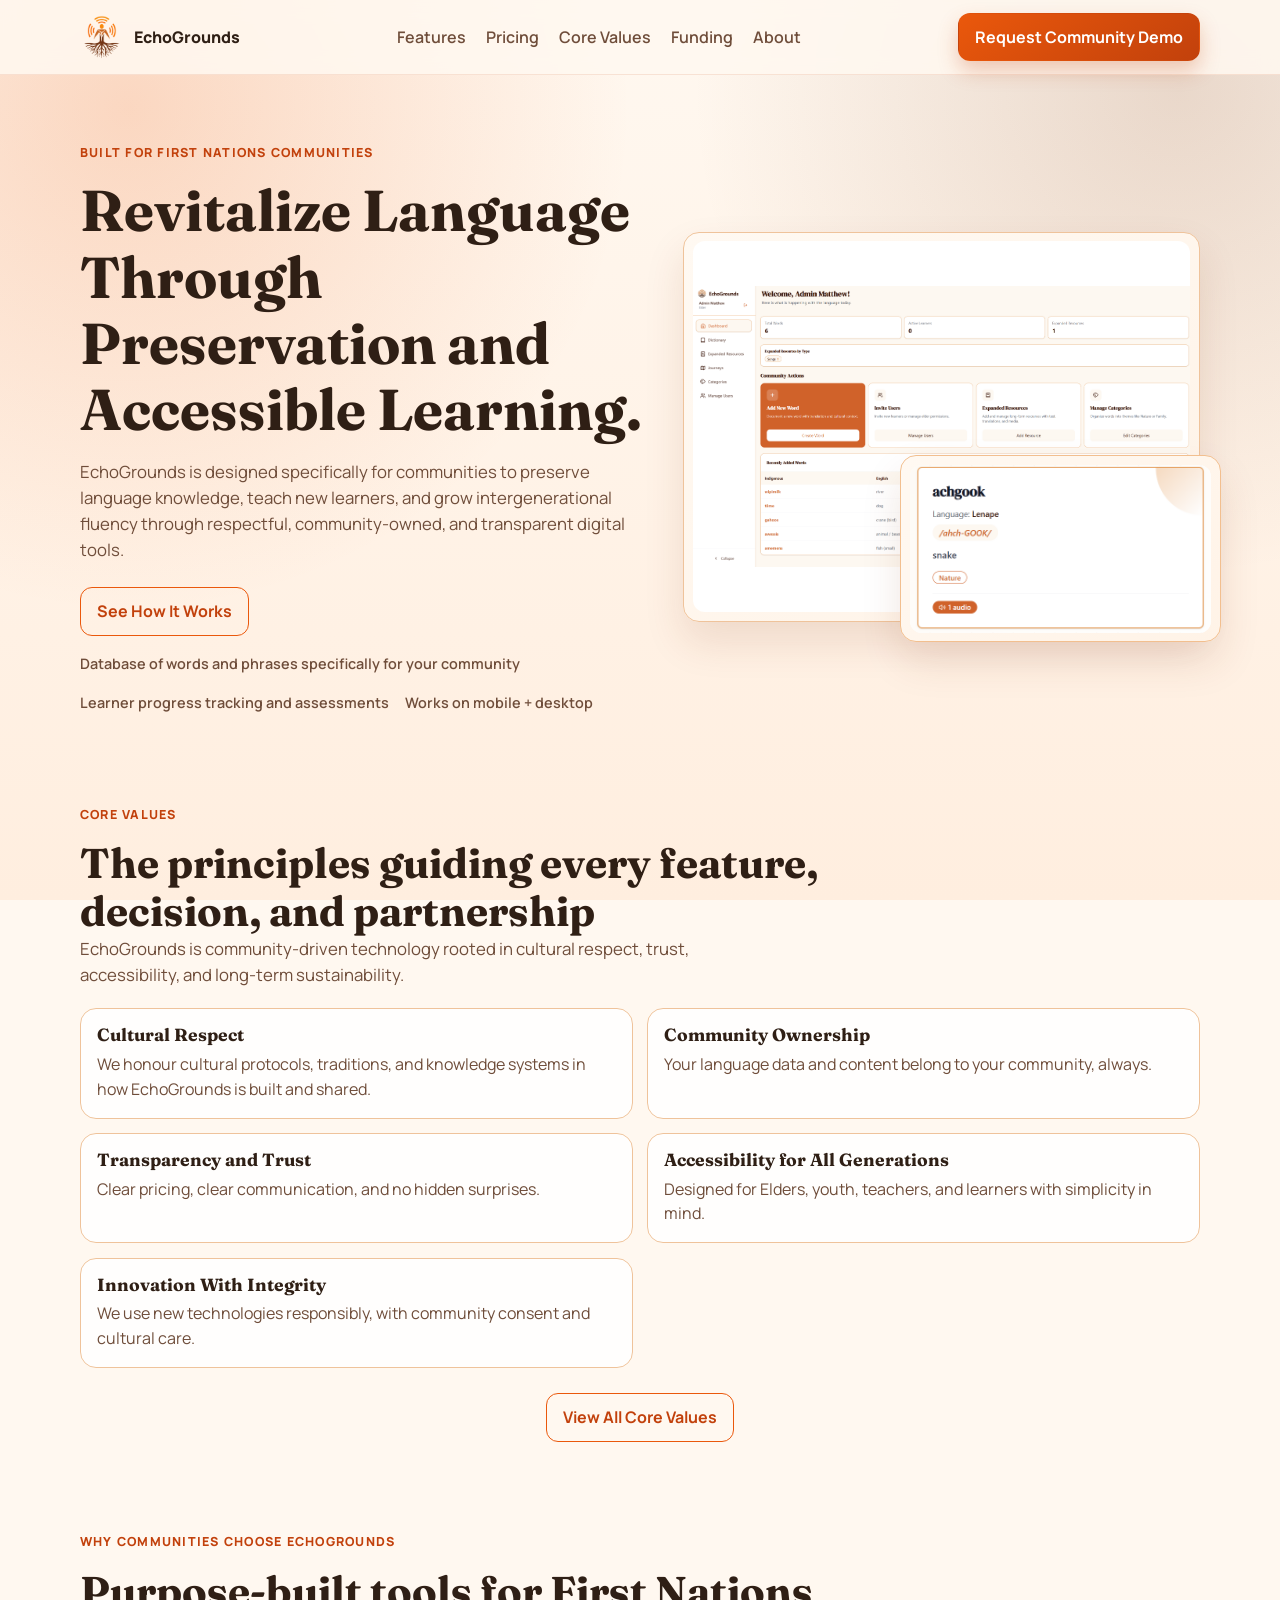
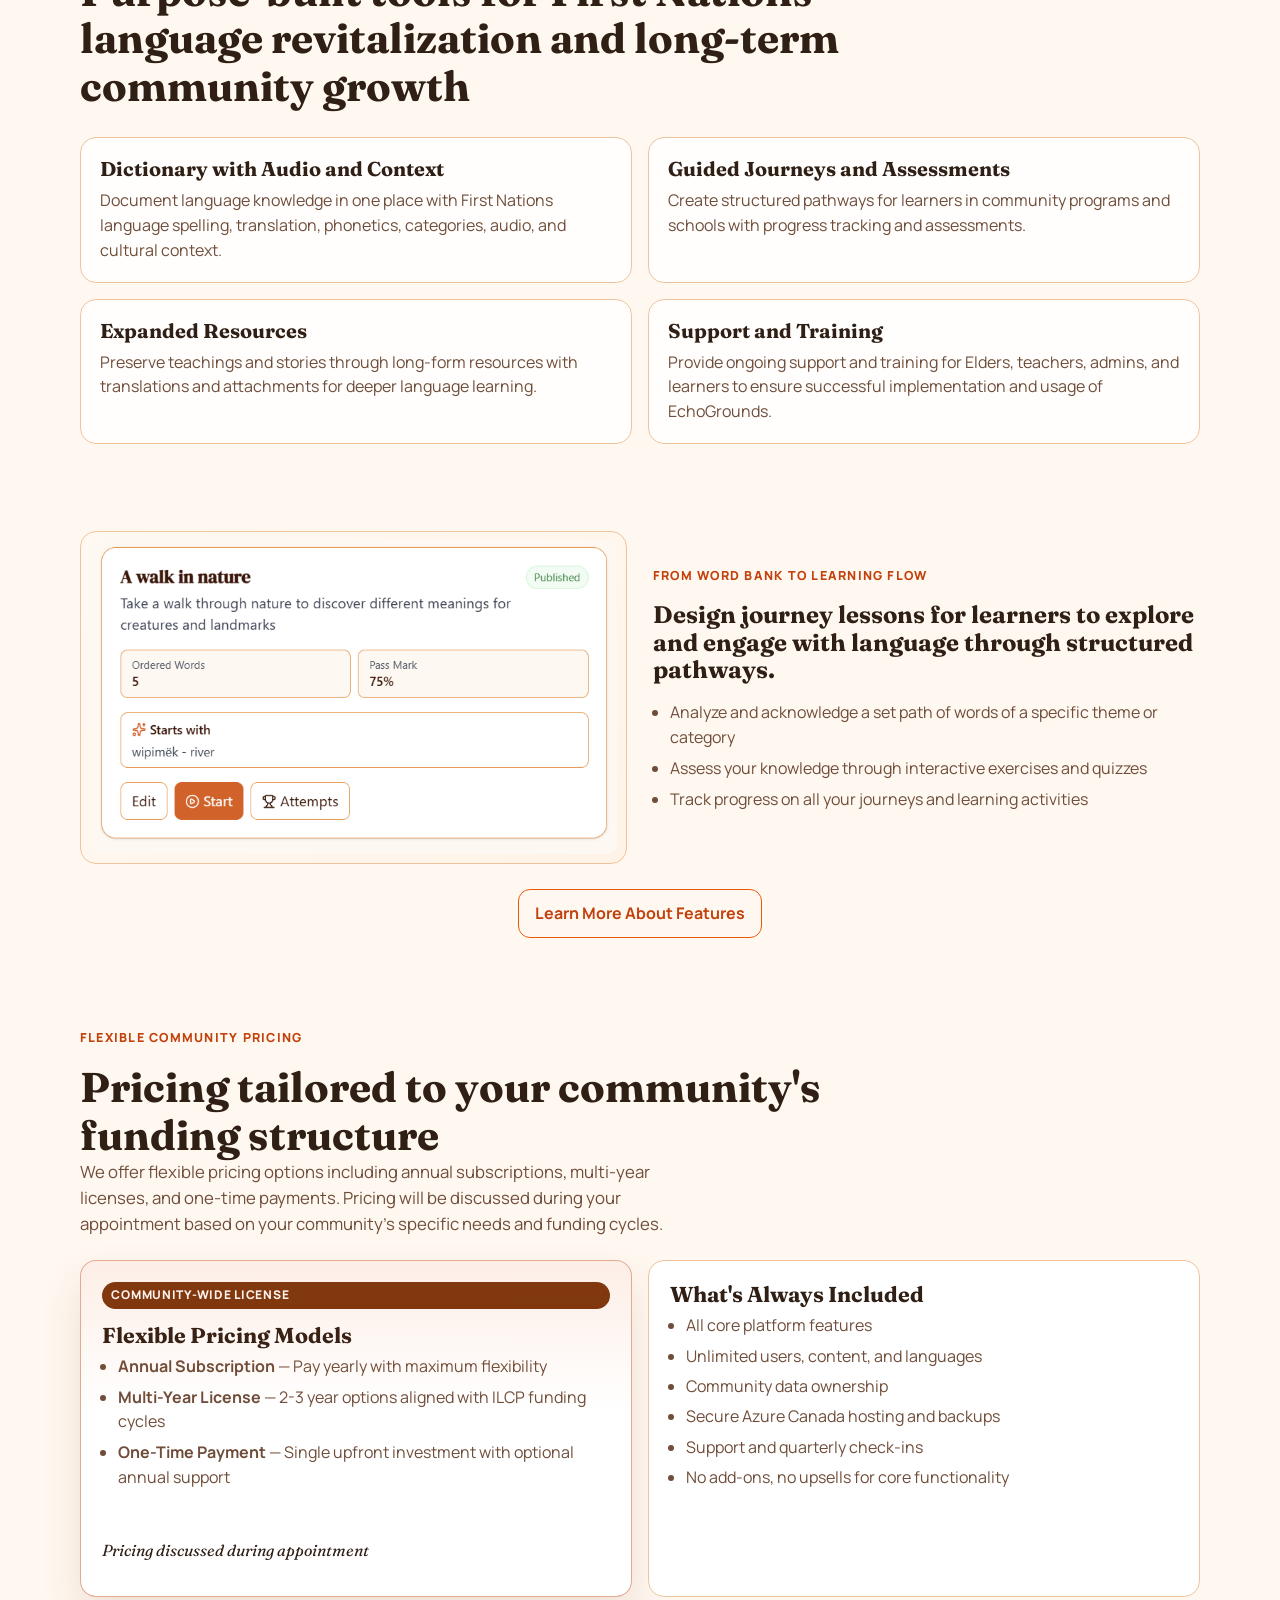
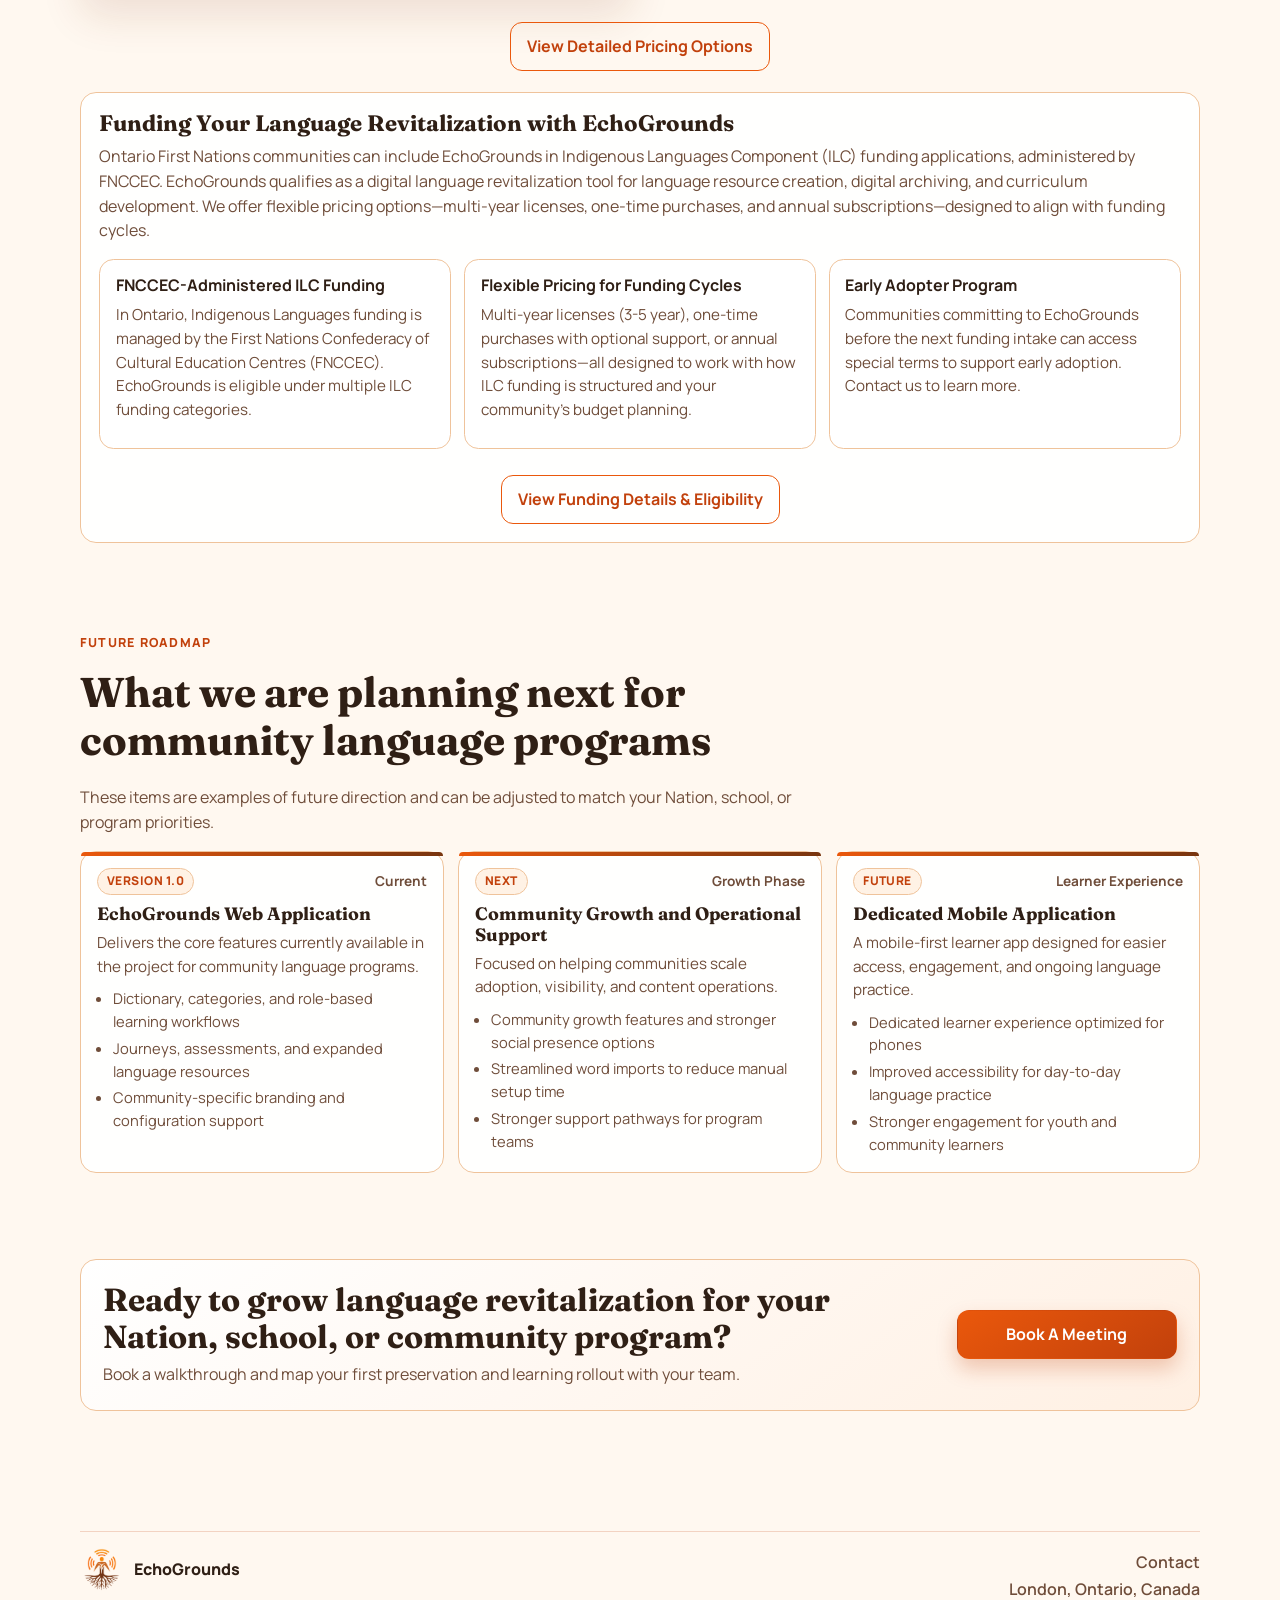
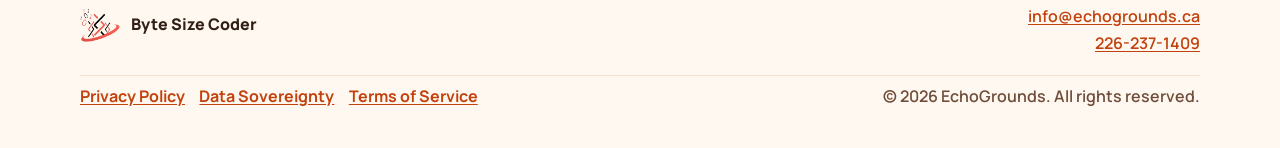
<file: index.html>
<!doctype html>
<html lang="en">
  <head>
    <meta charset="UTF-8" />
    <meta name="viewport" content="width=device-width, initial-scale=1.0" />
    <title>EchoGrounds | Language Revitalization for First Nations Communities</title>
    <meta
      name="description"
      content="EchoGrounds supports First Nations communities, band programs, schools, and community organizations in preserving, teaching, and growing language through practical digital learning tools."
    />
    <link rel="preconnect" href="https://fonts.googleapis.com" />
    <link rel="preconnect" href="https://fonts.gstatic.com" crossorigin />
    <link
      href="https://fonts.googleapis.com/css2?family=Manrope:wght@400;500;600;700;800&family=Fraunces:opsz,wght@9..144,600;9..144,700&display=swap"
      rel="stylesheet"
    />
    <link rel="icon" type="image/png" href="images/eg-logo.png" />
    <link rel="stylesheet" href="styles.css" />
  </head>
  <body>
    <div class="site-bg" aria-hidden="true"></div>

    <header class="nav-wrap">
      <nav class="container nav">
        <a href="#" class="brand" aria-label="EchoGrounds home">
          <img src="images/eg-logo.png" alt="EchoGrounds logo" class="brand-mark" />
          <span>EchoGrounds</span>
        </a>

        <button class="menu-toggle" type="button" aria-expanded="false" aria-controls="mobile-menu">
          Menu
        </button>

        <ul class="nav-links" id="desktop-menu">
          <li><a href="features/">Features</a></li>
          <li><a href="pricing/">Pricing</a></li>
          <li><a href="values/">Core Values</a></li>
          <li><a href="funding/">Funding</a></li>
          <li><a href="about/">About</a></li>
        </ul>

        <div class="nav-cta">
          <a class="btn btn-solid" href="#" data-book-meeting>Request Community Demo</a>
        </div>
      </nav>

      <div class="mobile-menu" id="mobile-menu">
        <a href="features/">Features</a>
        <a href="pricing/">Pricing</a>
        <a href="values/">Core Values</a>
        <a href="funding/">Funding</a>         
        <a href="about/">About</a>        
        <a class="btn btn-solid" href="#" data-book-meeting>Request Community Demo</a>
      </div>
    </header>

    <main>
      <section class="hero container">
        <div class="hero-copy reveal">
          <p class="eyebrow">Built for First Nations Communities</p>
          <h1>Revitalize Language Through Preservation and Accessible Learning.</h1>
          <p class="lead">
            EchoGrounds is designed specifically for communities to preserve language knowledge, teach new learners, and grow intergenerational fluency through respectful, community-owned, and transparent digital tools.
          </p>
          <div class="hero-actions">
            <a class="btn btn-outline" href="#features">See How It Works</a>
          </div>
          <div class="hero-notes">
            <span>Database of words and phrases specifically for your community</span>
            <span>Learner progress tracking and assessments</span>
            <span>Works on mobile + desktop</span>
          </div>
        </div>

        <div class="hero-visual reveal">
          <div class="image-placeholder large has-image">
            <img src="images/eg-dashboard.png" alt="EchoGrounds dashboard" />
          </div>
          <div class="image-placeholder small float-card has-image">
             <img src="images/eg-word.png" alt="EchoGrounds word view" />
          </div>
        </div>
      </section>

      <section class="values-preview container">
        <div class="section-head reveal">
          <p class="eyebrow">Core Values</p>
          <h2>The principles guiding every feature, decision, and partnership</h2>
          <p class="lead">
            EchoGrounds is community-driven technology rooted in cultural respect, trust, accessibility, and long-term sustainability.
          </p>
        </div>

        <div class="values-preview-grid">
          <article class="value-pill-card reveal">
            <h3>Cultural Respect</h3>
            <p>We honour cultural protocols, traditions, and knowledge systems in how EchoGrounds is built and shared.</p>
          </article>
          <article class="value-pill-card reveal">
            <h3>Community Ownership</h3>
            <p>Your language data and content belong to your community, always.</p>
          </article>
          <article class="value-pill-card reveal">
            <h3>Transparency and Trust</h3>
            <p>Clear pricing, clear communication, and no hidden surprises.</p>
          </article>
          <article class="value-pill-card reveal">
            <h3>Accessibility for All Generations</h3>
            <p>Designed for Elders, youth, teachers, and learners with simplicity in mind.</p>
          </article>
          <article class="value-pill-card reveal">
            <h3>Innovation With Integrity</h3>
            <p>We use new technologies responsibly, with community consent and cultural care.</p>
          </article>
        </div>

        <div class="features-cta reveal">
          <a class="btn btn-outline" href="values/">View All Core Values</a>
        </div>
      </section>

      <section id="features" class="features container">
        <div class="section-head reveal">
          <p class="eyebrow">Why Communities Choose EchoGrounds</p>
          <h2>Purpose-built tools for First Nations language revitalization and long-term community growth</h2>
        </div>

        <div class="feature-grid">
          <article class="feature-card reveal">
            <h3>Dictionary with Audio and Context</h3>
            <p>Document language knowledge in one place with First Nations language spelling, translation, phonetics, categories, audio, and cultural context.</p>
          </article>
          <article class="feature-card reveal">
            <h3>Guided Journeys and Assessments</h3>
            <p>Create structured pathways for learners in community programs and schools with progress tracking and assessments.</p>
          </article>
          <article class="feature-card reveal">
            <h3>Expanded Resources</h3>
            <p>Preserve teachings and stories through long-form resources with translations and attachments for deeper language learning.</p>
          </article>
          <article class="feature-card reveal">
            <h3>Support and Training</h3>
            <p>Provide ongoing support and training for Elders, teachers, admins, and learners to ensure successful implementation and usage of EchoGrounds.</p>
          </article>
        </div>
      </section>

      <section id="journeys" class="split container">
        <div class="split-media reveal">
          <div class="image-placeholder medium has-image">
             <img src="images/eg-journey.png" alt="EchoGrounds journey builder" />
          </div>
        </div>
        <div class="split-copy reveal">
          <p class="eyebrow">From Word Bank to Learning Flow</p>
          <h2>Design journey lessons for learners to explore and engage with language through structured pathways.</h2>
          <ul>
            <li>Analyze and acknowledge a set path of words of a specific theme or category</li>
            <li>Assess your knowledge through interactive exercises and quizzes</li>
            <li>Track progress on all your journeys and learning activities</li>
          </ul>
        </div>
      </section>

           <div class="features-cta reveal">
          <a class="btn btn-outline" href="features/">Learn More About Features</a>
        </div>

      <section id="pricing" class="pricing container">
        <div class="section-head reveal">
          <p class="eyebrow">Flexible Community Pricing</p>
          <h2>Pricing tailored to your community's funding structure</h2>
          <p class="lead">
            We offer flexible pricing options including annual subscriptions, multi-year licenses, and one-time payments. Pricing will be discussed during your appointment based on your community's specific needs and funding cycles.
          </p>
        </div>

        <div class="pricing-grid">
          <article class="price-card featured reveal">
            <span class="chip">Community-Wide License</span>
            <h3>Flexible Pricing Models</h3>
            <ul>
              <li><strong>Annual Subscription</strong> — Pay yearly with maximum flexibility</li>
              <li><strong>Multi-Year License</strong> — 2-3 year options aligned with ILCP funding cycles</li>
              <li><strong>One-Time Payment</strong> — Single upfront investment with optional annual support</li>
            </ul>
            <p class="price" style="margin-top: 1.5rem;">
              <em>Pricing discussed during appointment</em>
            </p>
          </article>

          <article class="price-card reveal">
            <h3>What's Always Included</h3>
            <ul>
              <li>All core platform features</li>
              <li>Unlimited users, content, and languages</li>
              <li>Community data ownership</li>
              <li>Secure Azure Canada hosting and backups</li>
              <li>Support and quarterly check-ins</li>
              <li>No add-ons, no upsells for core functionality</li>
            </ul>
          </article>
        </div>

        <div class="features-cta reveal">
          <a class="btn btn-outline" href="pricing/">View Detailed Pricing Options</a>
        </div>

        <div class="funding-panel reveal">
          <h3>Funding Your Language Revitalization with EchoGrounds</h3>
          <p>
            Ontario First Nations communities can include EchoGrounds in Indigenous Languages Component (ILC) funding applications, administered by FNCCEC.
            EchoGrounds qualifies as a digital language revitalization tool for language resource creation, digital archiving, and curriculum development.
            We offer flexible pricing options—multi-year licenses, one-time purchases, and annual subscriptions—designed to align with funding cycles.
          </p>

          <div class="funding-grid">
            <article class="funding-card">
              <h4>FNCCEC-Administered ILC Funding</h4>
              <p>In Ontario, Indigenous Languages funding is managed by the First Nations Confederacy of Cultural Education Centres (FNCCEC). EchoGrounds is eligible under multiple ILC funding categories.</p>
            </article>

            <article class="funding-card">
              <h4>Flexible Pricing for Funding Cycles</h4>
              <p>Multi-year licenses (3-5 year), one-time purchases with optional support, or annual subscriptions—all designed to work with how ILC funding is structured and your community's budget planning.</p>
            </article>

            <article class="funding-card">
              <h4>Early Adopter Program</h4>
              <p>Communities committing to EchoGrounds before the next funding intake can access special terms to support early adoption. Contact us to learn more.</p>
            </article>
          </div>

          <div class="features-cta">
            <a class="btn btn-outline" href="funding/">View Funding Details & Eligibility</a>
          </div>
        </div>
      </section>

      <section id="roadmap" class="roadmap container reveal">
        <div class="section-head">
          <p class="eyebrow">Future Roadmap</p>
          <h2>What we are planning next for community language programs</h2>
        </div>
        <p class="roadmap-intro">
          These items are examples of future direction and can be adjusted to match your Nation, school, or program priorities.
        </p>
        <div id="roadmap-list" class="roadmap-grid"></div>
      </section>

      <section class="cta container reveal">
        <div>
          <h2>Ready to grow language revitalization for your Nation, school, or community program?</h2>
          <p>Book a walkthrough and map your first preservation and learning rollout with your team.</p>
        </div>
        <a class="btn btn-solid" href="#" data-book-meeting>Book A Meeting</a>
      </section>
    </main>

    <div
      class="booking-modal"
      id="booking-modal"
      role="dialog"
      aria-modal="true"
      aria-hidden="true"
      aria-labelledby="booking-modal-title"
    >
      <button class="booking-modal__backdrop" type="button" aria-label="Close booking modal" data-booking-close></button>

      <div class="booking-modal__panel" role="document">
        <div class="booking-modal__head">
          <h2 id="booking-modal-title">Book A Meeting</h2>
          <button class="booking-modal__close" type="button" aria-label="Close" data-booking-close>
            Close
          </button>
        </div>

        <p class="booking-modal__intro">
          Pick a time that works for you, then complete the booking form to confirm your appointment.
        </p>

        <div class="booking-embed-grid">
          <section class="booking-embed-card booking-embed-card--availability">
            <h3>Availability</h3>
            <div class="booking-embed-frame-wrap">
              <iframe
                src="https://calendar.zohocloud.ca/zc/ui/embed/#calendar=zz08011230bc2e064a640a241062b5502e98fea48b4d63475bae48bad9fea0e6e7571a38672d709fa920150eb56b5e31984eaf9a97&title=matthew&type=1&language=en&timezone=America%2FToronto&showTitle=0&showTimezone=1&startingDayOfWeek=0&timeFormat=0&view=work&showDetail=0&theme=1&showAttendee=0&showSwitchingViews=0&expandAllday=0&eventColorType=light&hourStart=9&hourEnd=18&showLogo=0"
                title="matthew"
                loading="lazy"
                frameborder="0"
                scrolling="no"
              ></iframe>
            </div>
          </section>

          <section class="booking-embed-card booking-embed-card--appointment">
            <h3>Appointment Request</h3>
            <div class="booking-embed-frame-wrap">
              <iframe
                src="https://calendar.zohocloud.ca/eventreqForm/zz08011230bc2e064a640a241062b5502e98fea48b4d63475bae48bad9fea0e6e7571a38672d709fa920150eb56b5e31984eaf9a97?theme=0&l=en&tz=America/Toronto"
                title="Schedule appointment for matthew"
                loading="lazy"
                frameborder="0"
                scrolling="no"
              ></iframe>
            </div>
          </section>
        </div>
      </div>
    </div>

    <footer class="footer container">
      <div class="footer-main">
        <div class="footer-brand">
            <a href="#" class="brand">
            <img src="images/eg-logo.png" alt="EchoGrounds logo" class="brand-mark" />
            <span>EchoGrounds</span>
        
            </a>
            <a href="https://bytesizecoder.ca/" class="brand">
                <img src="images/bsc-logo-icon.png" alt="Byte Size Coder logo" width="40"/>
                <span>Byte Size Coder</span>
            </a>
        </div>
            

        <div class="footer-contact">
          <p class="footer-heading">Contact</p>
          <p>London, Ontario, Canada</p>
          <p><a href="mailto:info@echogrounds.ca">info@echogrounds.ca</a></p>
          <p><a href="tel:+12262371409">226-237-1409</a></p>
        </div>
      </div>

      <div class="footer-meta">
        <div class="footer-legal">
          <a href="https://workdrive.zohopublic.ca/writer/open/j1asa7d765d1eefdf4cc7bab86d0ece220686" target="_blank">Privacy Policy</a>
          <a href="https://workdrive.zohopublic.ca/writer/open/j1asa708bfcce7c444342aa283cc8c74a929b" target="_blank">Data Sovereignty</a>
          <a href="https://workdrive.zohopublic.ca/writer/open/j1asa41634dd5829e4482af4dd826d3c389b3" target="_blank">Terms of Service</a>
        </div>
        <p>© <span id="year"></span> EchoGrounds. All rights reserved.</p>
      </div>
    </footer>

    <script src="script.js"></script>
  </body>
</html>
</file>
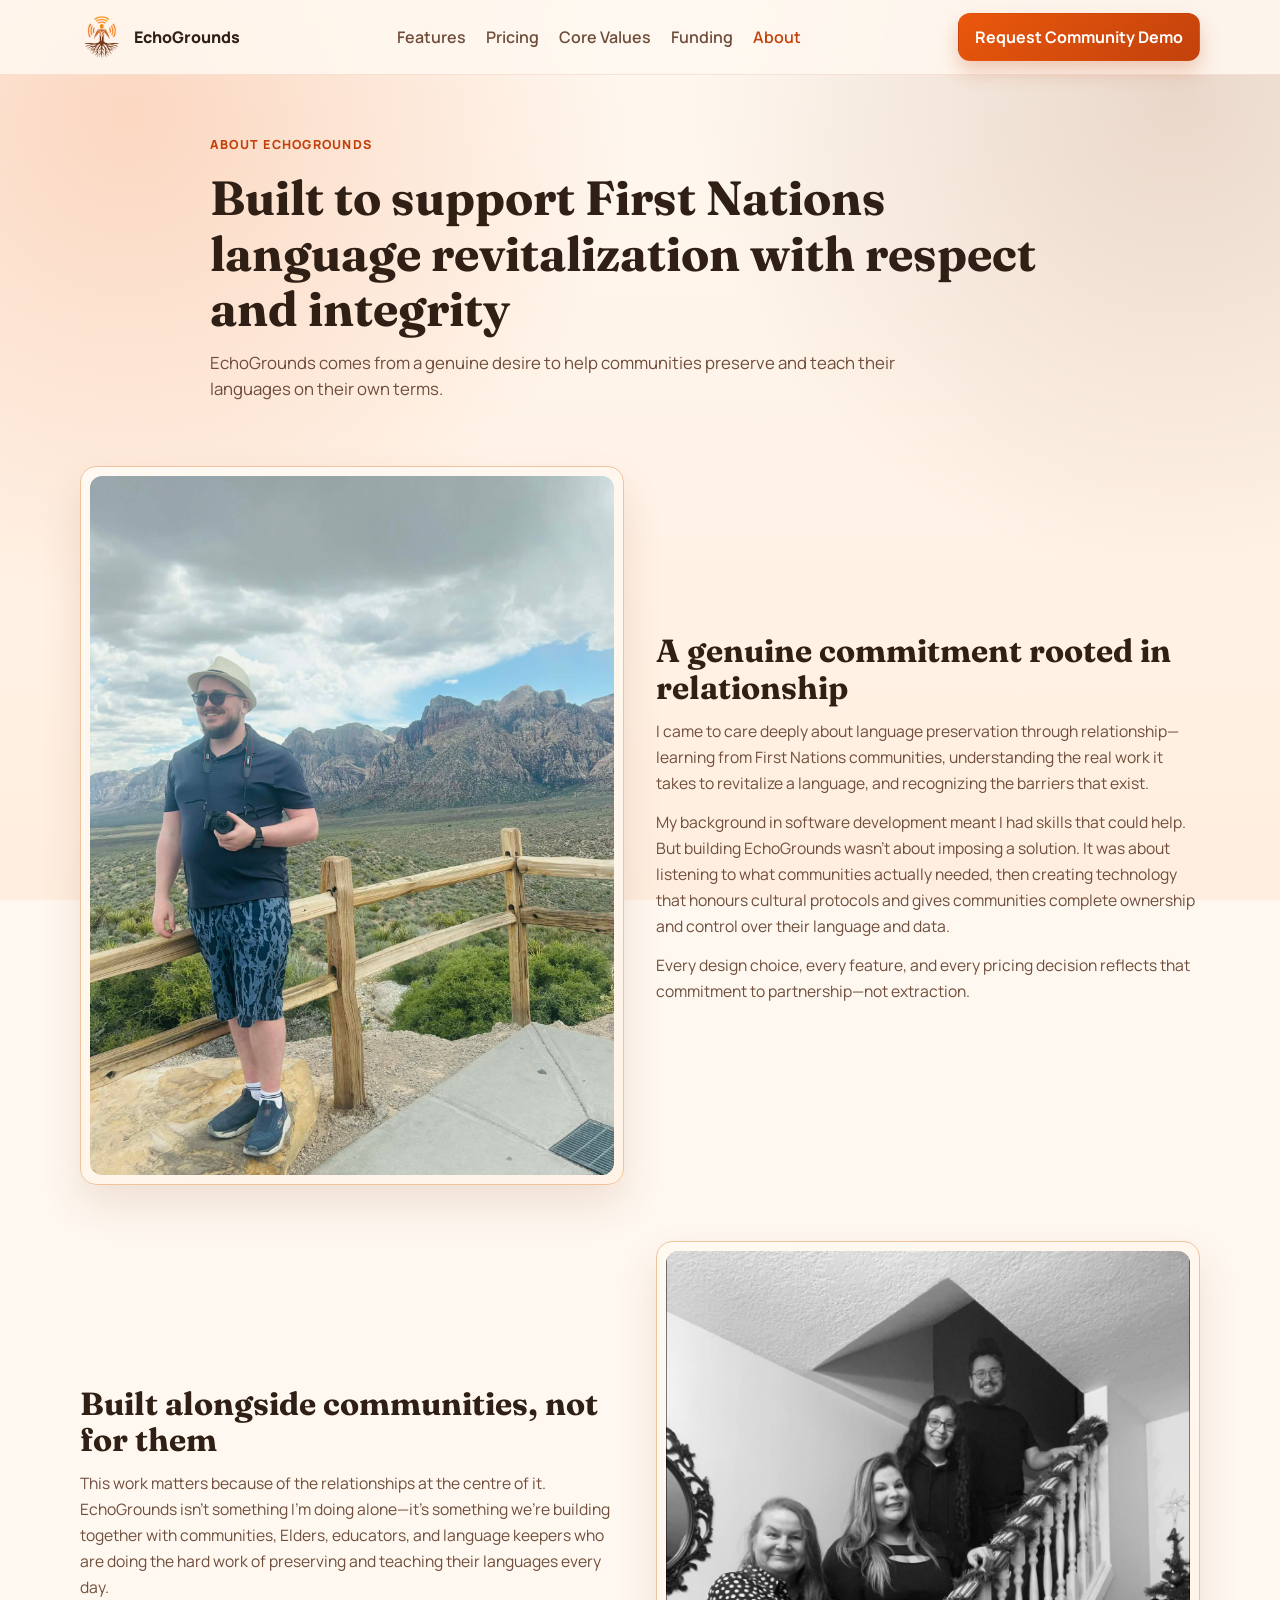
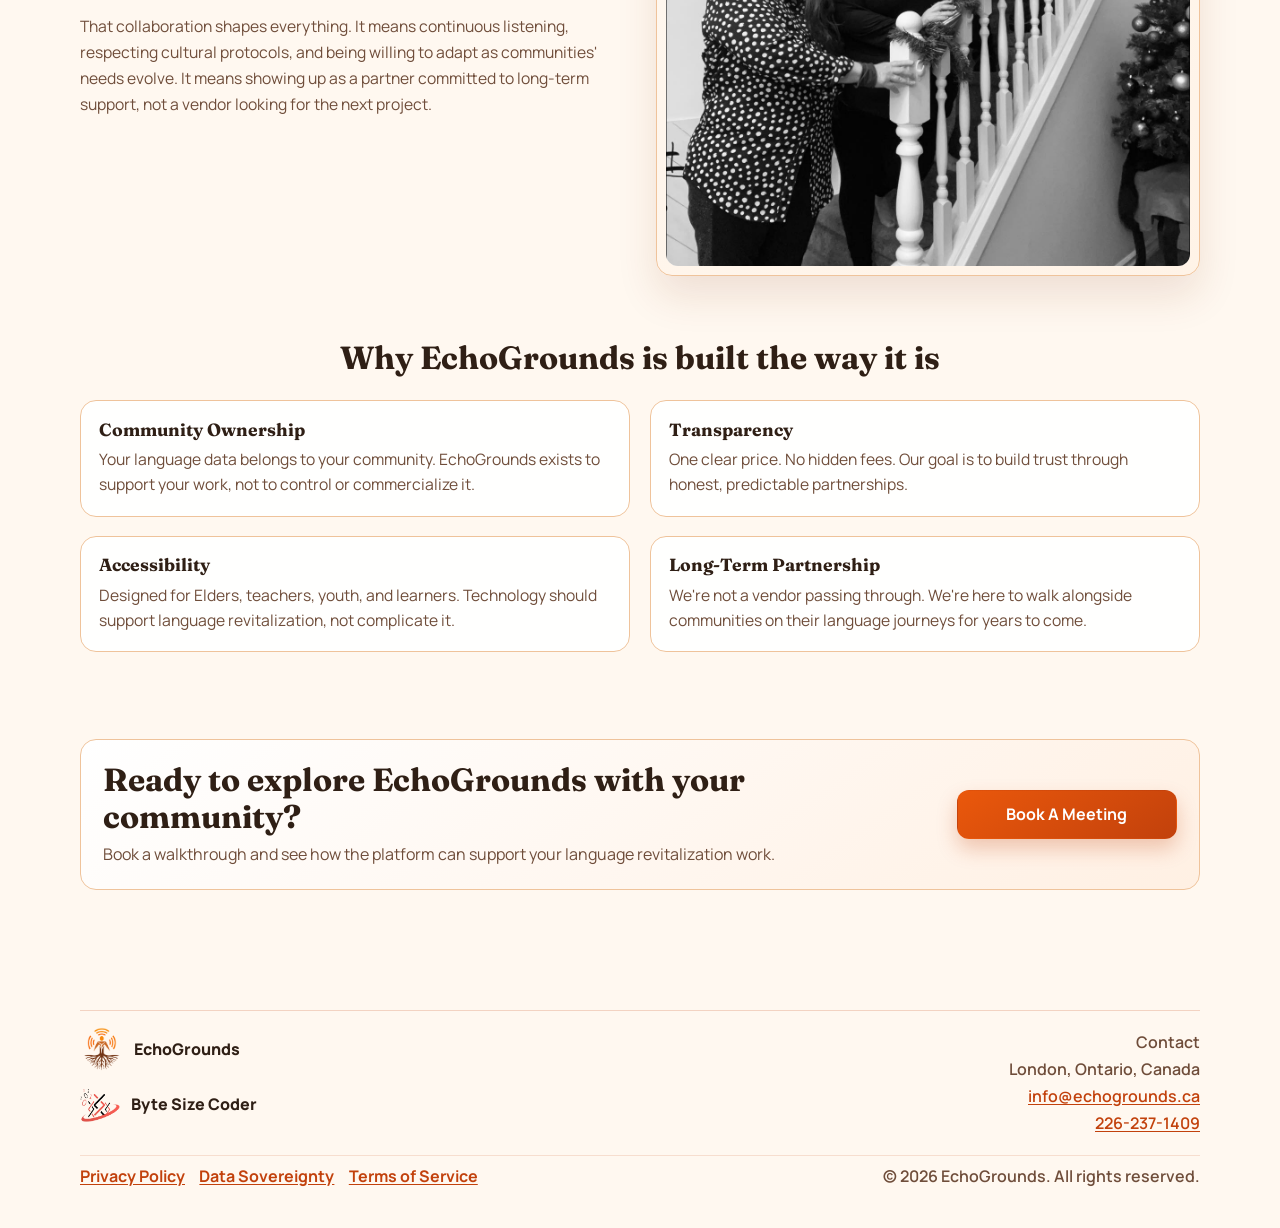
<file: about/index.html>
<!doctype html>
<html lang="en">
  <head>
    <meta charset="UTF-8" />
    <meta name="viewport" content="width=device-width, initial-scale=1.0" />
    <title>About | EchoGrounds</title>
    <meta
      name="description"
      content="Learn about Matthew, the creator of EchoGrounds, and the journey from game development to building tools for First Nations language revitalization."
    />
    <link rel="preconnect" href="https://fonts.googleapis.com" />
    <link rel="preconnect" href="https://fonts.gstatic.com" crossorigin />
    <link
      href="https://fonts.googleapis.com/css2?family=Manrope:wght@400;500;600;700;800&family=Fraunces:opsz,wght@9..144,600;9..144,700&display=swap"
      rel="stylesheet"
    />
    <link rel="icon" type="image/png" href="../images/eg-logo.png" />
    <link rel="stylesheet" href="../styles.css" />
  </head>
  <body>
    <div class="site-bg" aria-hidden="true"></div>

    <header class="nav-wrap">
      <nav class="container nav">
        <a href="../" class="brand" aria-label="EchoGrounds home">
          <img src="../images/eg-logo.png" alt="EchoGrounds logo" class="brand-mark" />
          <span>EchoGrounds</span>
        </a>

        <button class="menu-toggle" type="button" aria-expanded="false" aria-controls="mobile-menu">
          Menu
        </button>

        <ul class="nav-links" id="desktop-menu">
          <li><a href="../features/">Features</a></li>
          <li><a href="../pricing/">Pricing</a></li>
          <li><a href="../values/">Core Values</a></li>
          <li><a href="../funding/">Funding</a></li>
          <li><a href="../about/" class="nav-active">About</a></li>
        </ul>

        <div class="nav-cta">
          <a class="btn btn-solid" href="#" data-book-meeting>Request Community Demo</a>
        </div>
      </nav>

      <div class="mobile-menu" id="mobile-menu">
        <a href="../features/">Features</a>
        <a href="../pricing/">Pricing</a>
        <a href="../values/">Core Values</a>
        <a href="../funding/">Funding</a>
        <a href="../about/" class="nav-active">About</a>
        <a class="btn btn-solid" href="#" data-book-meeting>Request Community Demo</a>
      </div>
    </header>

    <main>
      <section class="about-hero container reveal">
        <p class="eyebrow">About EchoGrounds</p>
        <h1>Built to support First Nations language revitalization with respect and integrity</h1>
        <p class="lead">
          EchoGrounds comes from a genuine desire to help communities preserve and teach their languages on their own terms.
        </p>
      </section>

      <!-- Story and Motivation -->
      <section class="about-section container">
        <div class="about-image-wrap reveal">
          <div class="image-placeholder about-img has-image">
            <img src="../images/me.jpg" alt="Motivation and inspiration" />
          </div>
        </div>
        <div class="about-copy reveal">
          <h2>A genuine commitment rooted in relationship</h2>
          <p>
            I came to care deeply about language preservation through relationship—learning from First Nations communities, understanding the real work it takes to revitalize a language, and recognizing the barriers that exist.
          </p>
          <p>
            My background in software development meant I had skills that could help. But building EchoGrounds wasn't about imposing a solution. It was about listening to what communities actually needed, then creating technology that honours cultural protocols and gives communities complete ownership and control over their language and data.
          </p>
          <p>
            Every design choice, every feature, and every pricing decision reflects that commitment to partnership—not extraction.
          </p>
        </div>
      </section>

      <!-- Partnership Section -->
      <section class="about-section container about-section--flip">
        <div class="about-image-wrap reveal">
          <div class="image-placeholder about-img has-image">
            <img src="../images/family.jpg" alt="Partnership and shared commitment" />
          </div>
        </div>
        <div class="about-copy reveal">
          <h2>Built alongside communities, not for them</h2>
          <p>
            This work matters because of the relationships at the centre of it. EchoGrounds isn't something I'm doing alone—it's something we're building together with communities, Elders, educators, and language keepers who are doing the hard work of preserving and teaching their languages every day.
          </p>
          <p>
            That collaboration shapes everything. It means continuous listening, respecting cultural protocols, and being willing to adapt as communities' needs evolve. It means showing up as a partner committed to long-term support, not a vendor looking for the next project.
          </p>
        </div>
      </section>

      <!-- Core Values Driving the Product -->
      <section class="about-values-focus container reveal">
        <h2>Why EchoGrounds is built the way it is</h2>
        <div class="about-values-grid">
          <article class="about-value-item">
            <h3>Community Ownership</h3>
            <p>
              Your language data belongs to your community. EchoGrounds exists to support your work, not to control or commercialize it.
            </p>
          </article>
          <article class="about-value-item">
            <h3>Transparency</h3>
            <p>
              One clear price. No hidden fees. Our goal is to build trust through honest, predictable partnerships.
            </p>
          </article>
          <article class="about-value-item">
            <h3>Accessibility</h3>
            <p>
              Designed for Elders, teachers, youth, and learners. Technology should support language revitalization, not complicate it.
            </p>
          </article>
          <article class="about-value-item">
            <h3>Long-Term Partnership</h3>
            <p>
              We're not a vendor passing through. We're here to walk alongside communities on their language journeys for years to come.
            </p>
          </article>
        </div>
      </section>

      <section class="cta container reveal">
        <div>
          <h2>Ready to explore EchoGrounds with your community?</h2>
          <p>Book a walkthrough and see how the platform can support your language revitalization work.</p>
        </div>
        <a class="btn btn-solid" href="#" data-book-meeting>Book A Meeting</a>
      </section>
    </main>

    <div
      class="booking-modal"
      id="booking-modal"
      role="dialog"
      aria-modal="true"
      aria-hidden="true"
      aria-labelledby="booking-modal-title"
    >
      <button class="booking-modal__backdrop" type="button" aria-label="Close booking modal" data-booking-close></button>

      <div class="booking-modal__panel" role="document">
        <div class="booking-modal__head">
          <h2 id="booking-modal-title">Book A Meeting</h2>
          <button class="booking-modal__close" type="button" aria-label="Close" data-booking-close>
            Close
          </button>
        </div>

        <p class="booking-modal__intro">
          Pick a time that works for you, then complete the booking form to confirm your appointment.
        </p>

        <div class="booking-embed-grid">
          <section class="booking-embed-card booking-embed-card--availability">
            <h3>Availability</h3>
            <div class="booking-embed-frame-wrap">
              <iframe
                src="https://calendar.zohocloud.ca/zc/ui/embed/#calendar=zz08011230bc2e064a640a241062b5502e98fea48b4d63475bae48bad9fea0e6e7571a38672d709fa920150eb56b5e31984eaf9a97&title=matthew&type=1&language=en&timezone=America%2FToronto&showTitle=0&showTimezone=1&startingDayOfWeek=0&timeFormat=0&view=work&showDetail=0&theme=1&showAttendee=0&showSwitchingViews=0&expandAllday=0&eventColorType=light&hourStart=9&hourEnd=18&showLogo=0"
                title="matthew"
                loading="lazy"
                frameborder="0"
                scrolling="no"
              ></iframe>
            </div>
          </section>

          <section class="booking-embed-card booking-embed-card--appointment">
            <h3>Appointment Request</h3>
            <div class="booking-embed-frame-wrap">
              <iframe
                src="https://calendar.zohocloud.ca/eventreqForm/zz08011230bc2e064a640a241062b5502e98fea48b4d63475bae48bad9fea0e6e7571a38672d709fa920150eb56b5e31984eaf9a97?theme=0&l=en&tz=America/Toronto"
                title="Schedule appointment for matthew"
                loading="lazy"
                frameborder="0"
                scrolling="no"
              ></iframe>
            </div>
          </section>
        </div>
      </div>
    </div>

    <footer class="footer container">
      <div class="footer-main">
        <div class="footer-brand">
          <a href="../" class="brand">
            <img src="../images/eg-logo.png" alt="EchoGrounds logo" class="brand-mark" />
            <span>EchoGrounds</span>
          </a>
          <a href="https://bytesizecoder.ca/" class="brand">
            <img src="../images/bsc-logo-icon.png" alt="Byte Size Coder logo" width="40" />
            <span>Byte Size Coder</span>
          </a>
        </div>

        <div class="footer-contact">
          <p class="footer-heading">Contact</p>
          <p>London, Ontario, Canada</p>
          <p><a href="mailto:info@echogrounds.ca">info@echogrounds.ca</a></p>
          <p><a href="tel:+12262371409">226-237-1409</a></p>
        </div>
      </div>

      <div class="footer-meta">
        <div class="footer-legal">
          <a href="https://workdrive.zohopublic.ca/writer/open/j1asa7d765d1eefdf4cc7bab86d0ece220686" target="_blank">Privacy Policy</a>
          <a href="https://workdrive.zohopublic.ca/writer/open/j1asa708bfcce7c444342aa283cc8c74a929b" target="_blank">Data Sovereignty</a>
          <a href="https://workdrive.zohopublic.ca/writer/open/j1asa41634dd5829e4482af4dd826d3c389b3" target="_blank">Terms of Service</a>
        </div>
        <p>© <span id="year"></span> EchoGrounds. All rights reserved.</p>
      </div>
    </footer>

    <script src="../script.js"></script>
  </body>
</html>
</file>
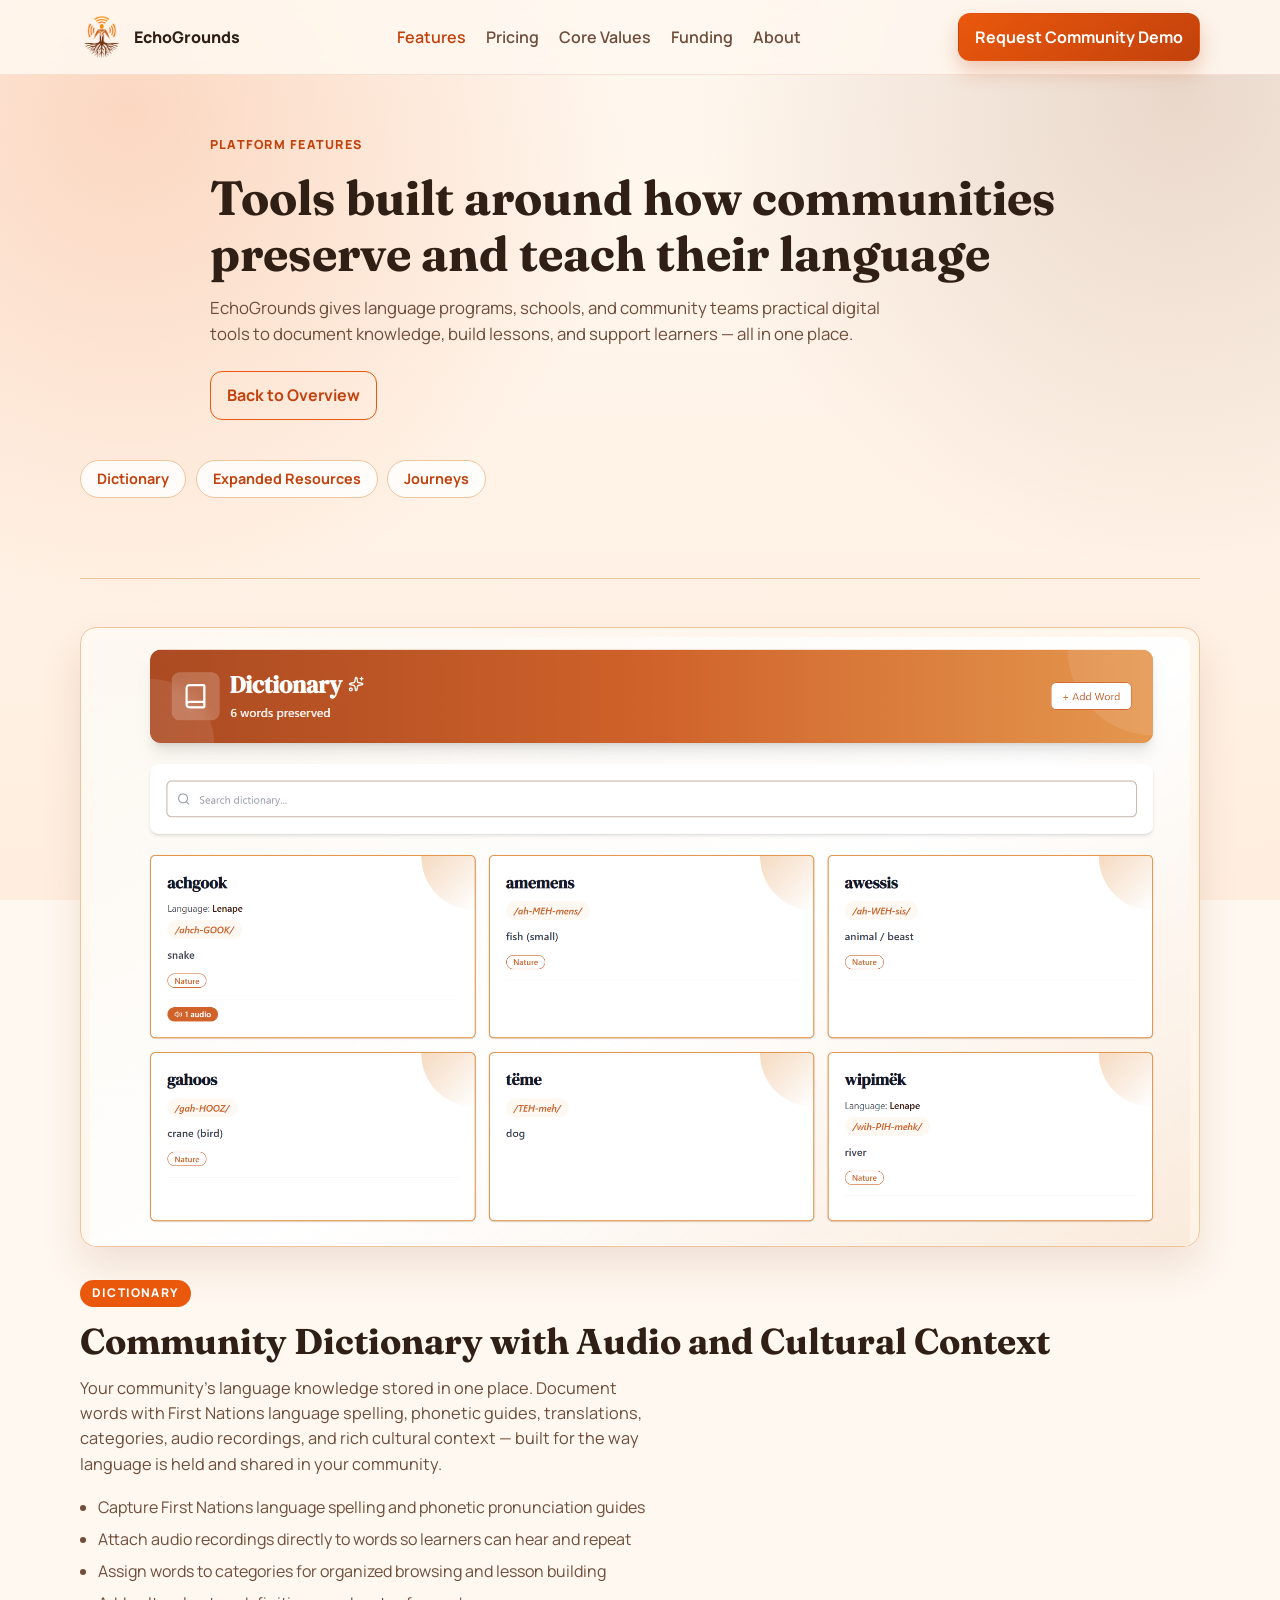
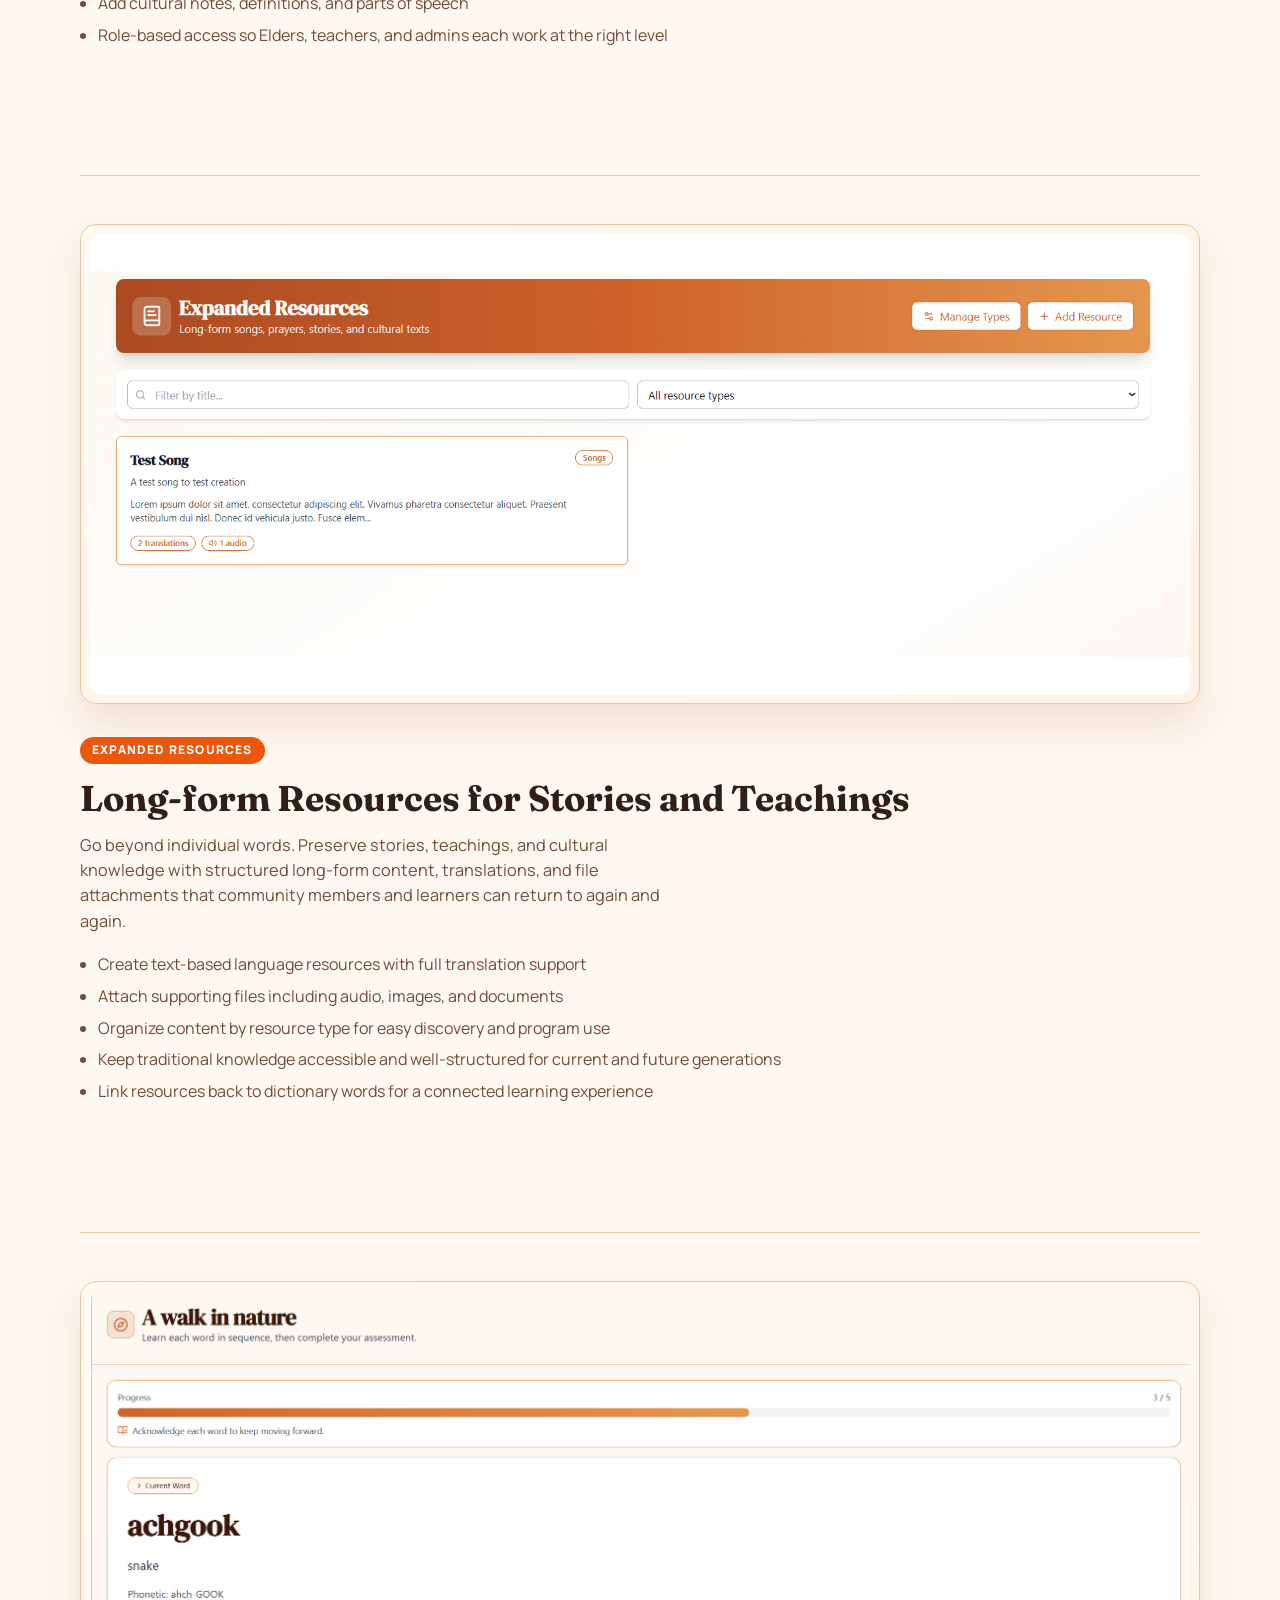
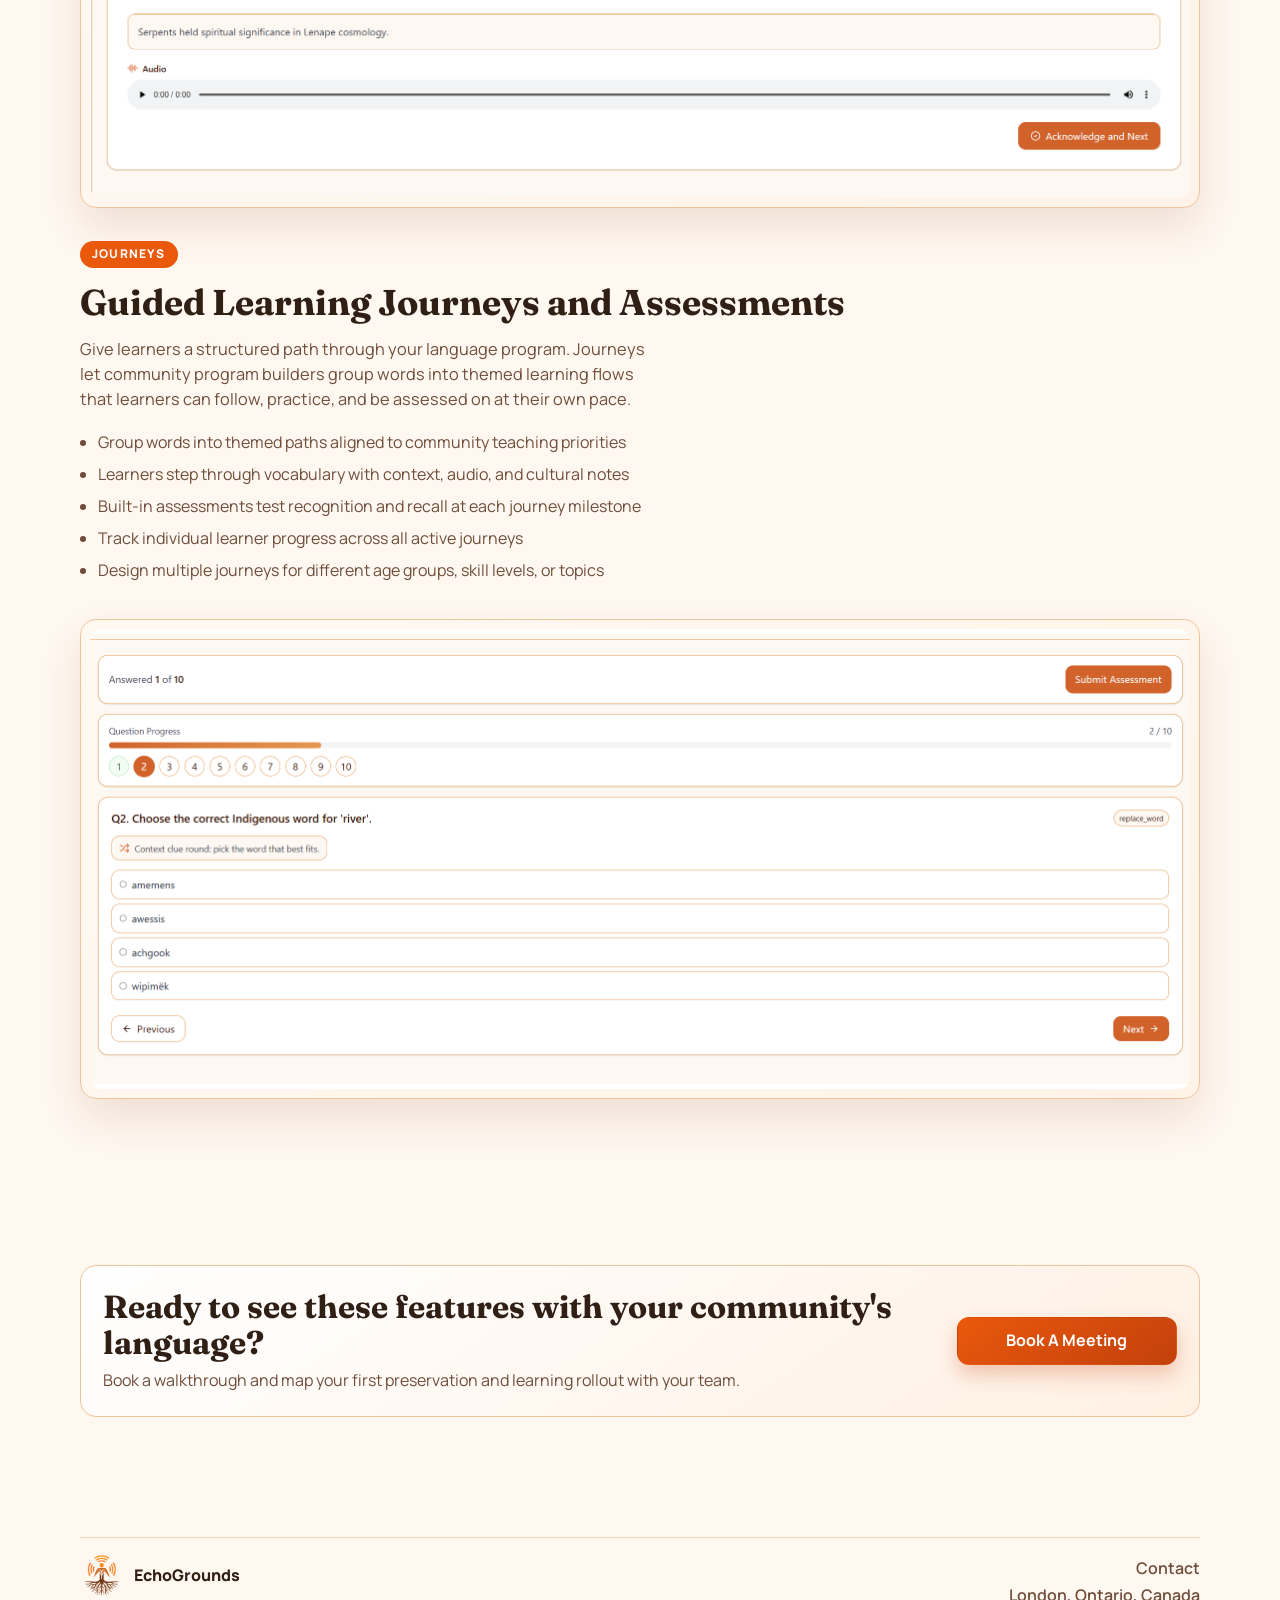
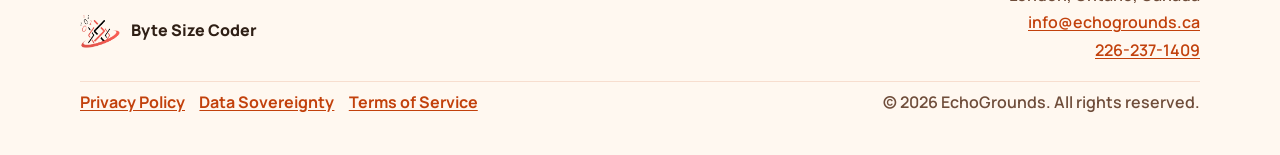
<file: features/index.html>
<!doctype html>
<html lang="en">
  <head>
    <meta charset="UTF-8" />
    <meta name="viewport" content="width=device-width, initial-scale=1.0" />
    <title>Features | EchoGrounds</title>
    <meta
      name="description"
      content="Explore how EchoGrounds supports First Nations communities with a community dictionary, expanded language resources, and guided learning journeys."
    />
    <link rel="preconnect" href="https://fonts.googleapis.com" />
    <link rel="preconnect" href="https://fonts.gstatic.com" crossorigin />
    <link
      href="https://fonts.googleapis.com/css2?family=Manrope:wght@400;500;600;700;800&family=Fraunces:opsz,wght@9..144,600;9..144,700&display=swap"
      rel="stylesheet"
    />
    <link rel="stylesheet" href="../styles.css" />
    <link rel="icon" type="image/png" href="../images/eg-logo.png" />
  </head>
  <body>
    <div class="site-bg" aria-hidden="true"></div>

    <header class="nav-wrap">
      <nav class="container nav">
        <a href="../" class="brand" aria-label="EchoGrounds home">
          <img src="../images/eg-logo.png" alt="EchoGrounds logo" class="brand-mark" />
          <span>EchoGrounds</span>
        </a>

        <button class="menu-toggle" type="button" aria-expanded="false" aria-controls="mobile-menu">
          Menu
        </button>

        <ul class="nav-links" id="desktop-menu">
          <li><a href="../#features" class="nav-active">Features</a></li>
          <li><a href="../pricing/">Pricing</a></li>
          <li><a href="../values/">Core Values</a></li>
          <li><a href="../funding/">Funding</a></li>
          <li><a href="../about/">About</a></li>
        </ul>

        <div class="nav-cta">
          <a class="btn btn-solid" href="../#pricing">Request Community Demo</a>
        </div>
      </nav>

      <div class="mobile-menu" id="mobile-menu">
        <a href="../#features" class="nav-active">Features</a>
        <a href="../pricing/">Pricing</a>
        <a href="../values/">Core Values</a>
        <a href="../funding/">Funding</a>         <a href="../about/">About</a>        <a class="btn btn-solid" href="../#pricing">Request Community Demo</a>
      </div>
    </header>

    <main>

      <section class="feature-page-hero container reveal">
        <p class="eyebrow">Platform Features</p>
        <h1>Tools built around how communities preserve and teach their language</h1>
        <p class="lead">
          EchoGrounds gives language programs, schools, and community teams practical digital tools to document knowledge, build lessons, and support learners — all in one place.
        </p>
        <a class="btn btn-outline" href="../">Back to Overview</a>
      </section>

      <!-- Feature Nav Pills -->
      <nav class="feature-nav container reveal" aria-label="Jump to feature">
        <a href="#dictionary" class="feature-pill">Dictionary</a>
        <a href="#expanded-resources" class="feature-pill">Expanded Resources</a>
        <a href="#journeys" class="feature-pill">Journeys</a>
      </nav>

      <!-- ── Dictionary ────────────────────────────────────────────── -->
      <section id="dictionary" class="feature-section container">
        <div class="feature-image-wrap reveal">
          <div class="image-placeholder feature-img has-image">
            <img src="../images/eg-dictionary.png" alt="EchoGrounds Dictionary Screenshot" />
          </div>
        </div>
        <div class="feature-copy reveal">
          <span class="feature-tag">Dictionary</span>
          <h2>Community Dictionary with Audio and Cultural Context</h2>
          <p>
            Your community's language knowledge stored in one place. Document words with First Nations language spelling, phonetic guides, translations, categories, audio recordings, and rich cultural context — built for the way language is held and shared in your community.
          </p>
          <ul>
            <li>Capture First Nations language spelling and phonetic pronunciation guides</li>
            <li>Attach audio recordings directly to words so learners can hear and repeat</li>
            <li>Assign words to categories for organized browsing and lesson building</li>
            <li>Add cultural notes, definitions, and parts of speech</li>
            <li>Role-based access so Elders, teachers, and admins each work at the right level</li>
          </ul>
        </div>
      </section>

      <!-- ── Expanded Resources ────────────────────────────────────── -->
      <section id="expanded-resources" class="feature-section container">
        <div class="feature-image-wrap reveal">
          <div class="image-placeholder feature-img has-image">
            <img src="../images/eg-expanded-resources.png" alt="EchoGrounds Expanded Resources Screenshot" />
          </div>
        </div>
        <div class="feature-copy reveal">
          <span class="feature-tag">Expanded Resources</span>
          <h2>Long-form Resources for Stories and Teachings</h2>
          <p>
            Go beyond individual words. Preserve stories, teachings, and cultural knowledge with structured long-form content, translations, and file attachments that community members and learners can return to again and again.
          </p>
          <ul>
            <li>Create text-based language resources with full translation support</li>
            <li>Attach supporting files including audio, images, and documents</li>
            <li>Organize content by resource type for easy discovery and program use</li>
            <li>Keep traditional knowledge accessible and well-structured for current and future generations</li>
            <li>Link resources back to dictionary words for a connected learning experience</li>
          </ul>
        </div>
      </section>

      <!-- ── Journeys ──────────────────────────────────────────────── -->
      <section id="journeys" class="feature-section container">
        <div class="feature-image-wrap reveal">
          <div class="image-placeholder feature-img has-image">
            <img src="../images/eg-journeywalk.png" alt="EchoGrounds Journey walk" />
          </div>
        </div>
        <div class="feature-copy reveal">
          <span class="feature-tag">Journeys</span>
          <h2>Guided Learning Journeys and Assessments</h2>
          <p>
            Give learners a structured path through your language program. Journeys let community program builders group words into themed learning flows that learners can follow, practice, and be assessed on at their own pace.
          </p>
          <ul>
            <li>Group words into themed paths aligned to community teaching priorities</li>
            <li>Learners step through vocabulary with context, audio, and cultural notes</li>
            <li>Built-in assessments test recognition and recall at each journey milestone</li>
            <li>Track individual learner progress across all active journeys</li>
            <li>Design multiple journeys for different age groups, skill levels, or topics</li>
          </ul>
        </div>
        <div class="feature-image-wrap reveal" style="margin-top: 36px;">
          <div class="image-placeholder feature-img has-image">
            <img src="../images/eg-journeyquiz.png" alt="EchoGrounds Journey quiz" />
          </div>
        </div>
      </section>

      <!-- ── CTA ───────────────────────────────────────────────────── -->
      <section class="cta container reveal">
        <div>
          <h2>Ready to see these features with your community's language?</h2>
          <p>Book a walkthrough and map your first preservation and learning rollout with your team.</p>
        </div>
        <a class="btn btn-solid" href="#">Book A Meeting</a>
      </section>

    </main>

    <footer class="footer container">
      <div class="footer-main">
        <div class="footer-brand">
            <a href="#" class="brand">
            <img src="../images/eg-logo.png" alt="EchoGrounds logo" class="brand-mark" />
            <span>EchoGrounds</span>
        
            </a>
            <a href="https://bytesizecoder.ca/" class="brand">
                <img src="../images/bsc-logo-icon.png" alt="Byte Size Coder logo" width="40"/>
                <span>Byte Size Coder</span>
            </a>
        </div>
       

        <div class="footer-contact">
          <p class="footer-heading">Contact</p>
          <p>London, Ontario, Canada</p>
          <p><a href="mailto:info@echogrounds.ca">info@echogrounds.ca</a></p>
          <p><a href="tel:+12262371409">226-237-1409</a></p>
        </div>
      </div>

      <div class="footer-meta">
        <div class="footer-legal">
          <a href="https://workdrive.zohopublic.ca/writer/open/j1asa7d765d1eefdf4cc7bab86d0ece220686" target="_blank">Privacy Policy</a>
          <a href="https://workdrive.zohopublic.ca/writer/open/j1asa708bfcce7c444342aa283cc8c74a929b" target="_blank">Data Sovereignty</a>
          <a href="https://workdrive.zohopublic.ca/writer/open/j1asa41634dd5829e4482af4dd826d3c389b3" target="_blank">Terms of Service</a>
        </div>
        <p>© <span id="year"></span> EchoGrounds. All rights reserved.</p>
      </div>
    </footer>

    <script src="../script.js"></script>
  </body>
</html>
</file>
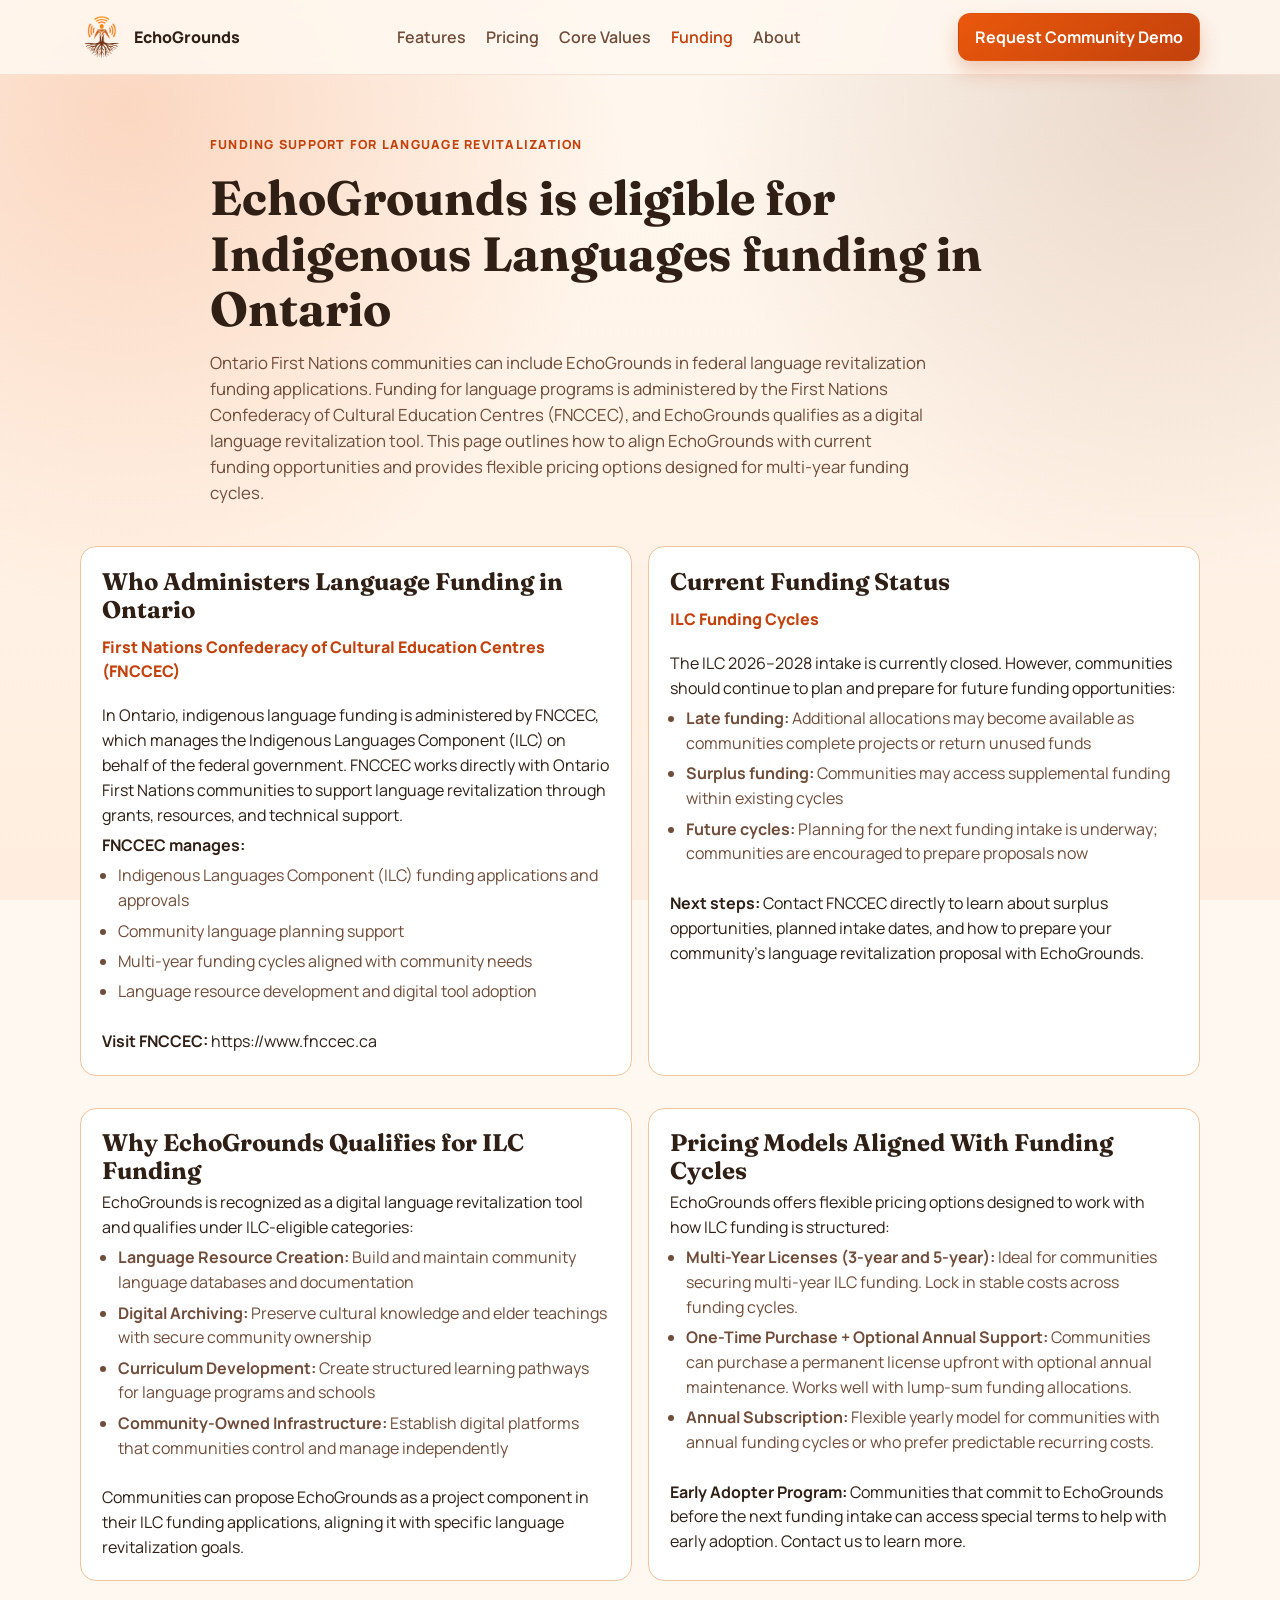
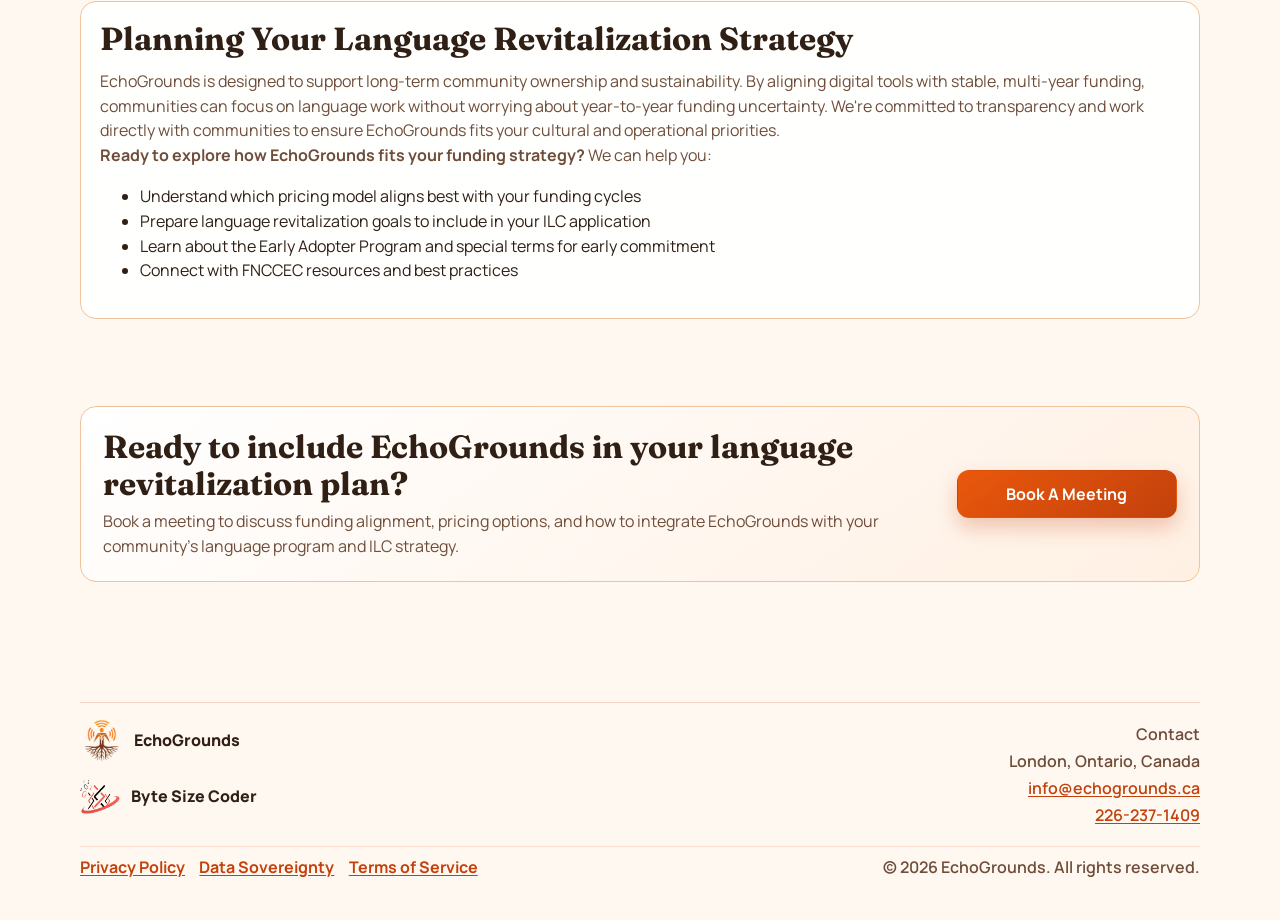
<file: funding/index.html>
<!doctype html>
<html lang="en">
  <head>
    <meta charset="UTF-8" />
    <meta name="viewport" content="width=device-width, initial-scale=1.0" />
    <title>Funding Options | EchoGrounds</title>
    <meta
      name="description"
      content="Funding support for EchoGrounds in Ontario First Nations communities. Learn about FNCCEC-administered Indigenous Languages Component (ILC) funding, current funding cycles, pricing models aligned with multi-year funding, and the Early Adopter Program."
    />
    <link rel="preconnect" href="https://fonts.googleapis.com" />
    <link rel="preconnect" href="https://fonts.gstatic.com" crossorigin />
    <link
      href="https://fonts.googleapis.com/css2?family=Manrope:wght@400;500;600;700;800&family=Fraunces:opsz,wght@9..144,600;9..144,700&display=swap"
      rel="stylesheet"
    />
    <link rel="icon" type="image/png" href="../images/eg-logo.png" />
    <link rel="stylesheet" href="../styles.css" />
  </head>
  <body>
    <div class="site-bg" aria-hidden="true"></div>

    <header class="nav-wrap">
      <nav class="container nav">
        <a href="../" class="brand" aria-label="EchoGrounds home">
          <img src="../images/eg-logo.png" alt="EchoGrounds logo" class="brand-mark" />
          <span>EchoGrounds</span>
        </a>

        <button class="menu-toggle" type="button" aria-expanded="false" aria-controls="mobile-menu">
          Menu
        </button>

        <ul class="nav-links" id="desktop-menu">
          <li><a href="../features/">Features</a></li>
          <li><a href="../pricing/">Pricing</a></li>
          <li><a href="../values/">Core Values</a></li>
          <li><a href="../funding/" class="nav-active">Funding</a></li>
          <li><a href="../about/">About</a></li>
        </ul>

        <div class="nav-cta">
          <a class="btn btn-solid" href="#" data-book-meeting>Request Community Demo</a>
        </div>
      </nav>

      <div class="mobile-menu" id="mobile-menu">
        <a href="../features/">Features</a>
        <a href="../pricing/">Pricing</a>
        <a href="../values/">Core Values</a>
        <a href="../funding/" class="nav-active">Funding</a>         <a href="../about/">About</a>        <a class="btn btn-solid" href="#" data-book-meeting>Request Community Demo</a>
      </div>
    </header>

    <main>
      <section class="funding-page-hero container reveal">
        <p class="eyebrow">Funding Support for Language Revitalization</p>
        <h1>EchoGrounds is eligible for Indigenous Languages funding in Ontario</h1>
        <p class="lead">
          Ontario First Nations communities can include EchoGrounds in federal language revitalization funding applications.
          Funding for language programs is administered by the First Nations Confederacy of Cultural Education Centres (FNCCEC), and EchoGrounds qualifies as a digital language revitalization tool.
          This page outlines how to align EchoGrounds with current funding opportunities and provides flexible pricing options designed for multi-year funding cycles.
        </p>
      </section>

      <section class="container funding-detail-grid">
        <article class="price-card reveal">
          <h2>Who Administers Language Funding in Ontario</h2>
          <p class="funding-subheading">First Nations Confederacy of Cultural Education Centres (FNCCEC)</p>
          <p>
            In Ontario, indigenous language funding is administered by FNCCEC, which manages the Indigenous Languages Component (ILC) on behalf of the federal government.
            FNCCEC works directly with Ontario First Nations communities to support language revitalization through grants, resources, and technical support.
          </p>
          <p><strong>FNCCEC manages:</strong></p>
          <ul>
            <li>Indigenous Languages Component (ILC) funding applications and approvals</li>
            <li>Community language planning support</li>
            <li>Multi-year funding cycles aligned with community needs</li>
            <li>Language resource development and digital tool adoption</li>
          </ul>
          <p><strong>Visit FNCCEC:</strong> <a href="https://www.fnccec.ca" target="_blank" rel="noopener noreferrer">https://www.fnccec.ca</a></p>
        </article>

        <article class="price-card reveal">
          <h2>Current Funding Status</h2>
          <p class="funding-subheading">ILC Funding Cycles</p>
          <p>
            The ILC 2026–2028 intake is currently closed. However, communities should continue to plan and prepare for future funding opportunities:
          </p>
          <ul>
            <li><strong>Late funding:</strong> Additional allocations may become available as communities complete projects or return unused funds</li>
            <li><strong>Surplus funding:</strong> Communities may access supplemental funding within existing cycles</li>
            <li><strong>Future cycles:</strong> Planning for the next funding intake is underway; communities are encouraged to prepare proposals now</li>
          </ul>
          <p>
            <strong>Next steps:</strong> Contact FNCCEC directly to learn about surplus opportunities, planned intake dates, and how to prepare your community's language revitalization proposal with EchoGrounds.
          </p>
        </article>
      </section>

      <section class="container funding-detail-grid">
        <article class="price-card reveal">
          <h2>Why EchoGrounds Qualifies for ILC Funding</h2>
          <p>
            EchoGrounds is recognized as a digital language revitalization tool and qualifies under ILC-eligible categories:
          </p>
          <ul>
            <li><strong>Language Resource Creation:</strong> Build and maintain community language databases and documentation</li>
            <li><strong>Digital Archiving:</strong> Preserve cultural knowledge and elder teachings with secure community ownership</li>
            <li><strong>Curriculum Development:</strong> Create structured learning pathways for language programs and schools</li>
            <li><strong>Community-Owned Infrastructure:</strong> Establish digital platforms that communities control and manage independently</li>
          </ul>
          <p>
            Communities can propose EchoGrounds as a project component in their ILC funding applications, aligning it with specific language revitalization goals.
          </p>
        </article>

        <article class="price-card reveal">
          <h2>Pricing Models Aligned With Funding Cycles</h2>
          <p>
            EchoGrounds offers flexible pricing options designed to work with how ILC funding is structured:
          </p>
          <ul>
            <li><strong>Multi-Year Licenses (3-year and 5-year):</strong> Ideal for communities securing multi-year ILC funding. Lock in stable costs across funding cycles.</li>
            <li><strong>One-Time Purchase + Optional Annual Support:</strong> Communities can purchase a permanent license upfront with optional annual maintenance. Works well with lump-sum funding allocations.</li>
            <li><strong>Annual Subscription:</strong> Flexible yearly model for communities with annual funding cycles or who prefer predictable recurring costs.</li>
          </ul>
          <p>
            <strong>Early Adopter Program:</strong> Communities that commit to EchoGrounds before the next funding intake can access special terms to help with early adoption. Contact us to learn more.
          </p>
        </article>
      </section>

      <section class="container funding-copy-block reveal">
        <h2>Planning Your Language Revitalization Strategy</h2>
        <p>
          EchoGrounds is designed to support long-term community ownership and sustainability. By aligning digital tools with stable, multi-year funding,
          communities can focus on language work without worrying about year-to-year funding uncertainty. We're committed to transparency and work directly
          with communities to ensure EchoGrounds fits your cultural and operational priorities.
        </p>
        <p>
          <strong>Ready to explore how EchoGrounds fits your funding strategy?</strong> We can help you:
        </p>
        <ul>
          <li>Understand which pricing model aligns best with your funding cycles</li>
          <li>Prepare language revitalization goals to include in your ILC application</li>
          <li>Learn about the Early Adopter Program and special terms for early commitment</li>
          <li>Connect with FNCCEC resources and best practices</li>
        </ul>
      </section>

      <section class="cta container reveal">
        <div>
          <h2>Ready to include EchoGrounds in your language revitalization plan?</h2>
          <p>Book a meeting to discuss funding alignment, pricing options, and how to integrate EchoGrounds with your community's language program and ILC strategy.</p>
        </div>
        <a class="btn btn-solid" href="#" data-book-meeting>Book A Meeting</a>
      </section>
    </main>

    <div
      class="booking-modal"
      id="booking-modal"
      role="dialog"
      aria-modal="true"
      aria-hidden="true"
      aria-labelledby="booking-modal-title"
    >
      <button class="booking-modal__backdrop" type="button" aria-label="Close booking modal" data-booking-close></button>

      <div class="booking-modal__panel" role="document">
        <div class="booking-modal__head">
          <h2 id="booking-modal-title">Book A Meeting</h2>
          <button class="booking-modal__close" type="button" aria-label="Close" data-booking-close>
            Close
          </button>
        </div>

        <p class="booking-modal__intro">
          Pick a time that works for you, then complete the booking form to confirm your appointment.
        </p>

        <div class="booking-embed-grid">
          <section class="booking-embed-card booking-embed-card--availability">
            <h3>Availability</h3>
            <div class="booking-embed-frame-wrap">
              <iframe
                src="https://calendar.zohocloud.ca/zc/ui/embed/#calendar=zz08011230bc2e064a640a241062b5502e98fea48b4d63475bae48bad9fea0e6e7571a38672d709fa920150eb56b5e31984eaf9a97&title=matthew&type=1&language=en&timezone=America%2FToronto&showTitle=0&showTimezone=1&startingDayOfWeek=0&timeFormat=0&view=work&showDetail=0&theme=1&showAttendee=0&showSwitchingViews=0&expandAllday=0&eventColorType=light&hourStart=9&hourEnd=18&showLogo=0"
                title="matthew"
                loading="lazy"
                frameborder="0"
                scrolling="no"
              ></iframe>
            </div>
          </section>

          <section class="booking-embed-card booking-embed-card--appointment">
            <h3>Appointment Request</h3>
            <div class="booking-embed-frame-wrap">
              <iframe
                src="https://calendar.zohocloud.ca/eventreqForm/zz08011230bc2e064a640a241062b5502e98fea48b4d63475bae48bad9fea0e6e7571a38672d709fa920150eb56b5e31984eaf9a97?theme=0&l=en&tz=America/Toronto"
                title="Schedule appointment for matthew"
                loading="lazy"
                frameborder="0"
                scrolling="no"
              ></iframe>
            </div>
          </section>
        </div>
      </div>
    </div>

    <footer class="footer container">
      <div class="footer-main">
        <div class="footer-brand">
          <a href="../" class="brand">
            <img src="../images/eg-logo.png" alt="EchoGrounds logo" class="brand-mark" />
            <span>EchoGrounds</span>
          </a>
          <a href="https://bytesizecoder.ca/" class="brand">
            <img src="../images/bsc-logo-icon.png" alt="Byte Size Coder logo" width="40" />
            <span>Byte Size Coder</span>
          </a>
        </div>

        <div class="footer-contact">
          <p class="footer-heading">Contact</p>
          <p>London, Ontario, Canada</p>
          <p><a href="mailto:info@echogrounds.ca">info@echogrounds.ca</a></p>
          <p><a href="tel:+12262371409">226-237-1409</a></p>
        </div>
      </div>

      <div class="footer-meta">
        <div class="footer-legal">
          <a href="https://workdrive.zohopublic.ca/writer/open/j1asa7d765d1eefdf4cc7bab86d0ece220686" target="_blank">Privacy Policy</a>
          <a href="https://workdrive.zohopublic.ca/writer/open/j1asa708bfcce7c444342aa283cc8c74a929b" target="_blank">Data Sovereignty</a>
          <a href="https://workdrive.zohopublic.ca/writer/open/j1asa41634dd5829e4482af4dd826d3c389b3" target="_blank">Terms of Service</a>
        </div>
        <p>© <span id="year"></span> EchoGrounds. All rights reserved.</p>
      </div>
    </footer>

    <script src="../script.js"></script>
  </body>
</html>
</file>
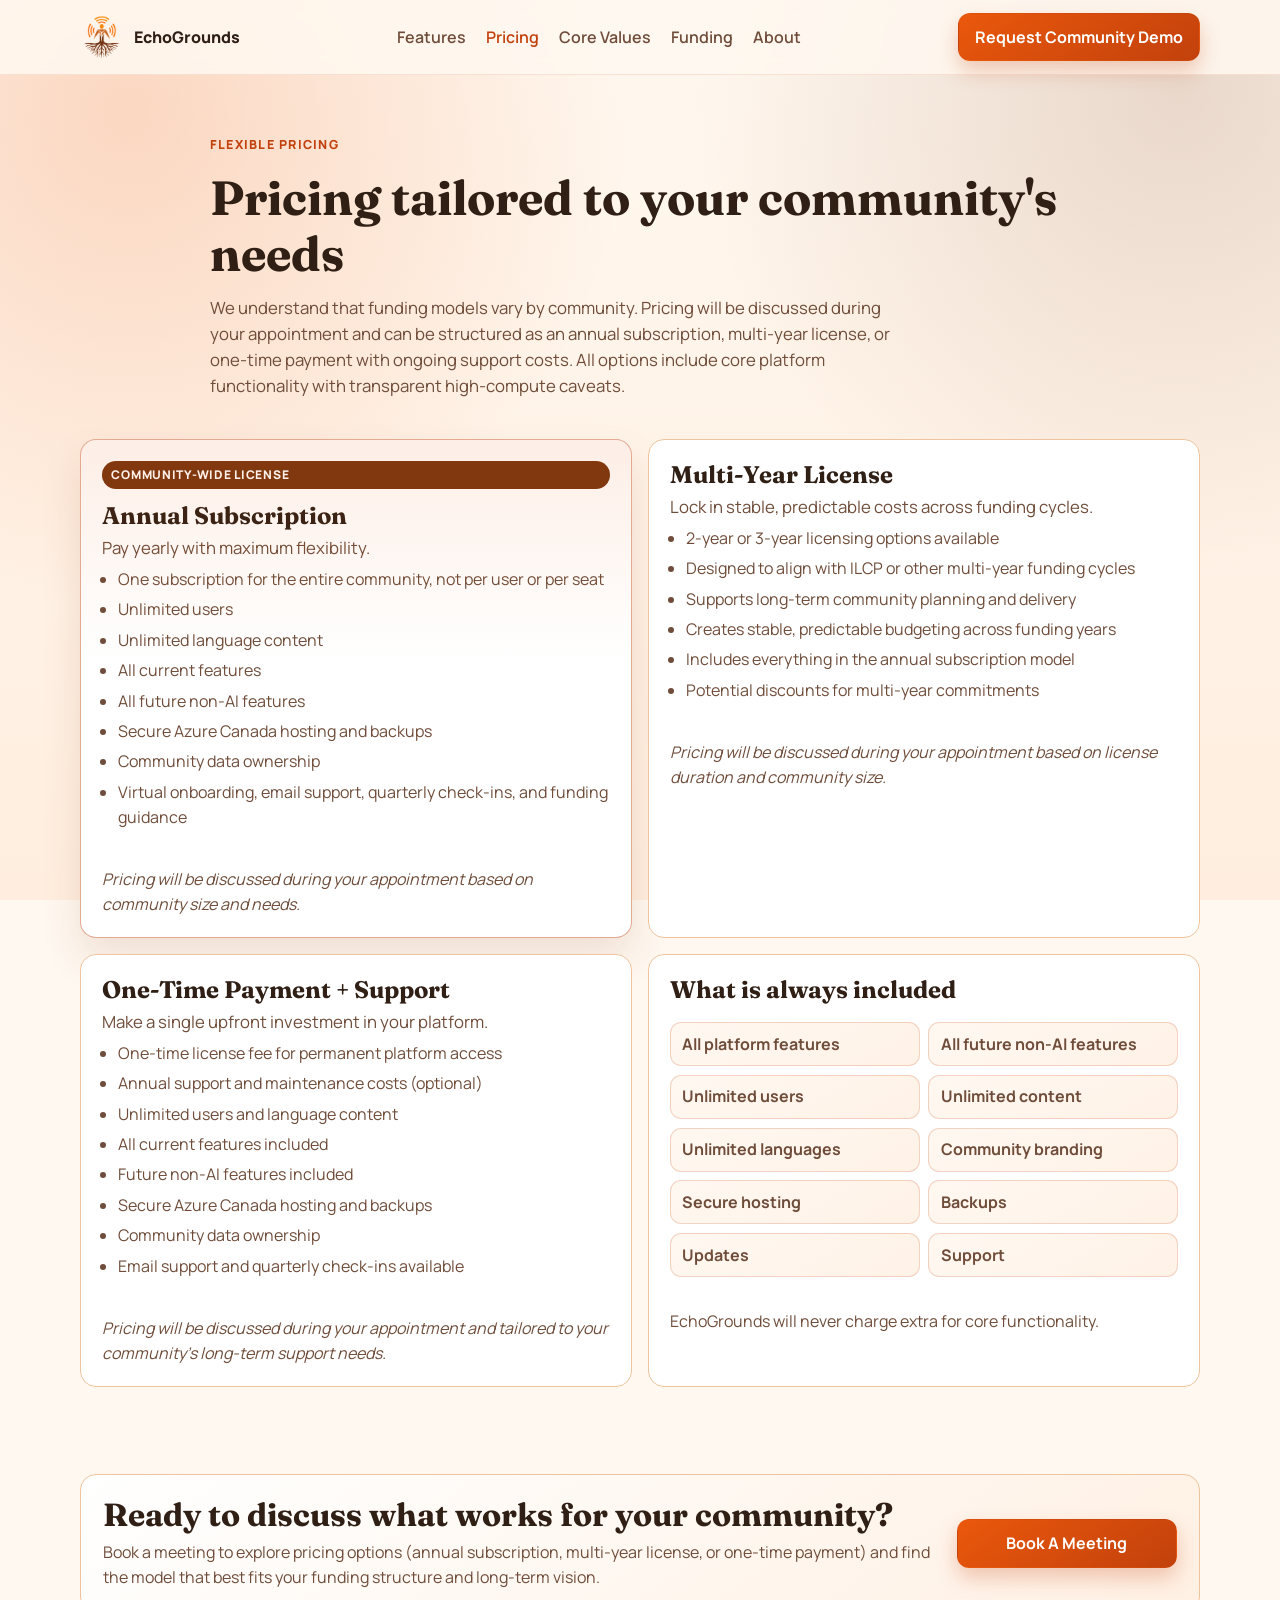
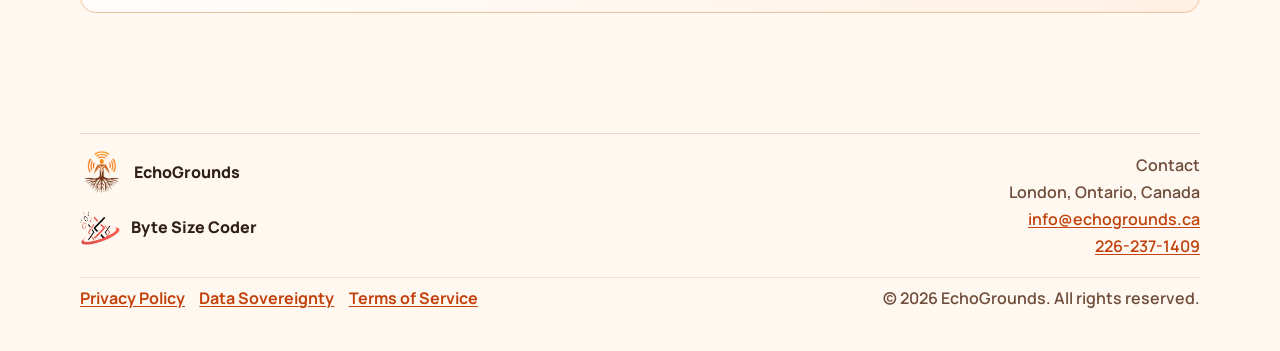
<file: pricing/index.html>
<!doctype html>
<html lang="en">
  <head>
    <meta charset="UTF-8" />
    <meta name="viewport" content="width=device-width, initial-scale=1.0" />
    <title>Pricing | EchoGrounds</title>
    <meta
      name="description"
      content="EchoGrounds pricing is flexible and tailored to your community's needs. Choose from annual subscriptions, multi-year licenses, or one-time payments. Pricing will be discussed during your appointment."
    />
    <link rel="preconnect" href="https://fonts.googleapis.com" />
    <link rel="preconnect" href="https://fonts.gstatic.com" crossorigin />
    <link
      href="https://fonts.googleapis.com/css2?family=Manrope:wght@400;500;600;700;800&family=Fraunces:opsz,wght@9..144,600;9..144,700&display=swap"
      rel="stylesheet"
    />
    <link rel="icon" type="image/png" href="../images/eg-logo.png" />
    <link rel="stylesheet" href="../styles.css" />
  </head>
  <body>
    <div class="site-bg" aria-hidden="true"></div>

    <header class="nav-wrap">
      <nav class="container nav">
        <a href="../" class="brand" aria-label="EchoGrounds home">
          <img src="../images/eg-logo.png" alt="EchoGrounds logo" class="brand-mark" />
          <span>EchoGrounds</span>
        </a>

        <button class="menu-toggle" type="button" aria-expanded="false" aria-controls="mobile-menu">
          Menu
        </button>

        <ul class="nav-links" id="desktop-menu">
          <li><a href="../features/">Features</a></li>
          <li><a href="../pricing/" class="nav-active">Pricing</a></li>
          <li><a href="../values/">Core Values</a></li>
          <li><a href="../funding/">Funding</a></li>
          <li><a href="../about/">About</a></li>
        </ul>

        <div class="nav-cta">
          <a class="btn btn-solid" href="#" data-book-meeting>Request Community Demo</a>
        </div>
      </nav>

      <div class="mobile-menu" id="mobile-menu">
        <a href="../features/">Features</a>
        <a href="../pricing/" class="nav-active">Pricing</a>
        <a href="../values/">Core Values</a>
        <a href="../funding/">Funding</a>         <a href="../about/">About</a>        <a class="btn btn-solid" href="#" data-book-meeting>Request Community Demo</a>
      </div>
    </header>

    <main>
      <section class="pricing-page-hero container reveal">
        <p class="eyebrow">Flexible Pricing</p>
        <h1>Pricing tailored to your community's needs</h1>
        <p class="lead">
          We understand that funding models vary by community. Pricing will be discussed during your appointment and can be structured as an annual subscription, multi-year license, or one-time payment with ongoing support costs. All options include core platform functionality with transparent high-compute caveats.
        </p>
      </section>

      <section class="container pricing-detail-grid">
        <article class="price-card featured reveal">
          <span class="chip">Community-Wide License</span>
          <h2>Annual Subscription</h2>
          <p class="lead">Pay yearly with maximum flexibility.</p>
          <ul>
            <li>One subscription for the entire community, not per user or per seat</li>
            <li>Unlimited users</li>
            <li>Unlimited language content</li>
            <li>All current features</li>
            <li>All future non-AI features</li>
            <li>Secure Azure Canada hosting and backups</li>
            <li>Community data ownership</li>
            <li>Virtual onboarding, email support, quarterly check-ins, and funding guidance</li>
          </ul>
          <p class="pricing-note"><em>Pricing will be discussed during your appointment based on community size and needs.</em></p>
        </article>

        <article class="price-card reveal">
          <h2>Multi-Year License</h2>
          <p class="lead">Lock in stable, predictable costs across funding cycles.</p>
          <ul>
            <li>2-year or 3-year licensing options available</li>
            <li>Designed to align with ILCP or other multi-year funding cycles</li>
            <li>Supports long-term community planning and delivery</li>
            <li>Creates stable, predictable budgeting across funding years</li>
            <li>Includes everything in the annual subscription model</li>
            <li>Potential discounts for multi-year commitments</li>
          </ul>
          <p class="pricing-note"><em>Pricing will be discussed during your appointment based on license duration and community size.</em></p>
        </article>

        <article class="price-card reveal">
          <h2>One-Time Payment + Support</h2>
          <p class="lead">Make a single upfront investment in your platform.</p>
          <ul>
            <li>One-time license fee for permanent platform access</li>
            <li>Annual support and maintenance costs (optional)</li>
            <li>Unlimited users and language content</li>
            <li>All current features included</li>
            <li>Future non-AI features included</li>
            <li>Secure Azure Canada hosting and backups</li>
            <li>Community data ownership</li>
            <li>Email support and quarterly check-ins available</li>
          </ul>
          <p class="pricing-note"><em>Pricing will be discussed during your appointment and tailored to your community's long-term support needs.</em></p>
        </article>

        <article class="price-card reveal">
          <h2>What is always included</h2>
          <div class="pricing-included-grid">
            <span>All platform features</span>
            <span>All future non-AI features</span>
            <span>Unlimited users</span>
            <span>Unlimited content</span>
            <span>Unlimited languages</span>
            <span>Community branding</span>
            <span>Secure hosting</span>
            <span>Backups</span>
            <span>Updates</span>
            <span>Support</span>
          </div>
          <p class="pricing-note">EchoGrounds will never charge extra for core functionality.</p>
        </article>
      </section>

      <section class="cta container reveal">
        <div>
          <h2>Ready to discuss what works for your community?</h2>
          <p>Book a meeting to explore pricing options (annual subscription, multi-year license, or one-time payment) and find the model that best fits your funding structure and long-term vision.</p>
        </div>
        <a class="btn btn-solid" href="#" data-book-meeting>Book A Meeting</a>
      </section>
    </main>

    <div
      class="booking-modal"
      id="booking-modal"
      role="dialog"
      aria-modal="true"
      aria-hidden="true"
      aria-labelledby="booking-modal-title"
    >
      <button class="booking-modal__backdrop" type="button" aria-label="Close booking modal" data-booking-close></button>

      <div class="booking-modal__panel" role="document">
        <div class="booking-modal__head">
          <h2 id="booking-modal-title">Book A Meeting</h2>
          <button class="booking-modal__close" type="button" aria-label="Close" data-booking-close>
            Close
          </button>
        </div>

        <p class="booking-modal__intro">
          Pick a time that works for you, then complete the booking form to confirm your appointment.
        </p>

        <div class="booking-embed-grid">
          <section class="booking-embed-card booking-embed-card--availability">
            <h3>Availability</h3>
            <div class="booking-embed-frame-wrap">
              <iframe
                src="https://calendar.zohocloud.ca/zc/ui/embed/#calendar=zz08011230bc2e064a640a241062b5502e98fea48b4d63475bae48bad9fea0e6e7571a38672d709fa920150eb56b5e31984eaf9a97&title=matthew&type=1&language=en&timezone=America%2FToronto&showTitle=0&showTimezone=1&startingDayOfWeek=0&timeFormat=0&view=work&showDetail=0&theme=1&showAttendee=0&showSwitchingViews=0&expandAllday=0&eventColorType=light&hourStart=9&hourEnd=18&showLogo=0"
                title="matthew"
                loading="lazy"
                frameborder="0"
                scrolling="no"
              ></iframe>
            </div>
          </section>

          <section class="booking-embed-card booking-embed-card--appointment">
            <h3>Appointment Request</h3>
            <div class="booking-embed-frame-wrap">
              <iframe
                src="https://calendar.zohocloud.ca/eventreqForm/zz08011230bc2e064a640a241062b5502e98fea48b4d63475bae48bad9fea0e6e7571a38672d709fa920150eb56b5e31984eaf9a97?theme=0&l=en&tz=America/Toronto"
                title="Schedule appointment for matthew"
                loading="lazy"
                frameborder="0"
                scrolling="no"
              ></iframe>
            </div>
          </section>
        </div>
      </div>
    </div>

    <footer class="footer container">
      <div class="footer-main">
        <div class="footer-brand">
          <a href="../" class="brand">
            <img src="../images/eg-logo.png" alt="EchoGrounds logo" class="brand-mark" />
            <span>EchoGrounds</span>
          </a>
          <a href="https://bytesizecoder.ca/" class="brand">
            <img src="../images/bsc-logo-icon.png" alt="Byte Size Coder logo" width="40" />
            <span>Byte Size Coder</span>
          </a>
        </div>

        <div class="footer-contact">
          <p class="footer-heading">Contact</p>
          <p>London, Ontario, Canada</p>
          <p><a href="mailto:info@echogrounds.ca">info@echogrounds.ca</a></p>
          <p><a href="tel:+12262371409">226-237-1409</a></p>
        </div>
      </div>

      <div class="footer-meta">
        <div class="footer-legal">
          <a href="https://workdrive.zohopublic.ca/writer/open/j1asa7d765d1eefdf4cc7bab86d0ece220686" target="_blank">Privacy Policy</a>
          <a href="https://workdrive.zohopublic.ca/writer/open/j1asa708bfcce7c444342aa283cc8c74a929b" target="_blank">Data Sovereignty</a>
          <a href="https://workdrive.zohopublic.ca/writer/open/j1asa41634dd5829e4482af4dd826d3c389b3" target="_blank">Terms of Service</a>
        </div>
        <p>© <span id="year"></span> EchoGrounds. All rights reserved.</p>
      </div>
    </footer>

    <script src="../script.js"></script>
  </body>
</html>
</file>
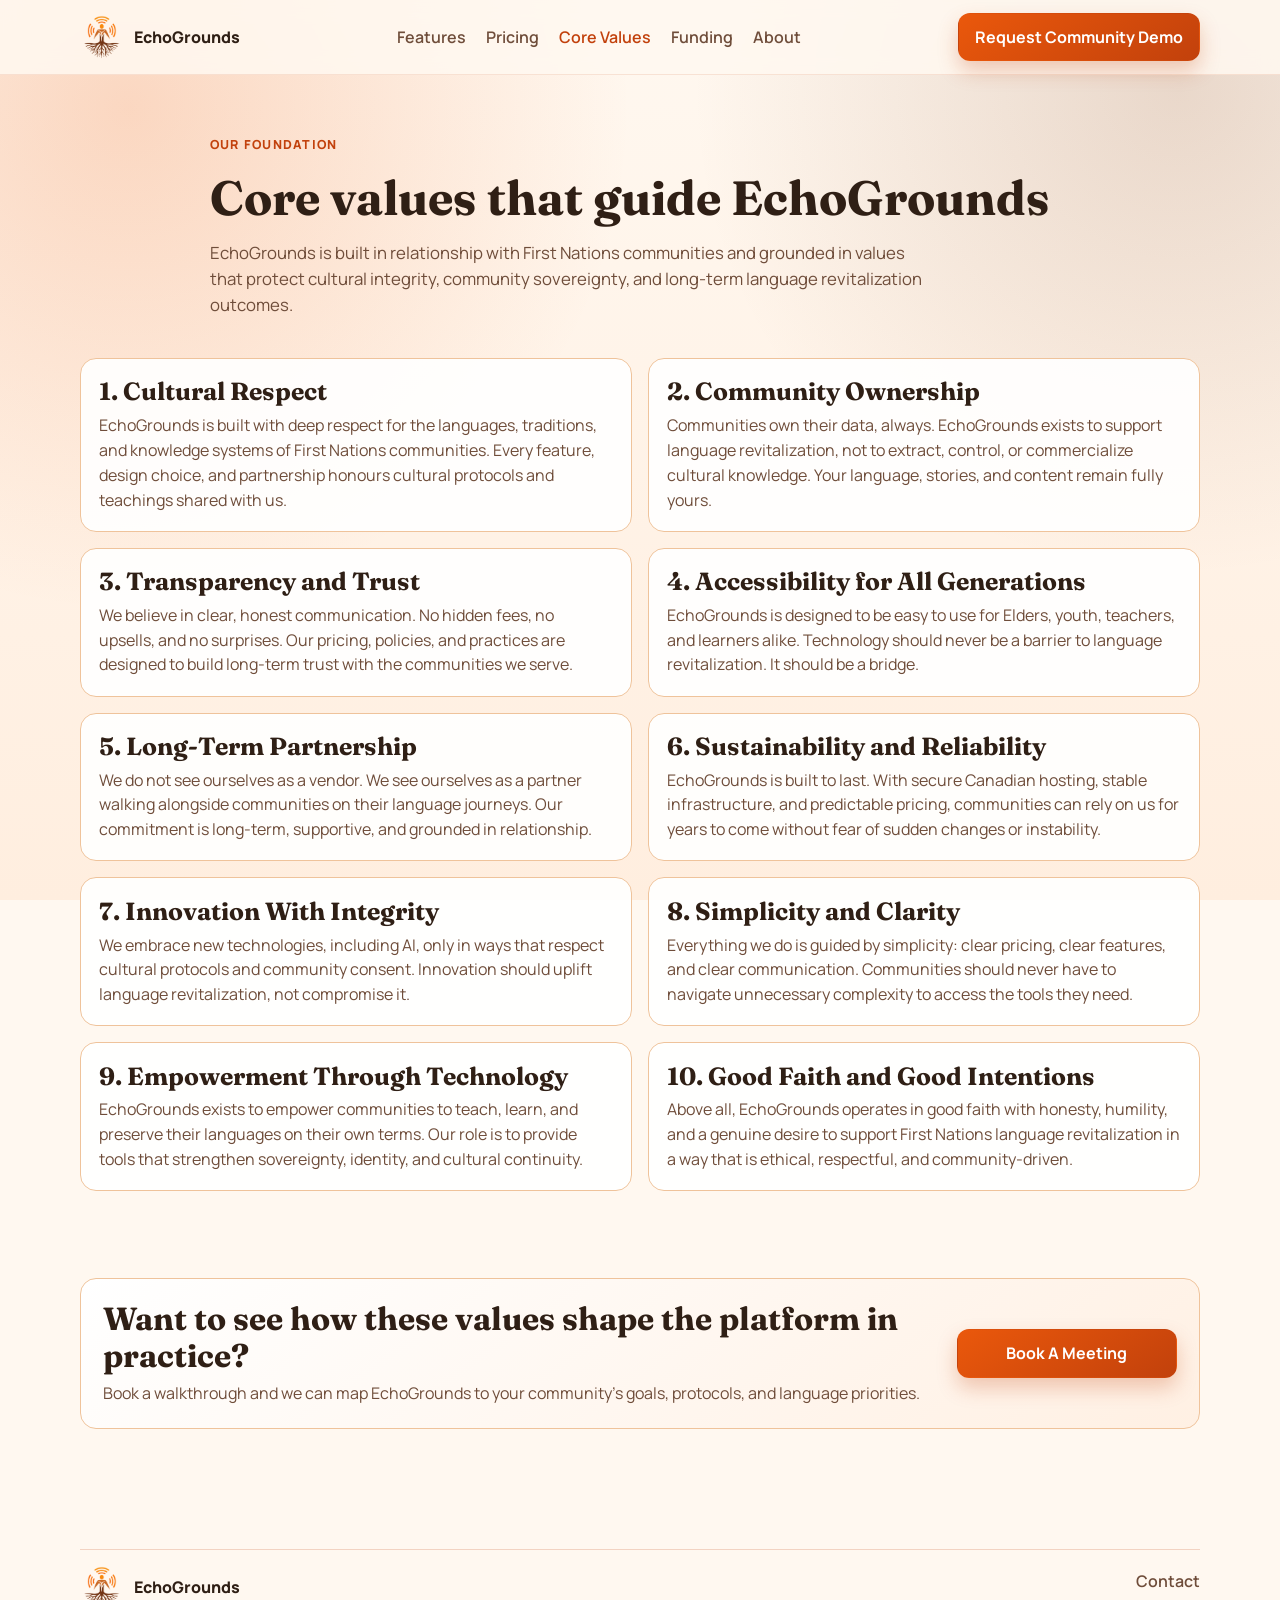
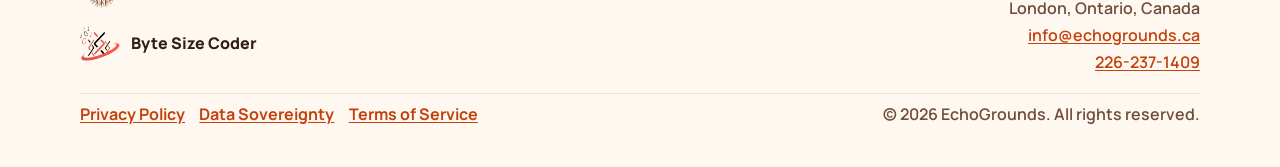
<file: values/index.html>
<!doctype html>
<html lang="en">
  <head>
    <meta charset="UTF-8" />
    <meta name="viewport" content="width=device-width, initial-scale=1.0" />
    <title>Core Values | EchoGrounds</title>
    <meta
      name="description"
      content="EchoGrounds core values: cultural respect, community ownership, transparency, accessibility, long-term partnership, sustainability, integrity, clarity, empowerment, and good faith."
    />
    <link rel="preconnect" href="https://fonts.googleapis.com" />
    <link rel="preconnect" href="https://fonts.gstatic.com" crossorigin />
    <link
      href="https://fonts.googleapis.com/css2?family=Manrope:wght@400;500;600;700;800&family=Fraunces:opsz,wght@9..144,600;9..144,700&display=swap"
      rel="stylesheet"
    />
    <link rel="icon" type="image/png" href="../images/eg-logo.png" />
    <link rel="stylesheet" href="../styles.css" />
  </head>
  <body>
    <div class="site-bg" aria-hidden="true"></div>

    <header class="nav-wrap">
      <nav class="container nav">
        <a href="../" class="brand" aria-label="EchoGrounds home">
          <img src="../images/eg-logo.png" alt="EchoGrounds logo" class="brand-mark" />
          <span>EchoGrounds</span>
        </a>

        <button class="menu-toggle" type="button" aria-expanded="false" aria-controls="mobile-menu">
          Menu
        </button>

        <ul class="nav-links" id="desktop-menu">
          <li><a href="../features/">Features</a></li>
          <li><a href="../pricing/">Pricing</a></li>
          <li><a href="../values/" class="nav-active">Core Values</a></li>
          <li><a href="../funding/">Funding</a></li>
          <li><a href="../about/">About</a></li>
        </ul>

        <div class="nav-cta">
          <a class="btn btn-solid" href="#" data-book-meeting>Request Community Demo</a>
        </div>
      </nav>

      <div class="mobile-menu" id="mobile-menu">
        <a href="../features/">Features</a>
        <a href="../pricing/">Pricing</a>
        <a href="../values/" class="nav-active">Core Values</a>
        <a href="../funding/">Funding</a>         <a href="../about/">About</a>        <a class="btn btn-solid" href="#" data-book-meeting>Request Community Demo</a>
      </div>
    </header>

    <main>
      <section class="values-page-hero container reveal">
        <p class="eyebrow">Our Foundation</p>
        <h1>Core values that guide EchoGrounds</h1>
        <p class="lead">
          EchoGrounds is built in relationship with First Nations communities and grounded in values that protect cultural integrity, community sovereignty, and long-term language revitalization outcomes.
        </p>
      </section>

      <section class="container values-grid">
        <article class="value-card reveal">
          <h2>1. Cultural Respect</h2>
          <p>
            EchoGrounds is built with deep respect for the languages, traditions, and knowledge systems of First Nations communities. Every feature, design choice, and partnership honours cultural protocols and teachings shared with us.
          </p>
        </article>

        <article class="value-card reveal">
          <h2>2. Community Ownership</h2>
          <p>
            Communities own their data, always. EchoGrounds exists to support language revitalization, not to extract, control, or commercialize cultural knowledge. Your language, stories, and content remain fully yours.
          </p>
        </article>

        <article class="value-card reveal">
          <h2>3. Transparency and Trust</h2>
          <p>
            We believe in clear, honest communication. No hidden fees, no upsells, and no surprises. Our pricing, policies, and practices are designed to build long-term trust with the communities we serve.
          </p>
        </article>

        <article class="value-card reveal">
          <h2>4. Accessibility for All Generations</h2>
          <p>
            EchoGrounds is designed to be easy to use for Elders, youth, teachers, and learners alike. Technology should never be a barrier to language revitalization. It should be a bridge.
          </p>
        </article>

        <article class="value-card reveal">
          <h2>5. Long-Term Partnership</h2>
          <p>
            We do not see ourselves as a vendor. We see ourselves as a partner walking alongside communities on their language journeys. Our commitment is long-term, supportive, and grounded in relationship.
          </p>
        </article>

        <article class="value-card reveal">
          <h2>6. Sustainability and Reliability</h2>
          <p>
            EchoGrounds is built to last. With secure Canadian hosting, stable infrastructure, and predictable pricing, communities can rely on us for years to come without fear of sudden changes or instability.
          </p>
        </article>

        <article class="value-card reveal">
          <h2>7. Innovation With Integrity</h2>
          <p>
            We embrace new technologies, including AI, only in ways that respect cultural protocols and community consent. Innovation should uplift language revitalization, not compromise it.
          </p>
        </article>

        <article class="value-card reveal">
          <h2>8. Simplicity and Clarity</h2>
          <p>
            Everything we do is guided by simplicity: clear pricing, clear features, and clear communication. Communities should never have to navigate unnecessary complexity to access the tools they need.
          </p>
        </article>

        <article class="value-card reveal">
          <h2>9. Empowerment Through Technology</h2>
          <p>
            EchoGrounds exists to empower communities to teach, learn, and preserve their languages on their own terms. Our role is to provide tools that strengthen sovereignty, identity, and cultural continuity.
          </p>
        </article>

        <article class="value-card reveal">
          <h2>10. Good Faith and Good Intentions</h2>
          <p>
            Above all, EchoGrounds operates in good faith with honesty, humility, and a genuine desire to support First Nations language revitalization in a way that is ethical, respectful, and community-driven.
          </p>
        </article>
      </section>

      <section class="cta container reveal">
        <div>
          <h2>Want to see how these values shape the platform in practice?</h2>
          <p>Book a walkthrough and we can map EchoGrounds to your community's goals, protocols, and language priorities.</p>
        </div>
        <a class="btn btn-solid" href="#" data-book-meeting>Book A Meeting</a>
      </section>
    </main>

    <div
      class="booking-modal"
      id="booking-modal"
      role="dialog"
      aria-modal="true"
      aria-hidden="true"
      aria-labelledby="booking-modal-title"
    >
      <button class="booking-modal__backdrop" type="button" aria-label="Close booking modal" data-booking-close></button>

      <div class="booking-modal__panel" role="document">
        <div class="booking-modal__head">
          <h2 id="booking-modal-title">Book A Meeting</h2>
          <button class="booking-modal__close" type="button" aria-label="Close" data-booking-close>
            Close
          </button>
        </div>

        <p class="booking-modal__intro">
          Pick a time that works for you, then complete the booking form to confirm your appointment.
        </p>

        <div class="booking-embed-grid">
          <section class="booking-embed-card booking-embed-card--availability">
            <h3>Availability</h3>
            <div class="booking-embed-frame-wrap">
              <iframe
                src="https://calendar.zohocloud.ca/zc/ui/embed/#calendar=zz08011230bc2e064a640a241062b5502e98fea48b4d63475bae48bad9fea0e6e7571a38672d709fa920150eb56b5e31984eaf9a97&title=matthew&type=1&language=en&timezone=America%2FToronto&showTitle=0&showTimezone=1&startingDayOfWeek=0&timeFormat=0&view=work&showDetail=0&theme=1&showAttendee=0&showSwitchingViews=0&expandAllday=0&eventColorType=light&hourStart=9&hourEnd=18&showLogo=0"
                title="matthew"
                loading="lazy"
                frameborder="0"
                scrolling="no"
              ></iframe>
            </div>
          </section>

          <section class="booking-embed-card booking-embed-card--appointment">
            <h3>Appointment Request</h3>
            <div class="booking-embed-frame-wrap">
              <iframe
                src="https://calendar.zohocloud.ca/eventreqForm/zz08011230bc2e064a640a241062b5502e98fea48b4d63475bae48bad9fea0e6e7571a38672d709fa920150eb56b5e31984eaf9a97?theme=0&l=en&tz=America/Toronto"
                title="Schedule appointment for matthew"
                loading="lazy"
                frameborder="0"
                scrolling="no"
              ></iframe>
            </div>
          </section>
        </div>
      </div>
    </div>

    <footer class="footer container">
      <div class="footer-main">
        <div class="footer-brand">
          <a href="../" class="brand">
            <img src="../images/eg-logo.png" alt="EchoGrounds logo" class="brand-mark" />
            <span>EchoGrounds</span>
          </a>
          <a href="https://bytesizecoder.ca/" class="brand">
            <img src="../images/bsc-logo-icon.png" alt="Byte Size Coder logo" width="40" />
            <span>Byte Size Coder</span>
          </a>
        </div>

        <div class="footer-contact">
          <p class="footer-heading">Contact</p>
          <p>London, Ontario, Canada</p>
          <p><a href="mailto:info@echogrounds.ca">info@echogrounds.ca</a></p>
          <p><a href="tel:+12262371409">226-237-1409</a></p>
        </div>
      </div>

      <div class="footer-meta">
        <div class="footer-legal">
          <a href="https://workdrive.zohopublic.ca/writer/open/j1asa7d765d1eefdf4cc7bab86d0ece220686" target="_blank">Privacy Policy</a>
          <a href="https://workdrive.zohopublic.ca/writer/open/j1asa708bfcce7c444342aa283cc8c74a929b" target="_blank">Data Sovereignty</a>
          <a href="https://workdrive.zohopublic.ca/writer/open/j1asa41634dd5829e4482af4dd826d3c389b3" target="_blank">Terms of Service</a>
        </div>
        <p>© <span id="year"></span> EchoGrounds. All rights reserved.</p>
      </div>
    </footer>

    <script src="../script.js"></script>
  </body>
</html>
</file>
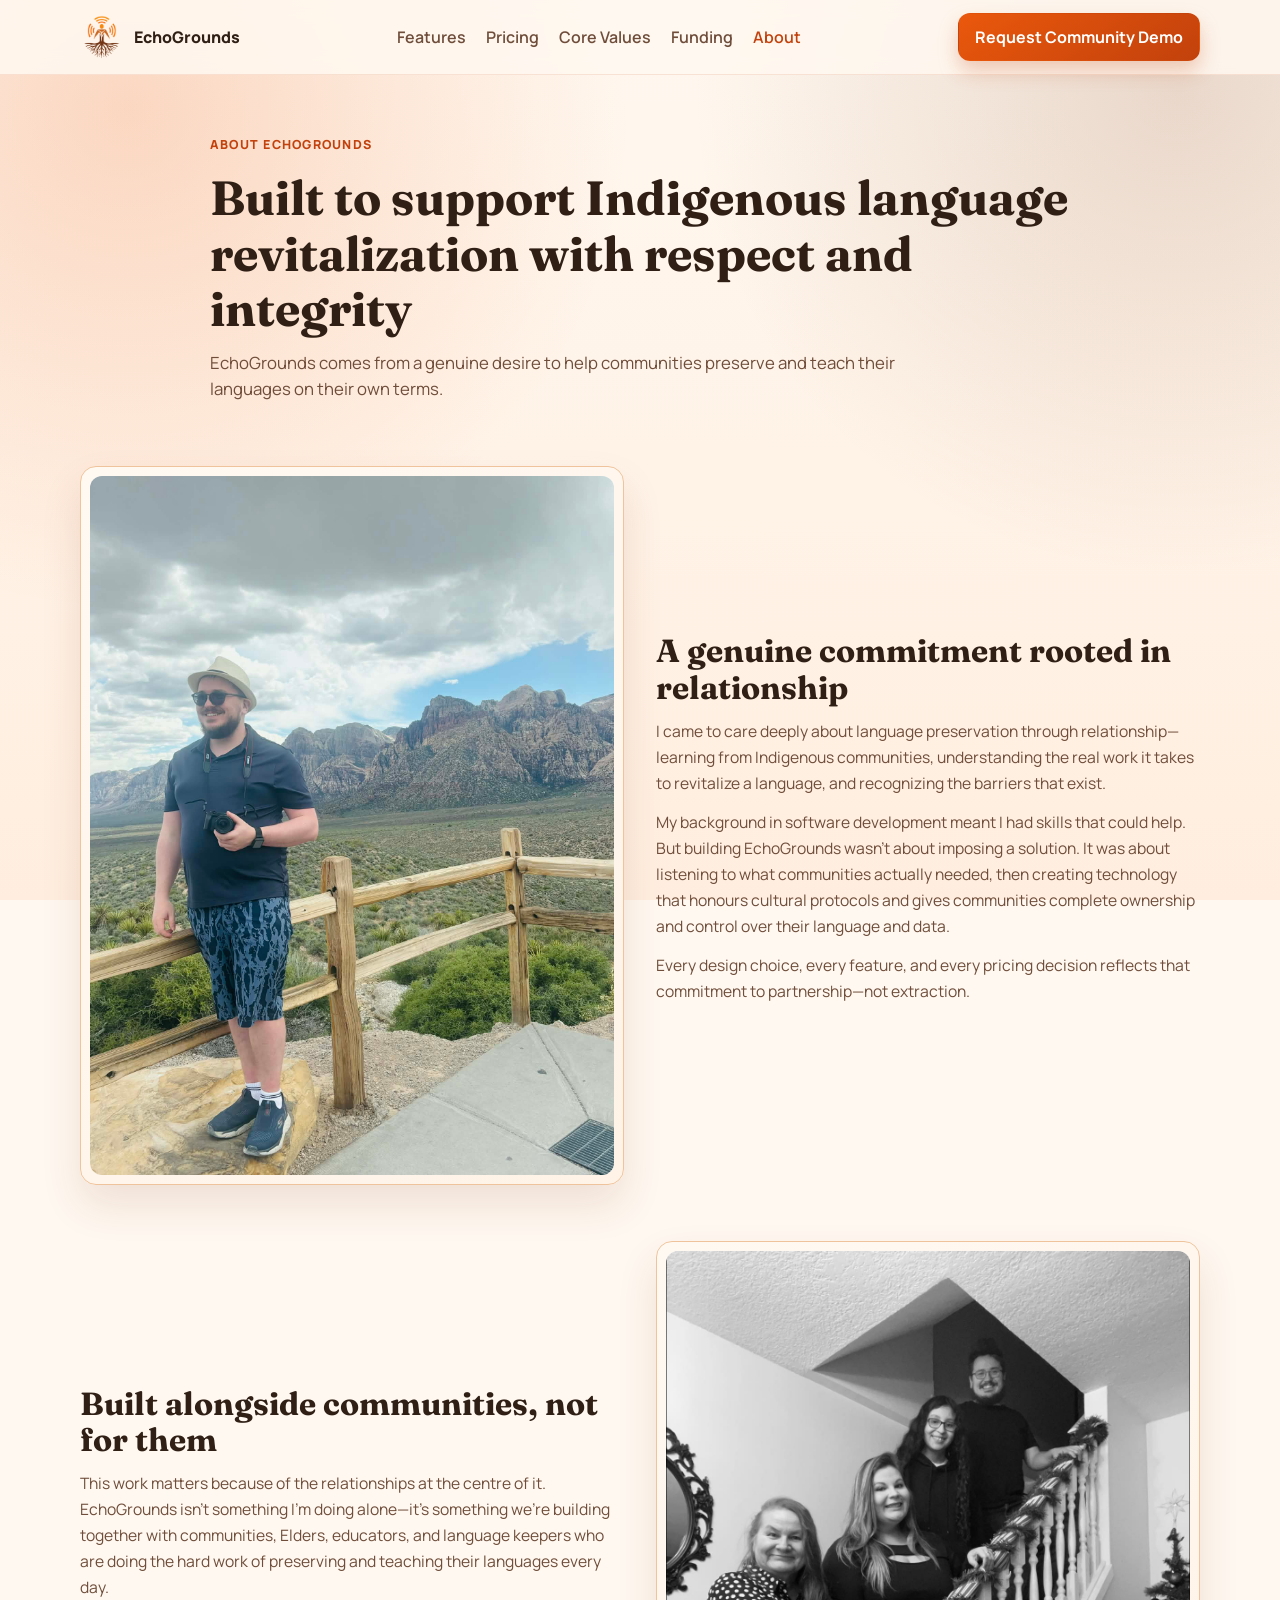
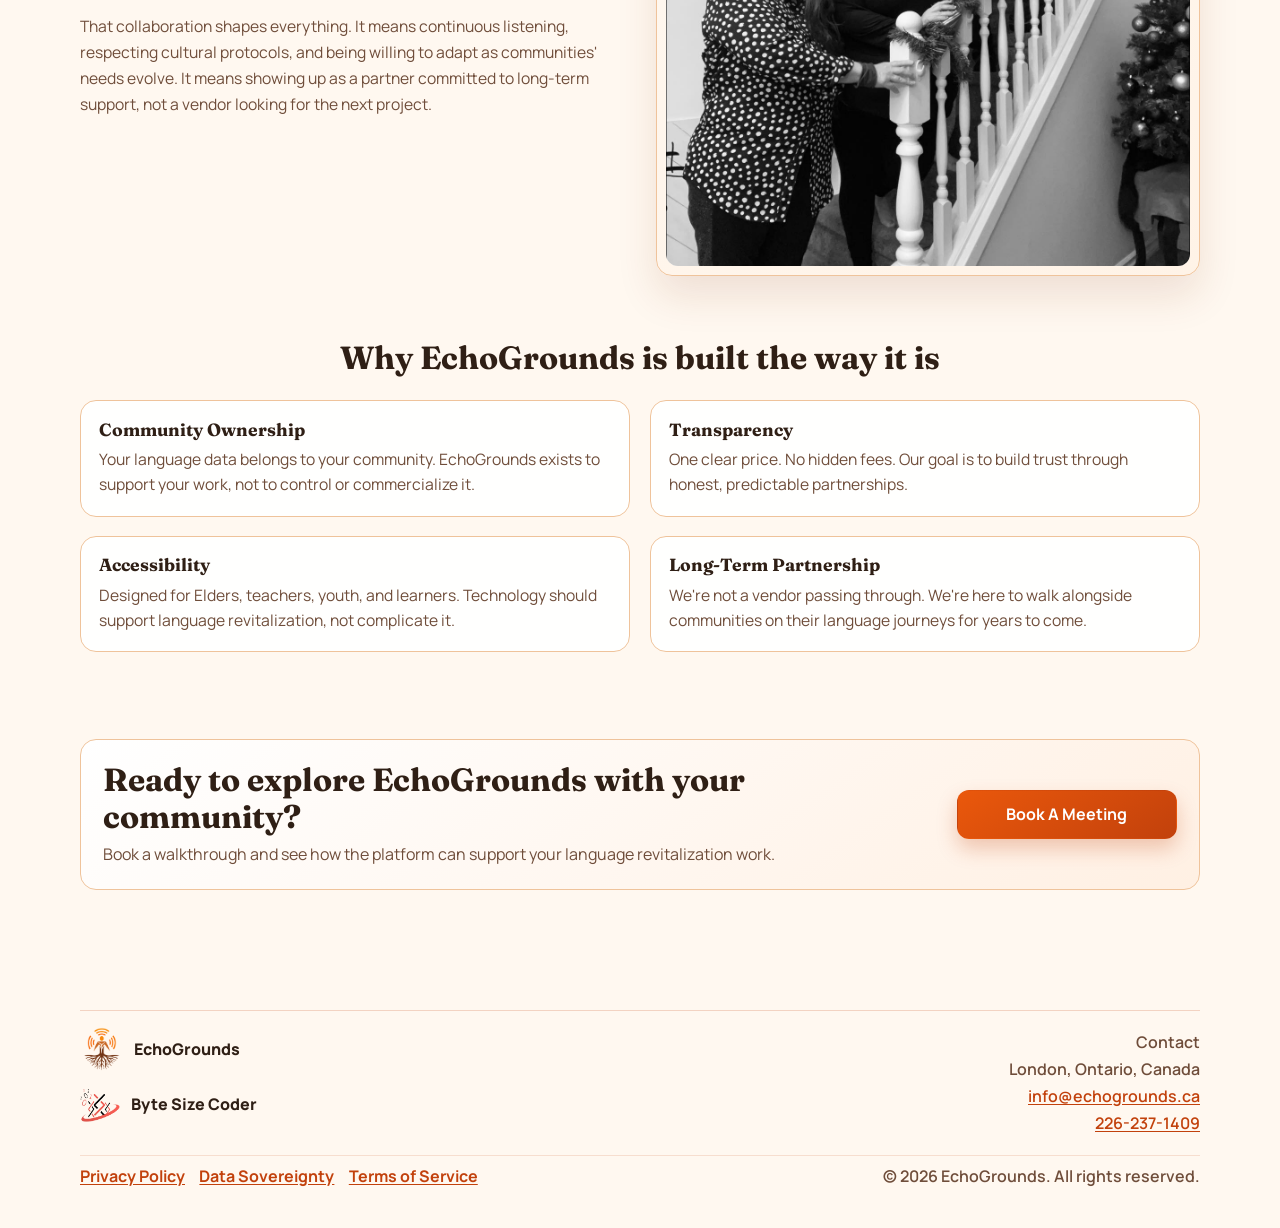
<file: about.html>
<!doctype html>
<html lang="en">
  <head>
    <meta charset="UTF-8" />
    <meta name="viewport" content="width=device-width, initial-scale=1.0" />
    <title>About | EchoGrounds</title>
    <meta
      name="description"
      content="Learn about Matthew, the creator of EchoGrounds, and the journey from game development to building tools for Indigenous language revitalization."
    />
    <link rel="preconnect" href="https://fonts.googleapis.com" />
    <link rel="preconnect" href="https://fonts.gstatic.com" crossorigin />
    <link
      href="https://fonts.googleapis.com/css2?family=Manrope:wght@400;500;600;700;800&family=Fraunces:opsz,wght@9..144,600;9..144,700&display=swap"
      rel="stylesheet"
    />
    <link rel="icon" type="image/png" href="images/EGICON.png" />
    <link rel="stylesheet" href="styles.css" />
  </head>
  <body>
    <div class="site-bg" aria-hidden="true"></div>

    <header class="nav-wrap">
      <nav class="container nav">
        <a href="index.html" class="brand" aria-label="EchoGrounds home">
          <img src="images/EGICON.png" alt="EchoGrounds logo" class="brand-mark" />
          <span>EchoGrounds</span>
        </a>

        <button class="menu-toggle" type="button" aria-expanded="false" aria-controls="mobile-menu">
          Menu
        </button>

        <ul class="nav-links" id="desktop-menu">
          <li><a href="features.html">Features</a></li>
          <li><a href="pricing.html">Pricing</a></li>
          <li><a href="values.html">Core Values</a></li>
          <li><a href="funding.html">Funding</a></li>
          <li><a href="about.html" class="nav-active">About</a></li>
        </ul>

        <div class="nav-cta">
          <a class="btn btn-solid" href="#" data-book-meeting>Request Community Demo</a>
        </div>
      </nav>

      <div class="mobile-menu" id="mobile-menu">
        <a href="features.html">Features</a>
        <a href="pricing.html">Pricing</a>
        <a href="values.html">Core Values</a>
        <a href="funding.html">Funding</a>
        <a href="about.html" class="nav-active">About</a>
        <a class="btn btn-solid" href="#" data-book-meeting>Request Community Demo</a>
      </div>
    </header>

    <main>
      <section class="about-hero container reveal">
        <p class="eyebrow">About EchoGrounds</p>
        <h1>Built to support Indigenous language revitalization with respect and integrity</h1>
        <p class="lead">
          EchoGrounds comes from a genuine desire to help communities preserve and teach their languages on their own terms.
        </p>
      </section>

      <!-- Story and Motivation -->
      <section class="about-section container">
        <div class="about-image-wrap reveal">
          <div class="image-placeholder about-img has-image">
            <img src="images/me.jpg" alt="Motivation and inspiration" />
          </div>
        </div>
        <div class="about-copy reveal">
          <h2>A genuine commitment rooted in relationship</h2>
          <p>
            I came to care deeply about language preservation through relationship—learning from Indigenous communities, understanding the real work it takes to revitalize a language, and recognizing the barriers that exist.
          </p>
          <p>
            My background in software development meant I had skills that could help. But building EchoGrounds wasn't about imposing a solution. It was about listening to what communities actually needed, then creating technology that honours cultural protocols and gives communities complete ownership and control over their language and data.
          </p>
          <p>
            Every design choice, every feature, and every pricing decision reflects that commitment to partnership—not extraction.
          </p>
        </div>
      </section>

      <!-- Partnership Section -->
      <section class="about-section container about-section--flip">
        <div class="about-image-wrap reveal">
          <div class="image-placeholder about-img has-image">
            <img src="images/family.jpg" alt="Partnership and shared commitment" />
          </div>
        </div>
        <div class="about-copy reveal">
          <h2>Built alongside communities, not for them</h2>
          <p>
            This work matters because of the relationships at the centre of it. EchoGrounds isn't something I'm doing alone—it's something we're building together with communities, Elders, educators, and language keepers who are doing the hard work of preserving and teaching their languages every day.
          </p>
          <p>
            That collaboration shapes everything. It means continuous listening, respecting cultural protocols, and being willing to adapt as communities' needs evolve. It means showing up as a partner committed to long-term support, not a vendor looking for the next project.
          </p>
        </div>
      </section>

      <!-- Core Values Driving the Product -->
      <section class="about-values-focus container reveal">
        <h2>Why EchoGrounds is built the way it is</h2>
        <div class="about-values-grid">
          <article class="about-value-item">
            <h3>Community Ownership</h3>
            <p>
              Your language data belongs to your community. EchoGrounds exists to support your work, not to control or commercialize it.
            </p>
          </article>
          <article class="about-value-item">
            <h3>Transparency</h3>
            <p>
              One clear price. No hidden fees. Our goal is to build trust through honest, predictable partnerships.
            </p>
          </article>
          <article class="about-value-item">
            <h3>Accessibility</h3>
            <p>
              Designed for Elders, teachers, youth, and learners. Technology should support language revitalization, not complicate it.
            </p>
          </article>
          <article class="about-value-item">
            <h3>Long-Term Partnership</h3>
            <p>
              We're not a vendor passing through. We're here to walk alongside communities on their language journeys for years to come.
            </p>
          </article>
        </div>
      </section>

      <section class="cta container reveal">
        <div>
          <h2>Ready to explore EchoGrounds with your community?</h2>
          <p>Book a walkthrough and see how the platform can support your language revitalization work.</p>
        </div>
        <a class="btn btn-solid" href="#" data-book-meeting>Book A Meeting</a>
      </section>
    </main>

    <div
      class="booking-modal"
      id="booking-modal"
      role="dialog"
      aria-modal="true"
      aria-hidden="true"
      aria-labelledby="booking-modal-title"
    >
      <button class="booking-modal__backdrop" type="button" aria-label="Close booking modal" data-booking-close></button>

      <div class="booking-modal__panel" role="document">
        <div class="booking-modal__head">
          <h2 id="booking-modal-title">Book A Meeting</h2>
          <button class="booking-modal__close" type="button" aria-label="Close" data-booking-close>
            Close
          </button>
        </div>

        <p class="booking-modal__intro">
          Pick a time that works for you, then complete the booking form to confirm your appointment.
        </p>

        <div class="booking-embed-grid">
          <section class="booking-embed-card booking-embed-card--availability">
            <h3>Availability</h3>
            <div class="booking-embed-frame-wrap">
              <iframe
                src="https://calendar.zohocloud.ca/zc/ui/embed/#calendar=zz08011230bc2e064a640a241062b5502e98fea48b4d63475bae48bad9fea0e6e7571a38672d709fa920150eb56b5e31984eaf9a97&title=matthew&type=1&language=en&timezone=America%2FToronto&showTitle=0&showTimezone=1&startingDayOfWeek=0&timeFormat=0&view=work&showDetail=0&theme=1&showAttendee=0&showSwitchingViews=0&expandAllday=0&eventColorType=light&hourStart=9&hourEnd=18&showLogo=0"
                title="matthew"
                loading="lazy"
                frameborder="0"
                scrolling="no"
              ></iframe>
            </div>
          </section>

          <section class="booking-embed-card booking-embed-card--appointment">
            <h3>Appointment Request</h3>
            <div class="booking-embed-frame-wrap">
              <iframe
                src="https://calendar.zohocloud.ca/eventreqForm/zz08011230bc2e064a640a241062b5502e98fea48b4d63475bae48bad9fea0e6e7571a38672d709fa920150eb56b5e31984eaf9a97?theme=0&l=en&tz=America/Toronto"
                title="Schedule appointment for matthew"
                loading="lazy"
                frameborder="0"
                scrolling="no"
              ></iframe>
            </div>
          </section>
        </div>
      </div>
    </div>

    <footer class="footer container">
      <div class="footer-main">
        <div class="footer-brand">
          <a href="index.html" class="brand">
            <img src="images/EGICON.png" alt="EchoGrounds logo" class="brand-mark" />
            <span>EchoGrounds</span>
          </a>
          <a href="https://bytesizecoder.ca/" class="brand">
            <img src="images/bsc-logo-icon.png" alt="Byte Size Coder logo" width="40" />
            <span>Byte Size Coder</span>
          </a>
        </div>

        <div class="footer-contact">
          <p class="footer-heading">Contact</p>
          <p>London, Ontario, Canada</p>
          <p><a href="mailto:info@echogrounds.ca">info@echogrounds.ca</a></p>
          <p><a href="tel:+12262371409">226-237-1409</a></p>
        </div>
      </div>

      <div class="footer-meta">
        <div class="footer-legal">
          <a href="https://workdrive.zohopublic.ca/writer/open/j1asa7d765d1eefdf4cc7bab86d0ece220686" target="_blank">Privacy Policy</a>
          <a href="https://workdrive.zohopublic.ca/writer/open/j1asa708bfcce7c444342aa283cc8c74a929b" target="_blank">Data Sovereignty</a>
          <a href="https://workdrive.zohopublic.ca/writer/open/j1asa41634dd5829e4482af4dd826d3c389b3" target="_blank">Terms of Service</a>
        </div>
        <p>© <span id="year"></span> EchoGrounds. All rights reserved.</p>
      </div>
    </footer>

    <script src="script.js"></script>
  </body>
</html>
</file>
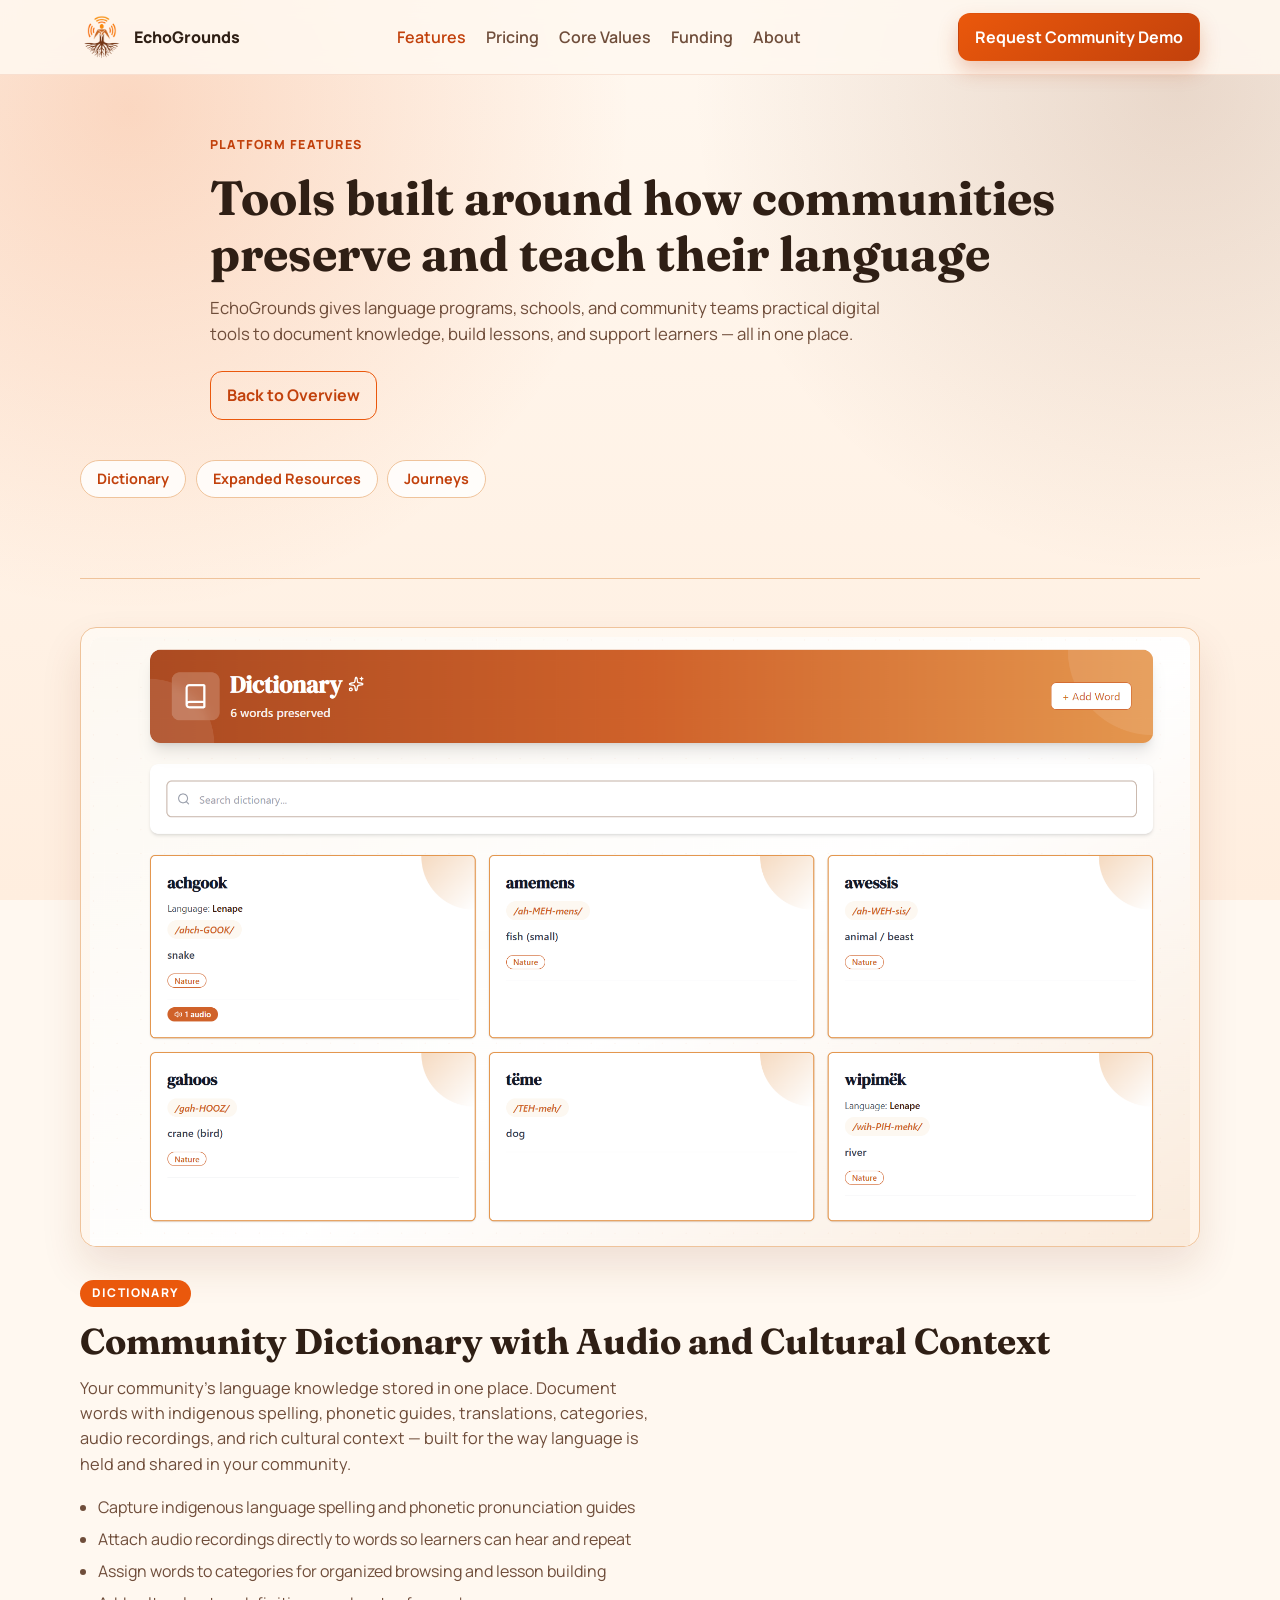
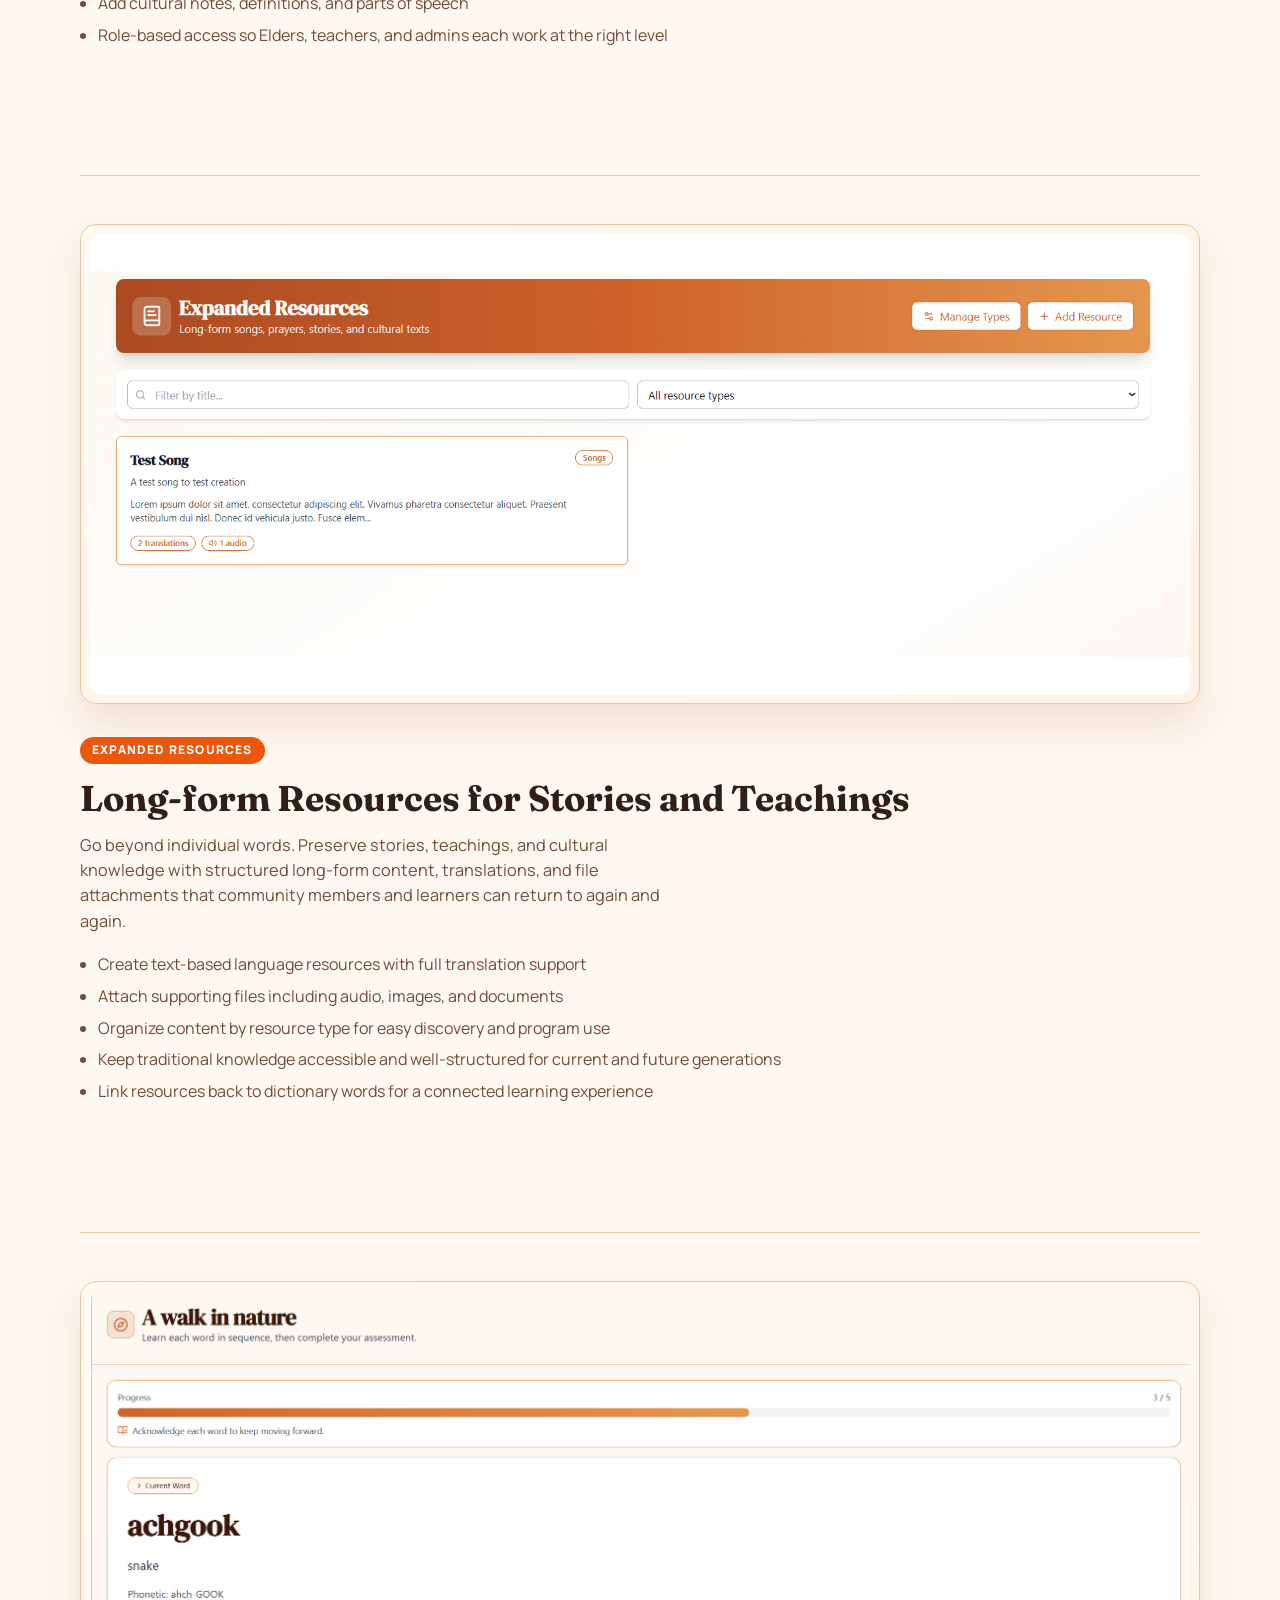
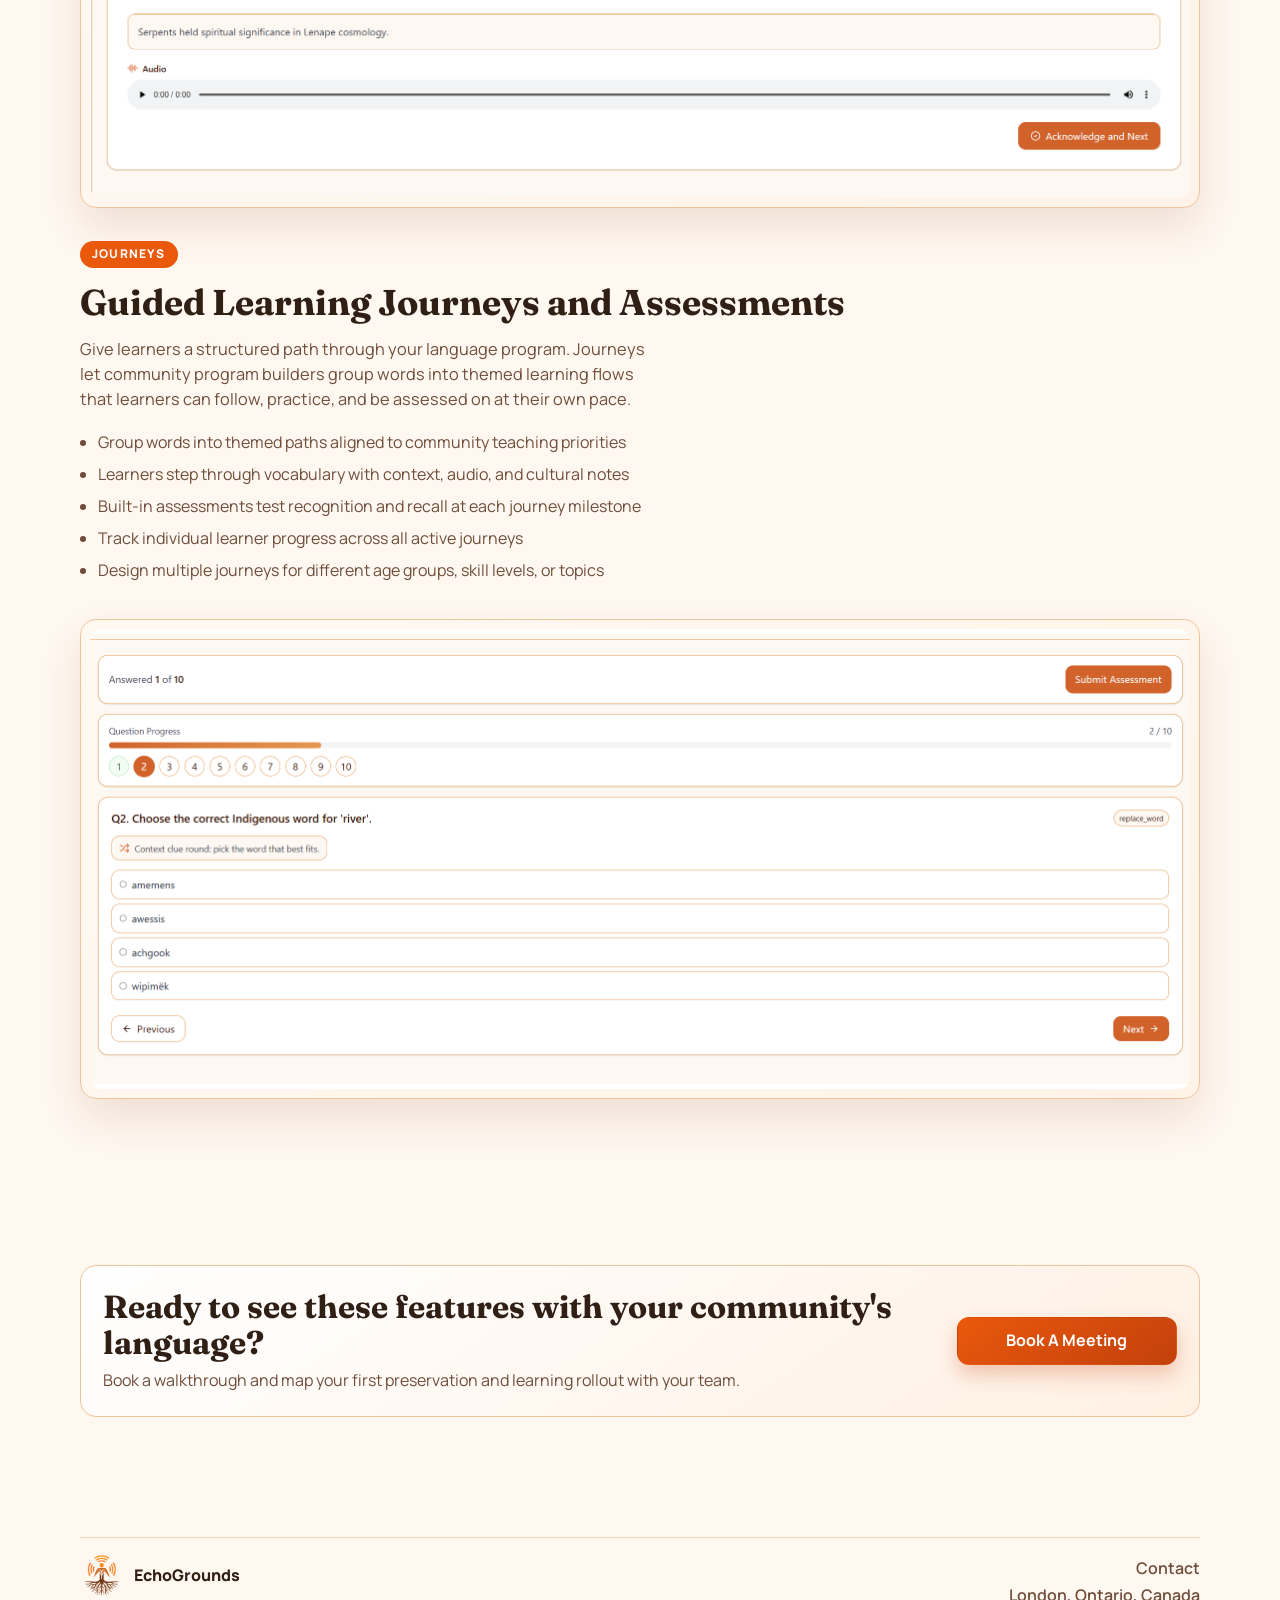
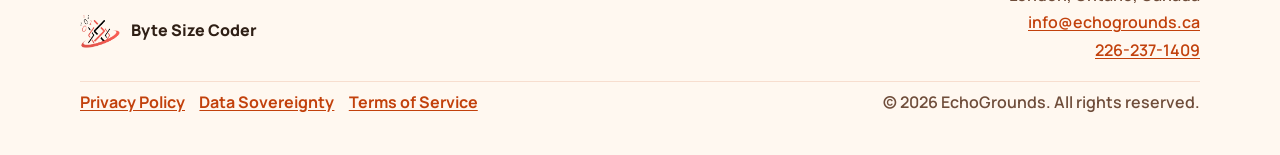
<file: features.html>
<!doctype html>
<html lang="en">
  <head>
    <meta charset="UTF-8" />
    <meta name="viewport" content="width=device-width, initial-scale=1.0" />
    <title>Features | EchoGrounds</title>
    <meta
      name="description"
      content="Explore how EchoGrounds supports Indigenous communities with a community dictionary, expanded language resources, and guided learning journeys."
    />
    <link rel="preconnect" href="https://fonts.googleapis.com" />
    <link rel="preconnect" href="https://fonts.gstatic.com" crossorigin />
    <link
      href="https://fonts.googleapis.com/css2?family=Manrope:wght@400;500;600;700;800&family=Fraunces:opsz,wght@9..144,600;9..144,700&display=swap"
      rel="stylesheet"
    />
    <link rel="stylesheet" href="styles.css" />
    <link rel="icon" type="image/png" href="images/EGICON.png" />
  </head>
  <body>
    <div class="site-bg" aria-hidden="true"></div>

    <header class="nav-wrap">
      <nav class="container nav">
        <a href="index.html" class="brand" aria-label="EchoGrounds home">
          <img src="images/EGICON.png" alt="EchoGrounds logo" class="brand-mark" />
          <span>EchoGrounds</span>
        </a>

        <button class="menu-toggle" type="button" aria-expanded="false" aria-controls="mobile-menu">
          Menu
        </button>

        <ul class="nav-links" id="desktop-menu">
          <li><a href="index.html#features" class="nav-active">Features</a></li>
          <li><a href="pricing.html">Pricing</a></li>
          <li><a href="values.html">Core Values</a></li>
          <li><a href="funding.html">Funding</a></li>
          <li><a href="about.html">About</a></li>
        </ul>

        <div class="nav-cta">
          <a class="btn btn-solid" href="index.html#pricing">Request Community Demo</a>
        </div>
      </nav>

      <div class="mobile-menu" id="mobile-menu">
        <a href="index.html#features" class="nav-active">Features</a>
        <a href="pricing.html">Pricing</a>
        <a href="values.html">Core Values</a>
        <a href="funding.html">Funding</a>         <a href="about.html">About</a>        <a class="btn btn-solid" href="index.html#pricing">Request Community Demo</a>
      </div>
    </header>

    <main>

      <section class="feature-page-hero container reveal">
        <p class="eyebrow">Platform Features</p>
        <h1>Tools built around how communities preserve and teach their language</h1>
        <p class="lead">
          EchoGrounds gives language programs, schools, and community teams practical digital tools to document knowledge, build lessons, and support learners — all in one place.
        </p>
        <a class="btn btn-outline" href="index.html">Back to Overview</a>
      </section>

      <!-- Feature Nav Pills -->
      <nav class="feature-nav container reveal" aria-label="Jump to feature">
        <a href="#dictionary" class="feature-pill">Dictionary</a>
        <a href="#expanded-resources" class="feature-pill">Expanded Resources</a>
        <a href="#journeys" class="feature-pill">Journeys</a>
      </nav>

      <!-- ── Dictionary ────────────────────────────────────────────── -->
      <section id="dictionary" class="feature-section container">
        <div class="feature-image-wrap reveal">
          <div class="image-placeholder feature-img has-image">
            <img src="images/eg-dictionary.png" alt="EchoGrounds Dictionary Screenshot" />
          </div>
        </div>
        <div class="feature-copy reveal">
          <span class="feature-tag">Dictionary</span>
          <h2>Community Dictionary with Audio and Cultural Context</h2>
          <p>
            Your community's language knowledge stored in one place. Document words with indigenous spelling, phonetic guides, translations, categories, audio recordings, and rich cultural context — built for the way language is held and shared in your community.
          </p>
          <ul>
            <li>Capture indigenous language spelling and phonetic pronunciation guides</li>
            <li>Attach audio recordings directly to words so learners can hear and repeat</li>
            <li>Assign words to categories for organized browsing and lesson building</li>
            <li>Add cultural notes, definitions, and parts of speech</li>
            <li>Role-based access so Elders, teachers, and admins each work at the right level</li>
          </ul>
        </div>
      </section>

      <!-- ── Expanded Resources ────────────────────────────────────── -->
      <section id="expanded-resources" class="feature-section container">
        <div class="feature-image-wrap reveal">
          <div class="image-placeholder feature-img has-image">
            <img src="images/eg-expanded-resources.png" alt="EchoGrounds Expanded Resources Screenshot" />
          </div>
        </div>
        <div class="feature-copy reveal">
          <span class="feature-tag">Expanded Resources</span>
          <h2>Long-form Resources for Stories and Teachings</h2>
          <p>
            Go beyond individual words. Preserve stories, teachings, and cultural knowledge with structured long-form content, translations, and file attachments that community members and learners can return to again and again.
          </p>
          <ul>
            <li>Create text-based language resources with full translation support</li>
            <li>Attach supporting files including audio, images, and documents</li>
            <li>Organize content by resource type for easy discovery and program use</li>
            <li>Keep traditional knowledge accessible and well-structured for current and future generations</li>
            <li>Link resources back to dictionary words for a connected learning experience</li>
          </ul>
        </div>
      </section>

      <!-- ── Journeys ──────────────────────────────────────────────── -->
      <section id="journeys" class="feature-section container">
        <div class="feature-image-wrap reveal">
          <div class="image-placeholder feature-img has-image">
            <img src="images/eg-journeywalk.png" alt="EchoGrounds Journey walk" />
          </div>
        </div>
        <div class="feature-copy reveal">
          <span class="feature-tag">Journeys</span>
          <h2>Guided Learning Journeys and Assessments</h2>
          <p>
            Give learners a structured path through your language program. Journeys let community program builders group words into themed learning flows that learners can follow, practice, and be assessed on at their own pace.
          </p>
          <ul>
            <li>Group words into themed paths aligned to community teaching priorities</li>
            <li>Learners step through vocabulary with context, audio, and cultural notes</li>
            <li>Built-in assessments test recognition and recall at each journey milestone</li>
            <li>Track individual learner progress across all active journeys</li>
            <li>Design multiple journeys for different age groups, skill levels, or topics</li>
          </ul>
        </div>
        <div class="feature-image-wrap reveal" style="margin-top: 36px;">
          <div class="image-placeholder feature-img has-image">
            <img src="images/eg-journeyquiz.png" alt="EchoGrounds Journey quiz" />
          </div>
        </div>
      </section>

      <!-- ── CTA ───────────────────────────────────────────────────── -->
      <section class="cta container reveal">
        <div>
          <h2>Ready to see these features with your community's language?</h2>
          <p>Book a walkthrough and map your first preservation and learning rollout with your team.</p>
        </div>
        <a class="btn btn-solid" href="#">Book A Meeting</a>
      </section>

    </main>

    <footer class="footer container">
      <div class="footer-main">
        <div class="footer-brand">
            <a href="#" class="brand">
            <img src="images/EGICON.png" alt="EchoGrounds logo" class="brand-mark" />
            <span>EchoGrounds</span>
        
            </a>
            <a href="https://bytesizecoder.ca/" class="brand">
                <img src="images/bsc-logo-icon.png" alt="Byte Size Coder logo" width="40"/>
                <span>Byte Size Coder</span>
            </a>
        </div>
       

        <div class="footer-contact">
          <p class="footer-heading">Contact</p>
          <p>London, Ontario, Canada</p>
          <p><a href="mailto:info@echogrounds.ca">info@echogrounds.ca</a></p>
          <p><a href="tel:+12262371409">226-237-1409</a></p>
        </div>
      </div>

      <div class="footer-meta">
        <div class="footer-legal">
          <a href="https://workdrive.zohopublic.ca/writer/open/j1asa7d765d1eefdf4cc7bab86d0ece220686" target="_blank">Privacy Policy</a>
          <a href="https://workdrive.zohopublic.ca/writer/open/j1asa708bfcce7c444342aa283cc8c74a929b" target="_blank">Data Sovereignty</a>
          <a href="https://workdrive.zohopublic.ca/writer/open/j1asa41634dd5829e4482af4dd826d3c389b3" target="_blank">Terms of Service</a>
        </div>
        <p>© <span id="year"></span> EchoGrounds. All rights reserved.</p>
      </div>
    </footer>

    <script src="script.js"></script>
  </body>
</html>
</file>
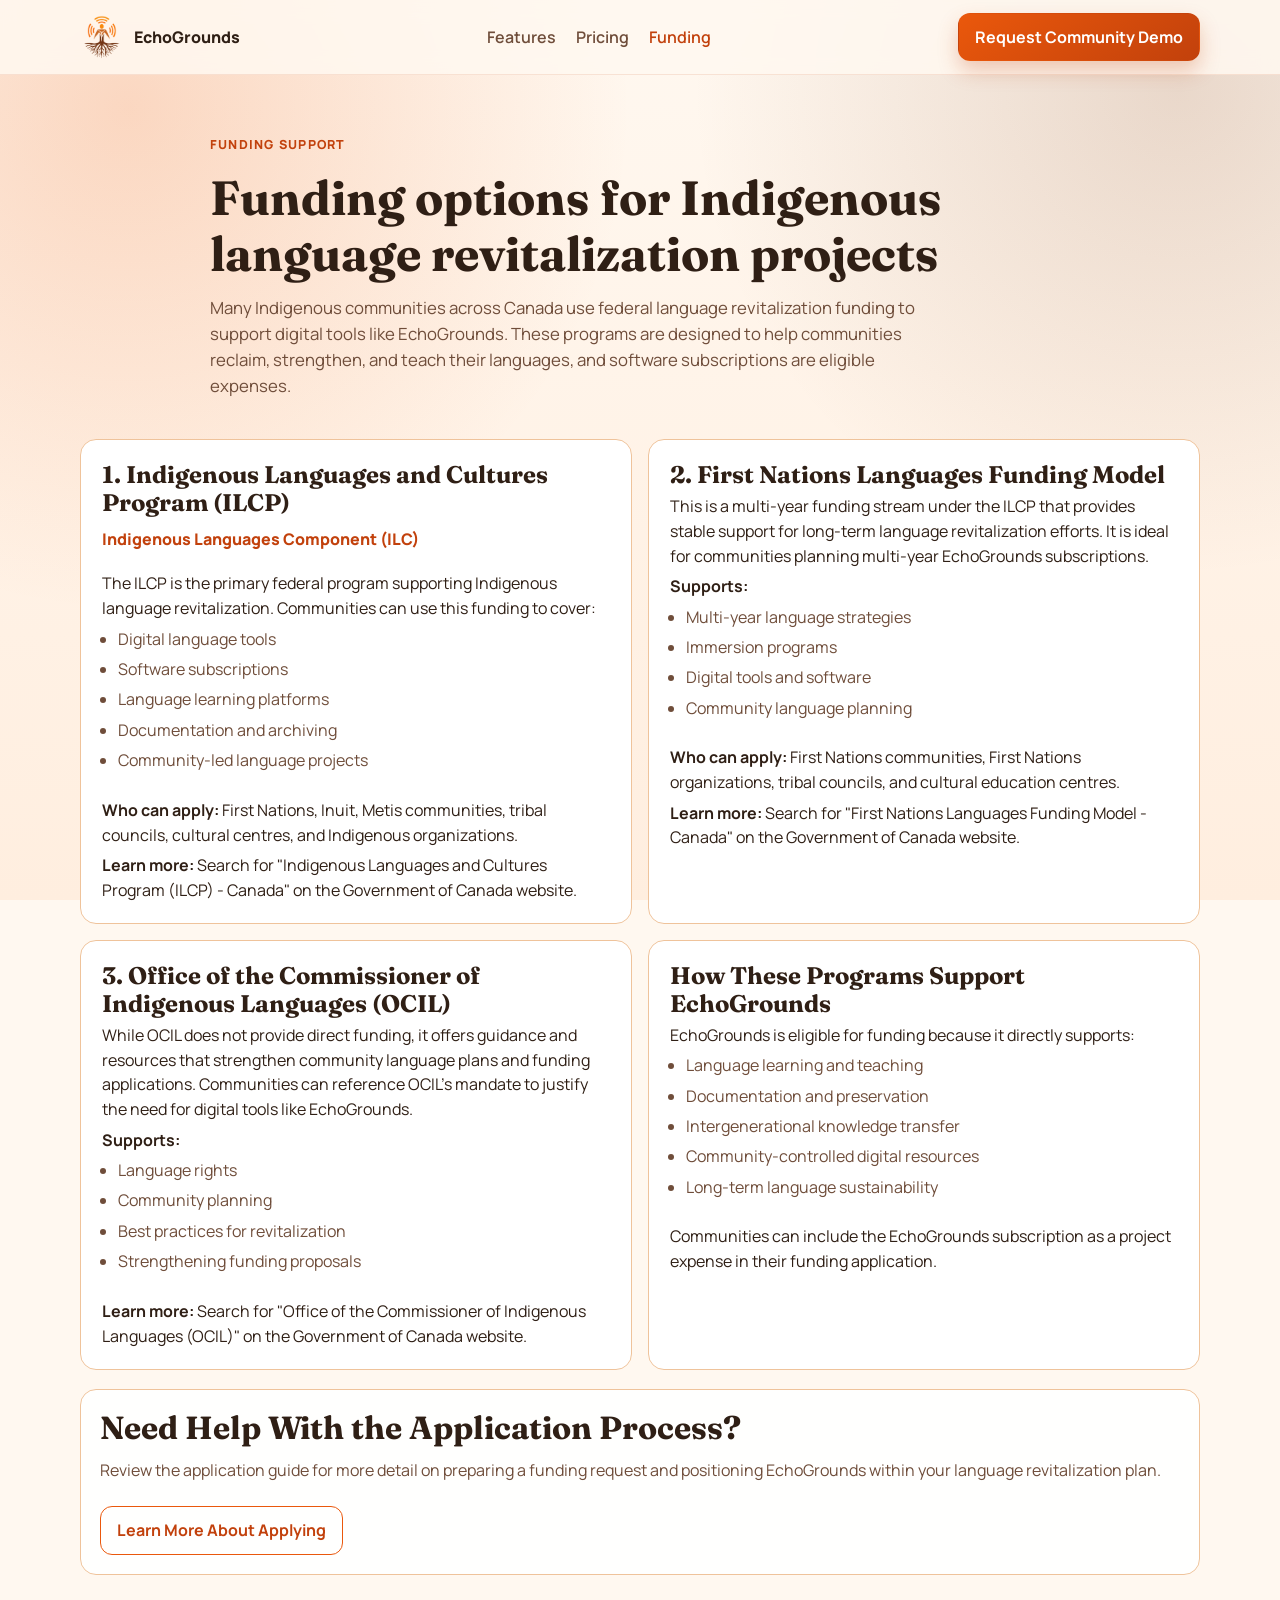
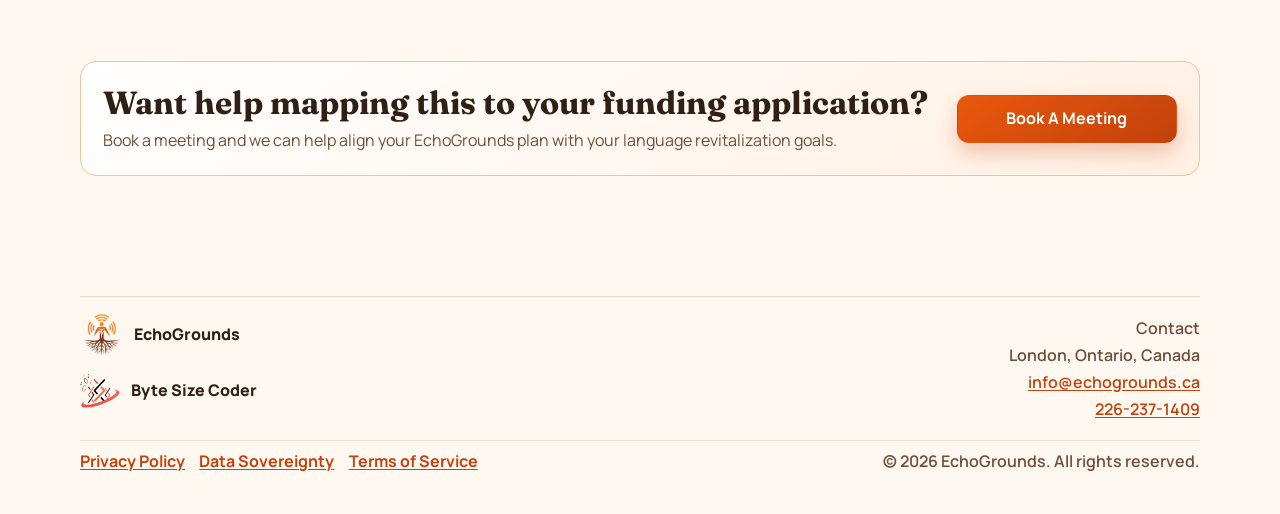
<file: funding.html>
<!doctype html>
<html lang="en">
  <head>
    <meta charset="UTF-8" />
    <meta name="viewport" content="width=device-width, initial-scale=1.0" />
    <title>Funding Options | EchoGrounds</title>
    <meta
      name="description"
      content="Funding options for Indigenous language revitalization projects, including ILCP, First Nations Languages Funding Model, and OCIL guidance for EchoGrounds subscriptions."
    />
    <link rel="preconnect" href="https://fonts.googleapis.com" />
    <link rel="preconnect" href="https://fonts.gstatic.com" crossorigin />
    <link
      href="https://fonts.googleapis.com/css2?family=Manrope:wght@400;500;600;700;800&family=Fraunces:opsz,wght@9..144,600;9..144,700&display=swap"
      rel="stylesheet"
    />
    <link rel="icon" type="image/png" href="images/EGICON.png" />
    <link rel="stylesheet" href="styles.css" />
  </head>
  <body>
    <div class="site-bg" aria-hidden="true"></div>

    <header class="nav-wrap">
      <nav class="container nav">
        <a href="index.html" class="brand" aria-label="EchoGrounds home">
          <img src="images/EGICON.png" alt="EchoGrounds logo" class="brand-mark" />
          <span>EchoGrounds</span>
        </a>

        <button class="menu-toggle" type="button" aria-expanded="false" aria-controls="mobile-menu">
          Menu
        </button>

        <ul class="nav-links" id="desktop-menu">
          <li><a href="features.html">Features</a></li>
          <li><a href="pricing.html">Pricing</a></li>
          <li><a href="funding.html" class="nav-active">Funding</a></li>
        </ul>

        <div class="nav-cta">
          <a class="btn btn-solid" href="#" data-book-meeting>Request Community Demo</a>
        </div>
      </nav>

      <div class="mobile-menu" id="mobile-menu">
        <a href="features.html">Features</a>
        <a href="pricing.html">Pricing</a>
        <a href="funding.html" class="nav-active">Funding</a>
        <a class="btn btn-solid" href="#" data-book-meeting>Request Community Demo</a>
      </div>
    </header>

    <main>
      <section class="funding-page-hero container reveal">
        <p class="eyebrow">Funding Support</p>
        <h1>Funding options for Indigenous language revitalization projects</h1>
        <p class="lead">
          Many Indigenous communities across Canada use federal language revitalization funding to support digital tools like EchoGrounds.
          These programs are designed to help communities reclaim, strengthen, and teach their languages, and software subscriptions are eligible expenses.
        </p>
      </section>

      <section class="container funding-detail-grid">
        <article class="price-card reveal">
          <h2>1. Indigenous Languages and Cultures Program (ILCP)</h2>
          <p class="funding-subheading">Indigenous Languages Component (ILC)</p>
          <p>
            The ILCP is the primary federal program supporting Indigenous language revitalization. Communities can use this funding to cover:
          </p>
          <ul>
            <li>Digital language tools</li>
            <li>Software subscriptions</li>
            <li>Language learning platforms</li>
            <li>Documentation and archiving</li>
            <li>Community-led language projects</li>
          </ul>
          <p><strong>Who can apply:</strong> First Nations, Inuit, Metis communities, tribal councils, cultural centres, and Indigenous organizations.</p>
          <p><strong>Learn more:</strong> Search for "Indigenous Languages and Cultures Program (ILCP) - Canada" on the Government of Canada website.</p>
        </article>

        <article class="price-card reveal">
          <h2>2. First Nations Languages Funding Model</h2>
          <p>
            This is a multi-year funding stream under the ILCP that provides stable support for long-term language revitalization efforts.
            It is ideal for communities planning multi-year EchoGrounds subscriptions.
          </p>
          <p><strong>Supports:</strong></p>
          <ul>
            <li>Multi-year language strategies</li>
            <li>Immersion programs</li>
            <li>Digital tools and software</li>
            <li>Community language planning</li>
          </ul>
          <p><strong>Who can apply:</strong> First Nations communities, First Nations organizations, tribal councils, and cultural education centres.</p>
          <p><strong>Learn more:</strong> Search for "First Nations Languages Funding Model - Canada" on the Government of Canada website.</p>
        </article>
      </section>

      <section class="container funding-detail-grid funding-detail-grid--stacked">
        <article class="price-card reveal">
          <h2>3. Office of the Commissioner of Indigenous Languages (OCIL)</h2>
          <p>
            While OCIL does not provide direct funding, it offers guidance and resources that strengthen community language plans and funding applications.
            Communities can reference OCIL's mandate to justify the need for digital tools like EchoGrounds.
          </p>
          <p><strong>Supports:</strong></p>
          <ul>
            <li>Language rights</li>
            <li>Community planning</li>
            <li>Best practices for revitalization</li>
            <li>Strengthening funding proposals</li>
          </ul>
          <p><strong>Learn more:</strong> Search for "Office of the Commissioner of Indigenous Languages (OCIL)" on the Government of Canada website.</p>
        </article>

        <article class="price-card reveal">
          <h2>How These Programs Support EchoGrounds</h2>
          <p>EchoGrounds is eligible for funding because it directly supports:</p>
          <ul>
            <li>Language learning and teaching</li>
            <li>Documentation and preservation</li>
            <li>Intergenerational knowledge transfer</li>
            <li>Community-controlled digital resources</li>
            <li>Long-term language sustainability</li>
          </ul>
          <p>
            Communities can include the EchoGrounds subscription as a project expense in their funding application.
          </p>
        </article>
      </section>

      <section class="container funding-copy-block reveal">
        <h2>Need Help With the Application Process?</h2>
        <p>
          Review the application guide for more detail on preparing a funding request and positioning EchoGrounds within your language revitalization plan.
        </p>
        <div class="hero-actions">
          <a
            class="btn btn-outline"
            href="https://workdrive.zohopublic.ca/writer/open/j1asaf1016404317346729dd1046342044b42"
            target="_blank"
            rel="noopener noreferrer"
          >
            Learn More About Applying
          </a>
        </div>
      </section>

      <section class="cta container reveal">
        <div>
          <h2>Want help mapping this to your funding application?</h2>
          <p>Book a meeting and we can help align your EchoGrounds plan with your language revitalization goals.</p>
        </div>
        <a class="btn btn-solid" href="#" data-book-meeting>Book A Meeting</a>
      </section>
    </main>

    <div
      class="booking-modal"
      id="booking-modal"
      role="dialog"
      aria-modal="true"
      aria-hidden="true"
      aria-labelledby="booking-modal-title"
    >
      <button class="booking-modal__backdrop" type="button" aria-label="Close booking modal" data-booking-close></button>

      <div class="booking-modal__panel" role="document">
        <div class="booking-modal__head">
          <h2 id="booking-modal-title">Book A Meeting</h2>
          <button class="booking-modal__close" type="button" aria-label="Close" data-booking-close>
            Close
          </button>
        </div>

        <p class="booking-modal__intro">
          Pick a time that works for you, then complete the booking form to confirm your appointment.
        </p>

        <div class="booking-embed-grid">
          <section class="booking-embed-card booking-embed-card--availability">
            <h3>Availability</h3>
            <div class="booking-embed-frame-wrap">
              <iframe
                src="https://calendar.zohocloud.ca/zc/ui/embed/#calendar=zz08011230bc2e064a640a241062b5502e98fea48b4d63475bae48bad9fea0e6e7571a38672d709fa920150eb56b5e31984eaf9a97&title=matthew&type=1&language=en&timezone=America%2FToronto&showTitle=0&showTimezone=1&startingDayOfWeek=0&timeFormat=0&view=work&showDetail=0&theme=1&showAttendee=0&showSwitchingViews=0&expandAllday=0&eventColorType=light&hourStart=9&hourEnd=18&showLogo=0"
                title="matthew"
                loading="lazy"
                frameborder="0"
                scrolling="no"
              ></iframe>
            </div>
          </section>

          <section class="booking-embed-card booking-embed-card--appointment">
            <h3>Appointment Request</h3>
            <div class="booking-embed-frame-wrap">
              <iframe
                src="https://calendar.zohocloud.ca/eventreqForm/zz08011230bc2e064a640a241062b5502e98fea48b4d63475bae48bad9fea0e6e7571a38672d709fa920150eb56b5e31984eaf9a97?theme=0&l=en&tz=America/Toronto"
                title="Schedule appointment for matthew"
                loading="lazy"
                frameborder="0"
                scrolling="no"
              ></iframe>
            </div>
          </section>
        </div>
      </div>
    </div>

    <footer class="footer container">
      <div class="footer-main">
        <div class="footer-brand">
          <a href="index.html" class="brand">
            <img src="images/EGICON.png" alt="EchoGrounds logo" class="brand-mark" />
            <span>EchoGrounds</span>
          </a>
          <a href="https://bytesizecoder.ca/" class="brand">
            <img src="images/bsc-logo-icon.png" alt="Byte Size Coder logo" width="40" />
            <span>Byte Size Coder</span>
          </a>
        </div>

        <div class="footer-contact">
          <p class="footer-heading">Contact</p>
          <p>London, Ontario, Canada</p>
          <p><a href="mailto:info@echogrounds.ca">info@echogrounds.ca</a></p>
          <p><a href="tel:+12262371409">226-237-1409</a></p>
        </div>
      </div>

      <div class="footer-meta">
        <div class="footer-legal">
          <a href="https://workdrive.zohopublic.ca/writer/open/j1asa7d765d1eefdf4cc7bab86d0ece220686" target="_blank">Privacy Policy</a>
          <a href="https://workdrive.zohopublic.ca/writer/open/j1asa708bfcce7c444342aa283cc8c74a929b" target="_blank">Data Sovereignty</a>
          <a href="https://workdrive.zohopublic.ca/writer/open/j1asa41634dd5829e4482af4dd826d3c389b3" target="_blank">Terms of Service</a>
        </div>
        <p>© <span id="year"></span> EchoGrounds. All rights reserved.</p>
      </div>
    </footer>

    <script src="script.js"></script>
  </body>
</html>
</file>
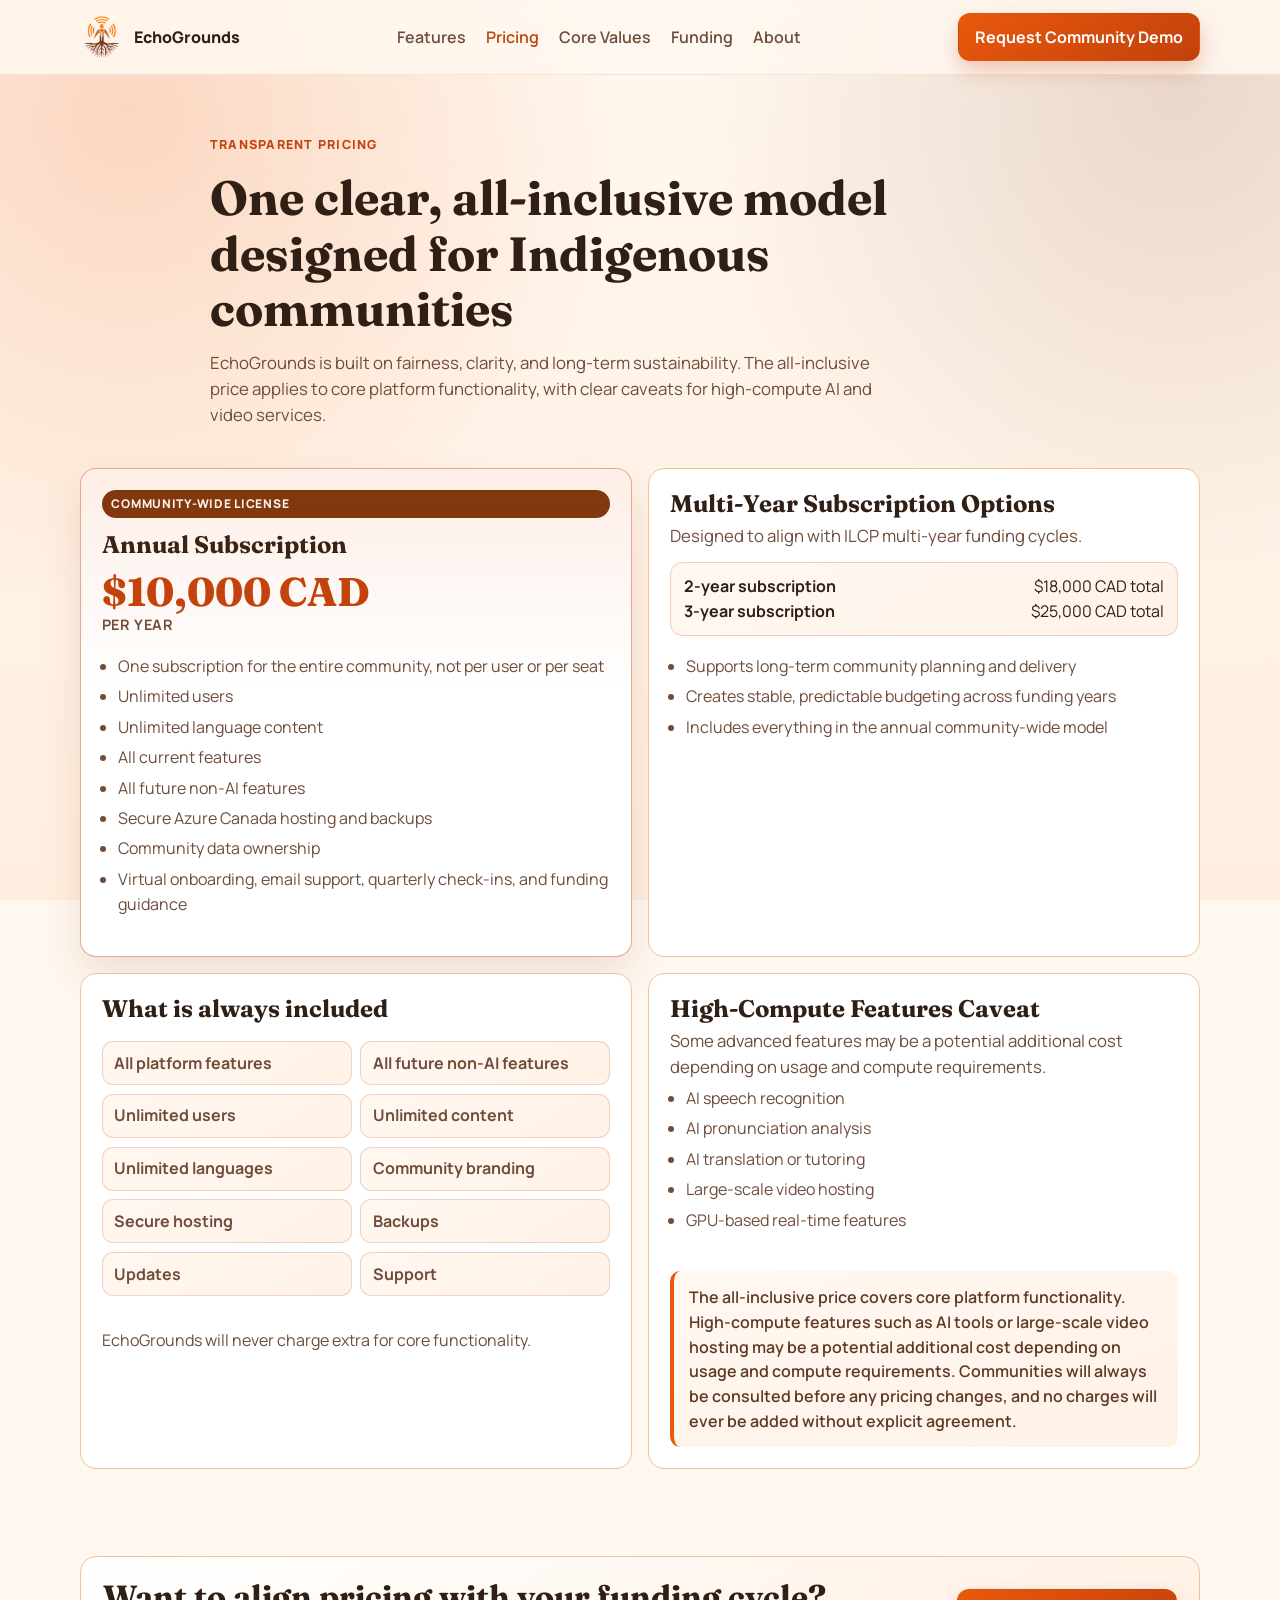
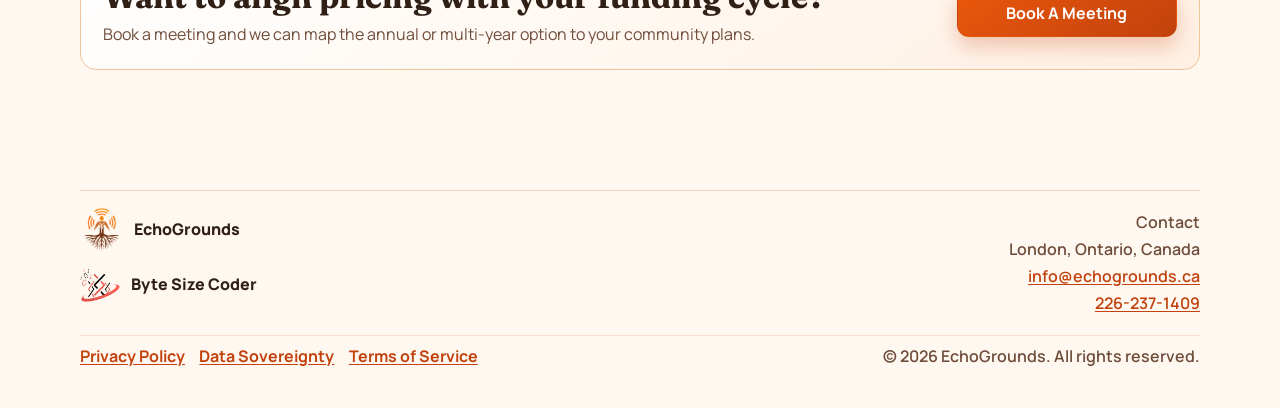
<file: pricing.html>
<!doctype html>
<html lang="en">
  <head>
    <meta charset="UTF-8" />
    <meta name="viewport" content="width=device-width, initial-scale=1.0" />
    <title>Pricing | EchoGrounds</title>
    <meta
      name="description"
      content="EchoGrounds uses one transparent, all-inclusive pricing model for Indigenous communities with annual and multi-year options, no hidden fees, and clear high-compute caveat terms."
    />
    <link rel="preconnect" href="https://fonts.googleapis.com" />
    <link rel="preconnect" href="https://fonts.gstatic.com" crossorigin />
    <link
      href="https://fonts.googleapis.com/css2?family=Manrope:wght@400;500;600;700;800&family=Fraunces:opsz,wght@9..144,600;9..144,700&display=swap"
      rel="stylesheet"
    />
    <link rel="icon" type="image/png" href="images/EGICON.png" />
    <link rel="stylesheet" href="styles.css" />
  </head>
  <body>
    <div class="site-bg" aria-hidden="true"></div>

    <header class="nav-wrap">
      <nav class="container nav">
        <a href="index.html" class="brand" aria-label="EchoGrounds home">
          <img src="images/EGICON.png" alt="EchoGrounds logo" class="brand-mark" />
          <span>EchoGrounds</span>
        </a>

        <button class="menu-toggle" type="button" aria-expanded="false" aria-controls="mobile-menu">
          Menu
        </button>

        <ul class="nav-links" id="desktop-menu">
          <li><a href="features.html">Features</a></li>
          <li><a href="pricing.html" class="nav-active">Pricing</a></li>
          <li><a href="values.html">Core Values</a></li>
          <li><a href="funding.html">Funding</a></li>
          <li><a href="about.html">About</a></li>
        </ul>

        <div class="nav-cta">
          <a class="btn btn-solid" href="#" data-book-meeting>Request Community Demo</a>
        </div>
      </nav>

      <div class="mobile-menu" id="mobile-menu">
        <a href="features.html">Features</a>
        <a href="pricing.html" class="nav-active">Pricing</a>
        <a href="values.html">Core Values</a>
        <a href="funding.html">Funding</a>         <a href="about.html">About</a>        <a class="btn btn-solid" href="#" data-book-meeting>Request Community Demo</a>
      </div>
    </header>

    <main>
      <section class="pricing-page-hero container reveal">
        <p class="eyebrow">Transparent Pricing</p>
        <h1>One clear, all-inclusive model designed for Indigenous communities</h1>
        <p class="lead">
          EchoGrounds is built on fairness, clarity, and long-term sustainability. The all-inclusive price applies to core platform functionality, with clear caveats for high-compute AI and video services.
        </p>
      </section>

      <section class="container pricing-detail-grid">
        <article class="price-card featured reveal">
          <span class="chip">Community-Wide License</span>
          <h2>Annual Subscription</h2>
          <p class="price">
            <span class="amount">$10,000 CAD</span>
            <span class="term">per year</span>
          </p>
          <ul>
            <li>One subscription for the entire community, not per user or per seat</li>
            <li>Unlimited users</li>
            <li>Unlimited language content</li>
            <li>All current features</li>
            <li>All future non-AI features</li>
            <li>Secure Azure Canada hosting and backups</li>
            <li>Community data ownership</li>
            <li>Virtual onboarding, email support, quarterly check-ins, and funding guidance</li>
          </ul>
        </article>

        <article class="price-card reveal">
          <h2>Multi-Year Subscription Options</h2>
          <p class="lead">Designed to align with ILCP multi-year funding cycles.</p>
          <div class="price-breakdown">
            <p class="price-line"><strong>2-year subscription</strong><span>$18,000 CAD total</span></p>
            <p class="price-line"><strong>3-year subscription</strong><span>$25,000 CAD total</span></p>
          </div>
          <ul>
            <li>Supports long-term community planning and delivery</li>
            <li>Creates stable, predictable budgeting across funding years</li>
            <li>Includes everything in the annual community-wide model</li>
          </ul>
        </article>
      </section>

      <section class="container pricing-detail-grid pricing-detail-grid--stacked">
        <article class="price-card reveal">
          <h2>What is always included</h2>
          <div class="pricing-included-grid">
            <span>All platform features</span>
            <span>All future non-AI features</span>
            <span>Unlimited users</span>
            <span>Unlimited content</span>
            <span>Unlimited languages</span>
            <span>Community branding</span>
            <span>Secure hosting</span>
            <span>Backups</span>
            <span>Updates</span>
            <span>Support</span>
          </div>
          <p class="pricing-note">EchoGrounds will never charge extra for core functionality.</p>
        </article>

        <article class="price-card reveal">
          <h2>High-Compute Features Caveat</h2>
          <p class="lead">
            Some advanced features may be a potential additional cost depending on usage and compute requirements.
          </p>
          <ul>
            <li>AI speech recognition</li>
            <li>AI pronunciation analysis</li>
            <li>AI translation or tutoring</li>
            <li>Large-scale video hosting</li>
            <li>GPU-based real-time features</li>
          </ul>
          <blockquote class="pricing-clause">
            The all-inclusive price covers core platform functionality. High-compute features such as AI tools or large-scale video hosting may be a potential additional cost depending on usage and compute requirements. Communities will always be consulted before any pricing changes, and no charges will ever be added without explicit agreement.
          </blockquote>
        </article>
      </section>

      <section class="cta container reveal">
        <div>
          <h2>Want to align pricing with your funding cycle?</h2>
          <p>Book a meeting and we can map the annual or multi-year option to your community plans.</p>
        </div>
        <a class="btn btn-solid" href="#" data-book-meeting>Book A Meeting</a>
      </section>
    </main>

    <div
      class="booking-modal"
      id="booking-modal"
      role="dialog"
      aria-modal="true"
      aria-hidden="true"
      aria-labelledby="booking-modal-title"
    >
      <button class="booking-modal__backdrop" type="button" aria-label="Close booking modal" data-booking-close></button>

      <div class="booking-modal__panel" role="document">
        <div class="booking-modal__head">
          <h2 id="booking-modal-title">Book A Meeting</h2>
          <button class="booking-modal__close" type="button" aria-label="Close" data-booking-close>
            Close
          </button>
        </div>

        <p class="booking-modal__intro">
          Pick a time that works for you, then complete the booking form to confirm your appointment.
        </p>

        <div class="booking-embed-grid">
          <section class="booking-embed-card booking-embed-card--availability">
            <h3>Availability</h3>
            <div class="booking-embed-frame-wrap">
              <iframe
                src="https://calendar.zohocloud.ca/zc/ui/embed/#calendar=zz08011230bc2e064a640a241062b5502e98fea48b4d63475bae48bad9fea0e6e7571a38672d709fa920150eb56b5e31984eaf9a97&title=matthew&type=1&language=en&timezone=America%2FToronto&showTitle=0&showTimezone=1&startingDayOfWeek=0&timeFormat=0&view=work&showDetail=0&theme=1&showAttendee=0&showSwitchingViews=0&expandAllday=0&eventColorType=light&hourStart=9&hourEnd=18&showLogo=0"
                title="matthew"
                loading="lazy"
                frameborder="0"
                scrolling="no"
              ></iframe>
            </div>
          </section>

          <section class="booking-embed-card booking-embed-card--appointment">
            <h3>Appointment Request</h3>
            <div class="booking-embed-frame-wrap">
              <iframe
                src="https://calendar.zohocloud.ca/eventreqForm/zz08011230bc2e064a640a241062b5502e98fea48b4d63475bae48bad9fea0e6e7571a38672d709fa920150eb56b5e31984eaf9a97?theme=0&l=en&tz=America/Toronto"
                title="Schedule appointment for matthew"
                loading="lazy"
                frameborder="0"
                scrolling="no"
              ></iframe>
            </div>
          </section>
        </div>
      </div>
    </div>

    <footer class="footer container">
      <div class="footer-main">
        <div class="footer-brand">
          <a href="index.html" class="brand">
            <img src="images/EGICON.png" alt="EchoGrounds logo" class="brand-mark" />
            <span>EchoGrounds</span>
          </a>
          <a href="https://bytesizecoder.ca/" class="brand">
            <img src="images/bsc-logo-icon.png" alt="Byte Size Coder logo" width="40" />
            <span>Byte Size Coder</span>
          </a>
        </div>

        <div class="footer-contact">
          <p class="footer-heading">Contact</p>
          <p>London, Ontario, Canada</p>
          <p><a href="mailto:info@echogrounds.ca">info@echogrounds.ca</a></p>
          <p><a href="tel:+12262371409">226-237-1409</a></p>
        </div>
      </div>

      <div class="footer-meta">
        <div class="footer-legal">
          <a href="https://workdrive.zohopublic.ca/writer/open/j1asa7d765d1eefdf4cc7bab86d0ece220686" target="_blank">Privacy Policy</a>
          <a href="https://workdrive.zohopublic.ca/writer/open/j1asa708bfcce7c444342aa283cc8c74a929b" target="_blank">Data Sovereignty</a>
          <a href="https://workdrive.zohopublic.ca/writer/open/j1asa41634dd5829e4482af4dd826d3c389b3" target="_blank">Terms of Service</a>
        </div>
        <p>© <span id="year"></span> EchoGrounds. All rights reserved.</p>
      </div>
    </footer>

    <script src="script.js"></script>
  </body>
</html>
</file>
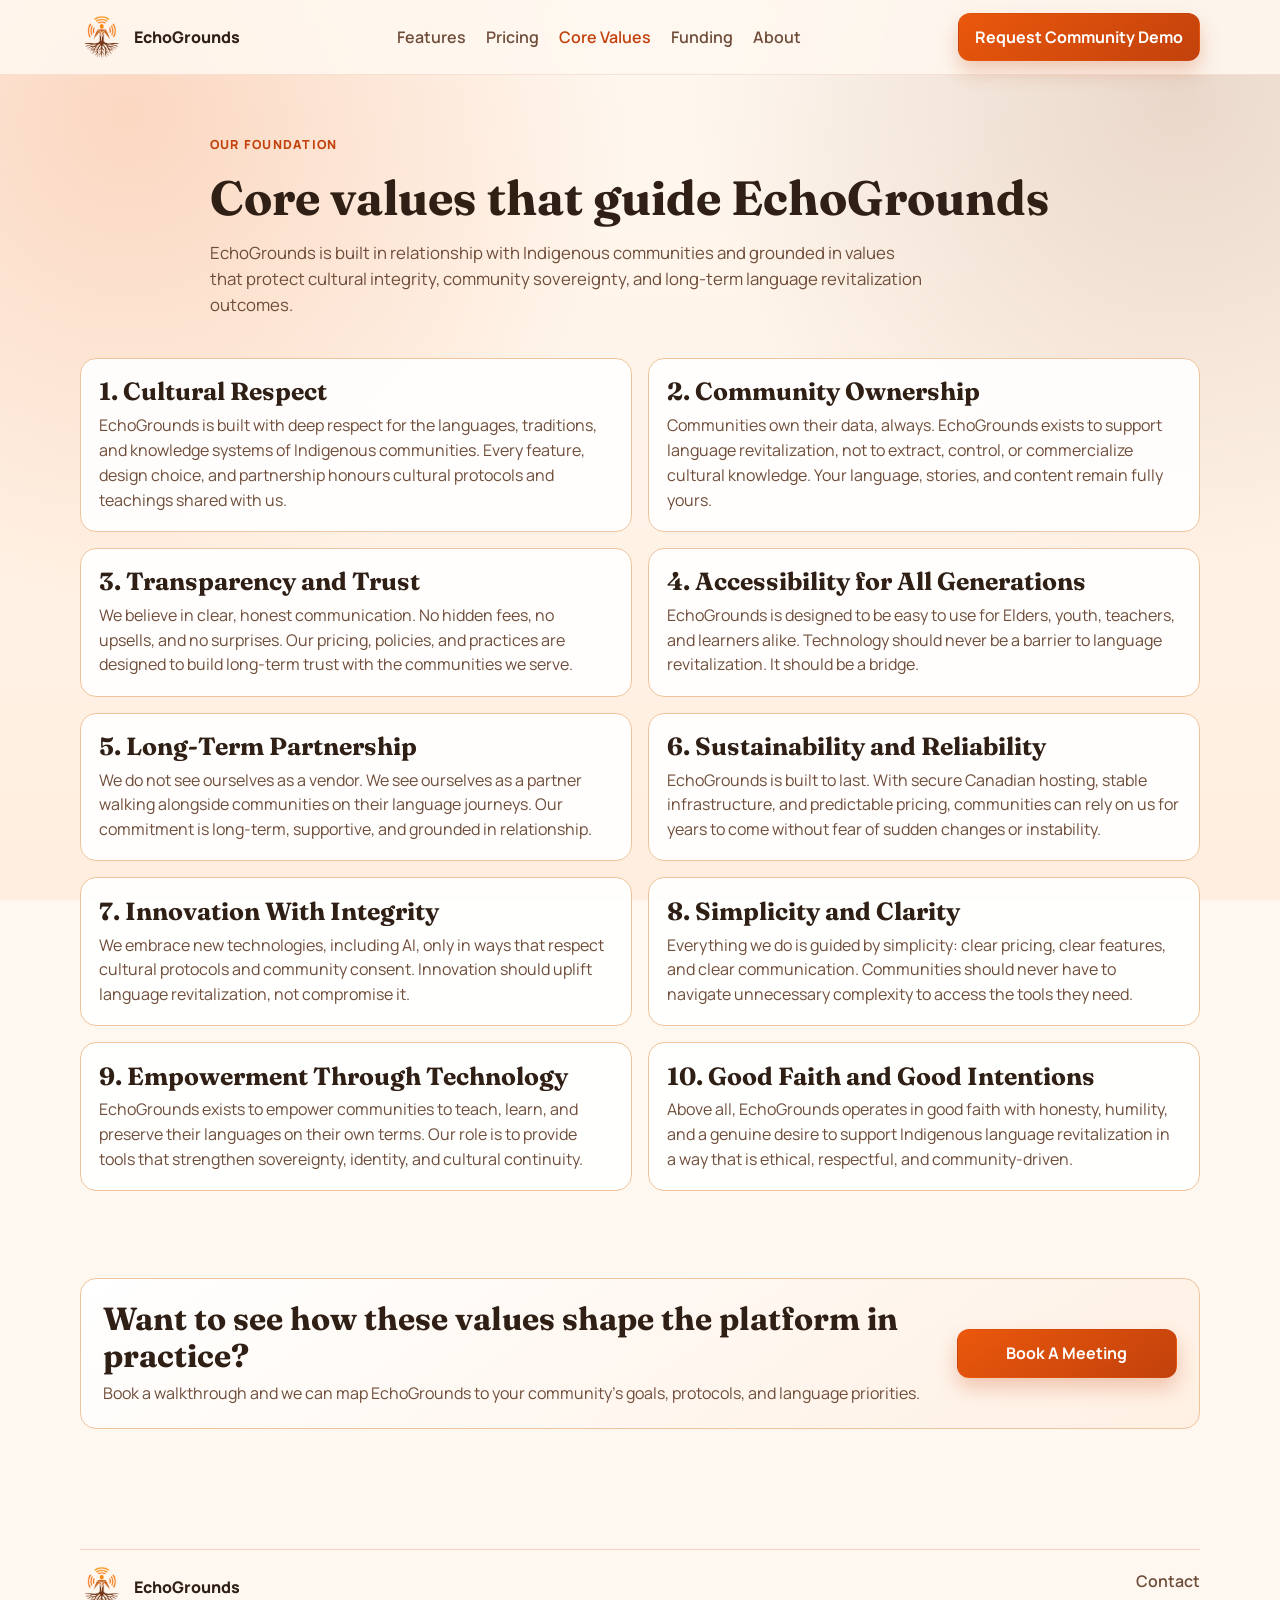
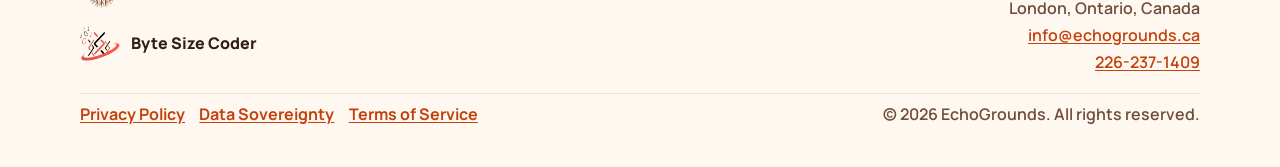
<file: values.html>
<!doctype html>
<html lang="en">
  <head>
    <meta charset="UTF-8" />
    <meta name="viewport" content="width=device-width, initial-scale=1.0" />
    <title>Core Values | EchoGrounds</title>
    <meta
      name="description"
      content="EchoGrounds core values: cultural respect, community ownership, transparency, accessibility, long-term partnership, sustainability, integrity, clarity, empowerment, and good faith."
    />
    <link rel="preconnect" href="https://fonts.googleapis.com" />
    <link rel="preconnect" href="https://fonts.gstatic.com" crossorigin />
    <link
      href="https://fonts.googleapis.com/css2?family=Manrope:wght@400;500;600;700;800&family=Fraunces:opsz,wght@9..144,600;9..144,700&display=swap"
      rel="stylesheet"
    />
    <link rel="icon" type="image/png" href="images/EGICON.png" />
    <link rel="stylesheet" href="styles.css" />
  </head>
  <body>
    <div class="site-bg" aria-hidden="true"></div>

    <header class="nav-wrap">
      <nav class="container nav">
        <a href="index.html" class="brand" aria-label="EchoGrounds home">
          <img src="images/EGICON.png" alt="EchoGrounds logo" class="brand-mark" />
          <span>EchoGrounds</span>
        </a>

        <button class="menu-toggle" type="button" aria-expanded="false" aria-controls="mobile-menu">
          Menu
        </button>

        <ul class="nav-links" id="desktop-menu">
          <li><a href="features.html">Features</a></li>
          <li><a href="pricing.html">Pricing</a></li>
          <li><a href="values.html" class="nav-active">Core Values</a></li>
          <li><a href="funding.html">Funding</a></li>
          <li><a href="about.html">About</a></li>
        </ul>

        <div class="nav-cta">
          <a class="btn btn-solid" href="#" data-book-meeting>Request Community Demo</a>
        </div>
      </nav>

      <div class="mobile-menu" id="mobile-menu">
        <a href="features.html">Features</a>
        <a href="pricing.html">Pricing</a>
        <a href="values.html" class="nav-active">Core Values</a>
        <a href="funding.html">Funding</a>         <a href="about.html">About</a>        <a class="btn btn-solid" href="#" data-book-meeting>Request Community Demo</a>
      </div>
    </header>

    <main>
      <section class="values-page-hero container reveal">
        <p class="eyebrow">Our Foundation</p>
        <h1>Core values that guide EchoGrounds</h1>
        <p class="lead">
          EchoGrounds is built in relationship with Indigenous communities and grounded in values that protect cultural integrity, community sovereignty, and long-term language revitalization outcomes.
        </p>
      </section>

      <section class="container values-grid">
        <article class="value-card reveal">
          <h2>1. Cultural Respect</h2>
          <p>
            EchoGrounds is built with deep respect for the languages, traditions, and knowledge systems of Indigenous communities. Every feature, design choice, and partnership honours cultural protocols and teachings shared with us.
          </p>
        </article>

        <article class="value-card reveal">
          <h2>2. Community Ownership</h2>
          <p>
            Communities own their data, always. EchoGrounds exists to support language revitalization, not to extract, control, or commercialize cultural knowledge. Your language, stories, and content remain fully yours.
          </p>
        </article>

        <article class="value-card reveal">
          <h2>3. Transparency and Trust</h2>
          <p>
            We believe in clear, honest communication. No hidden fees, no upsells, and no surprises. Our pricing, policies, and practices are designed to build long-term trust with the communities we serve.
          </p>
        </article>

        <article class="value-card reveal">
          <h2>4. Accessibility for All Generations</h2>
          <p>
            EchoGrounds is designed to be easy to use for Elders, youth, teachers, and learners alike. Technology should never be a barrier to language revitalization. It should be a bridge.
          </p>
        </article>

        <article class="value-card reveal">
          <h2>5. Long-Term Partnership</h2>
          <p>
            We do not see ourselves as a vendor. We see ourselves as a partner walking alongside communities on their language journeys. Our commitment is long-term, supportive, and grounded in relationship.
          </p>
        </article>

        <article class="value-card reveal">
          <h2>6. Sustainability and Reliability</h2>
          <p>
            EchoGrounds is built to last. With secure Canadian hosting, stable infrastructure, and predictable pricing, communities can rely on us for years to come without fear of sudden changes or instability.
          </p>
        </article>

        <article class="value-card reveal">
          <h2>7. Innovation With Integrity</h2>
          <p>
            We embrace new technologies, including AI, only in ways that respect cultural protocols and community consent. Innovation should uplift language revitalization, not compromise it.
          </p>
        </article>

        <article class="value-card reveal">
          <h2>8. Simplicity and Clarity</h2>
          <p>
            Everything we do is guided by simplicity: clear pricing, clear features, and clear communication. Communities should never have to navigate unnecessary complexity to access the tools they need.
          </p>
        </article>

        <article class="value-card reveal">
          <h2>9. Empowerment Through Technology</h2>
          <p>
            EchoGrounds exists to empower communities to teach, learn, and preserve their languages on their own terms. Our role is to provide tools that strengthen sovereignty, identity, and cultural continuity.
          </p>
        </article>

        <article class="value-card reveal">
          <h2>10. Good Faith and Good Intentions</h2>
          <p>
            Above all, EchoGrounds operates in good faith with honesty, humility, and a genuine desire to support Indigenous language revitalization in a way that is ethical, respectful, and community-driven.
          </p>
        </article>
      </section>

      <section class="cta container reveal">
        <div>
          <h2>Want to see how these values shape the platform in practice?</h2>
          <p>Book a walkthrough and we can map EchoGrounds to your community's goals, protocols, and language priorities.</p>
        </div>
        <a class="btn btn-solid" href="#" data-book-meeting>Book A Meeting</a>
      </section>
    </main>

    <div
      class="booking-modal"
      id="booking-modal"
      role="dialog"
      aria-modal="true"
      aria-hidden="true"
      aria-labelledby="booking-modal-title"
    >
      <button class="booking-modal__backdrop" type="button" aria-label="Close booking modal" data-booking-close></button>

      <div class="booking-modal__panel" role="document">
        <div class="booking-modal__head">
          <h2 id="booking-modal-title">Book A Meeting</h2>
          <button class="booking-modal__close" type="button" aria-label="Close" data-booking-close>
            Close
          </button>
        </div>

        <p class="booking-modal__intro">
          Pick a time that works for you, then complete the booking form to confirm your appointment.
        </p>

        <div class="booking-embed-grid">
          <section class="booking-embed-card booking-embed-card--availability">
            <h3>Availability</h3>
            <div class="booking-embed-frame-wrap">
              <iframe
                src="https://calendar.zohocloud.ca/zc/ui/embed/#calendar=zz08011230bc2e064a640a241062b5502e98fea48b4d63475bae48bad9fea0e6e7571a38672d709fa920150eb56b5e31984eaf9a97&title=matthew&type=1&language=en&timezone=America%2FToronto&showTitle=0&showTimezone=1&startingDayOfWeek=0&timeFormat=0&view=work&showDetail=0&theme=1&showAttendee=0&showSwitchingViews=0&expandAllday=0&eventColorType=light&hourStart=9&hourEnd=18&showLogo=0"
                title="matthew"
                loading="lazy"
                frameborder="0"
                scrolling="no"
              ></iframe>
            </div>
          </section>

          <section class="booking-embed-card booking-embed-card--appointment">
            <h3>Appointment Request</h3>
            <div class="booking-embed-frame-wrap">
              <iframe
                src="https://calendar.zohocloud.ca/eventreqForm/zz08011230bc2e064a640a241062b5502e98fea48b4d63475bae48bad9fea0e6e7571a38672d709fa920150eb56b5e31984eaf9a97?theme=0&l=en&tz=America/Toronto"
                title="Schedule appointment for matthew"
                loading="lazy"
                frameborder="0"
                scrolling="no"
              ></iframe>
            </div>
          </section>
        </div>
      </div>
    </div>

    <footer class="footer container">
      <div class="footer-main">
        <div class="footer-brand">
          <a href="index.html" class="brand">
            <img src="images/EGICON.png" alt="EchoGrounds logo" class="brand-mark" />
            <span>EchoGrounds</span>
          </a>
          <a href="https://bytesizecoder.ca/" class="brand">
            <img src="images/bsc-logo-icon.png" alt="Byte Size Coder logo" width="40" />
            <span>Byte Size Coder</span>
          </a>
        </div>

        <div class="footer-contact">
          <p class="footer-heading">Contact</p>
          <p>London, Ontario, Canada</p>
          <p><a href="mailto:info@echogrounds.ca">info@echogrounds.ca</a></p>
          <p><a href="tel:+12262371409">226-237-1409</a></p>
        </div>
      </div>

      <div class="footer-meta">
        <div class="footer-legal">
          <a href="https://workdrive.zohopublic.ca/writer/open/j1asa7d765d1eefdf4cc7bab86d0ece220686" target="_blank">Privacy Policy</a>
          <a href="https://workdrive.zohopublic.ca/writer/open/j1asa708bfcce7c444342aa283cc8c74a929b" target="_blank">Data Sovereignty</a>
          <a href="https://workdrive.zohopublic.ca/writer/open/j1asa41634dd5829e4482af4dd826d3c389b3" target="_blank">Terms of Service</a>
        </div>
        <p>© <span id="year"></span> EchoGrounds. All rights reserved.</p>
      </div>
    </footer>

    <script src="script.js"></script>
  </body>
</html>
</file>
<file: styles.css>
:root {
  --bg: #fff8f0;
  --bg-soft: #fff2e5;
  --text: #2f1f15;
  --muted: #6f4d3a;
  --brand: #ea580c;
  --brand-strong: #c2410c;
  --brand-soft: #ffd2b3;
  --accent: #78350f;
  --panel: #ffffff;
  --border: #efc39b;
  --shadow: 0 20px 40px rgba(120, 53, 15, 0.12);
}

* {
  box-sizing: border-box;
}

html,
body {
  margin: 0;
  padding: 0;
}

body {
  font-family: "Manrope", "Segoe UI", sans-serif;
  background: var(--bg);
  color: var(--text);
  line-height: 1.55;
}

.site-bg {
  position: fixed;
  inset: 0;
  z-index: -1;
  background:
    radial-gradient(circle at 10% 12%, rgba(234, 88, 12, 0.2), transparent 36%),
    radial-gradient(circle at 92% 10%, rgba(120, 53, 15, 0.16), transparent 34%),
    linear-gradient(180deg, #fff8f0 0%, #ffeedf 100%);
}

.container {
  width: min(1120px, 92vw);
  margin: 0 auto;
}

h1,
h2,
h3 {
  margin: 0;
  font-family: "Fraunces", Georgia, serif;
  line-height: 1.15;
}

p {
  margin: 0;
}

a {
  color: inherit;
  text-decoration: none;
}

.nav-wrap {
  position: sticky;
  top: 0;
  z-index: 30;
  backdrop-filter: blur(10px);
  background: rgba(255, 248, 240, 0.86);
  border-bottom: 1px solid rgba(194, 65, 12, 0.12);
}

.nav {
  display: flex;
  align-items: center;
  justify-content: space-between;
  gap: 1rem;
  min-height: 74px;
}

.brand {
  display: inline-flex;
  align-items: center;
  gap: 0.7rem;
  font-weight: 800;
}

.brand-mark {
  width: 2.7rem;
  height: 2.7rem;
  border-radius: 0;
  background: transparent;
  object-fit: contain;
  display: block;
}

.nav-links {
  list-style: none;
  margin: 0;
  padding: 0;
  display: flex;
  gap: 1.25rem;
  color: var(--muted);
  font-weight: 600;
}

.nav-links a:hover {
  color: var(--brand-strong);
}

.nav-cta {
  display: flex;
  gap: 0.7rem;
}

.menu-toggle {
  display: none;
  border: 1px solid var(--border);
  background: #fff;
  color: var(--text);
  border-radius: 0.7rem;
  padding: 0.55rem 0.85rem;
  font-weight: 700;
}

.mobile-menu {
  display: none;
  flex-direction: column;
  gap: 0.7rem;
  border-top: 1px solid var(--border);
  padding: 0.9rem 4vw 1rem;
  background: rgba(255, 255, 255, 0.94);
}

.btn {
  display: inline-flex;
  align-items: center;
  justify-content: center;
  gap: 0.4rem;
  border-radius: 0.75rem;
  padding: 0.68rem 1rem;
  font-weight: 700;
  border: 1px solid transparent;
  transition: transform 0.18s ease, box-shadow 0.18s ease, background 0.2s ease;
}

.btn:hover {
  transform: translateY(-1px);
}

.btn-solid {
  background: linear-gradient(145deg, var(--brand), var(--brand-strong));
  color: #fff;
  box-shadow: 0 10px 20px rgba(194, 65, 12, 0.26);
}

.btn-ghost {
  background: #fff;
  border-color: var(--border);
  color: var(--text);
}

.btn-outline {
  border-color: var(--brand);
  color: var(--brand-strong);
  background: transparent;
}

main {
  padding-bottom: 3.5rem;
}

.hero {
  padding-top: 4rem;
  display: grid;
  grid-template-columns: 1.05fr 0.95fr;
  gap: 2rem;
  align-items: center;
}

.eyebrow {
  display: inline-block;
  margin-bottom: 1rem;
  font-size: 0.78rem;
  font-weight: 800;
  letter-spacing: 0.1em;
  text-transform: uppercase;
  color: var(--brand-strong);
}

.hero h1 {
  font-size: clamp(2.1rem, 5vw, 3.6rem);
  margin-bottom: 1rem;
}

.lead {
  color: var(--muted);
  font-size: 1.05rem;
  max-width: 62ch;
}

.hero-actions {
  margin-top: 1.5rem;
  display: flex;
  gap: 0.8rem;
  flex-wrap: wrap;
}

.hero-notes {
  margin-top: 1.1rem;
  display: flex;
  gap: 1rem;
  flex-wrap: wrap;
  color: var(--muted);
  font-weight: 600;
  font-size: 0.9rem;
}

.hero-visual {
  position: relative;
}

.image-placeholder {
  background:
    linear-gradient(145deg, #fffaf4, #fff1e3),
    repeating-linear-gradient(45deg, rgba(194, 65, 12, 0.08), rgba(194, 65, 12, 0.08) 8px, rgba(255, 255, 255, 0.88) 8px, rgba(255, 255, 255, 0.88) 16px);
  border: 1px solid var(--border);
  border-radius: 1rem;
  display: grid;
  place-items: center;
  text-align: center;
  color: #6a432c;
  font-weight: 700;
  padding: 1rem;
}

.image-placeholder.has-image {
  padding: 0.55rem;
  overflow: hidden;
  align-items: stretch;
  justify-items: stretch;
  background: linear-gradient(145deg, #fff9f2, #fff3e7);
}

.image-placeholder.has-image img {
  width: 100%;
  height: 100%;
  max-width: 100%;
  object-fit: contain;
  object-position: center;
  display: block;
  border-radius: 0.75rem;
  background: #fff;
}

.image-placeholder.large {
  min-height: 390px;
  box-shadow: var(--shadow);
}

.image-placeholder.small {
  min-height: 145px;
}

.float-card {
  width: 62%;
  position: absolute;
  right: -1.3rem;
  bottom: -1.3rem;
  background: linear-gradient(145deg, #fff0df, #ffe2c3);
  border-color: #f2bf8f;
  box-shadow: var(--shadow);
}

.trust {
  margin-top: 4.5rem;
}

.trust p {
  color: var(--muted);
  text-align: center;
  margin-bottom: 1rem;
  font-weight: 700;
}

.logo-grid {
  display: grid;
  gap: 0.75rem;
  grid-template-columns: repeat(4, minmax(0, 1fr));
}

.logo-item {
  background: rgba(255, 255, 255, 0.78);
  border: 1px solid var(--border);
  border-radius: 0.85rem;
  min-height: 58px;
  display: grid;
  place-items: center;
  color: #56635d;
  font-weight: 700;
}

.features,
.split,
.community,
.pricing,
.cta {
  margin-top: 5.4rem;
}

.values-preview {
  margin-top: 5.4rem;
}

.values-preview-grid {
  margin-top: 1.2rem;
  display: grid;
  grid-template-columns: repeat(2, minmax(0, 1fr));
  gap: 0.9rem;
}

.value-pill-card {
  background: rgba(255, 255, 255, 0.86);
  border: 1px solid var(--border);
  border-radius: 1rem;
  padding: 1rem;
}

.value-pill-card h3 {
  font-size: 1.1rem;
  margin-bottom: 0.4rem;
}

.value-pill-card p {
  color: var(--muted);
}

.section-head {
  max-width: 760px;
  margin-bottom: 1.3rem;
}

.section-head h2 {
  font-size: clamp(1.7rem, 3.3vw, 2.6rem);
}

.feature-grid {
  margin-top: 1.6rem;
  display: grid;
  grid-template-columns: repeat(2, minmax(0, 1fr));
  gap: 1rem;
}

.feature-card {
  background: rgba(255, 255, 255, 0.85);
  border: 1px solid var(--border);
  border-radius: 1rem;
  padding: 1.2rem;
}

.feature-card h3 {
  font-size: 1.25rem;
  margin-bottom: 0.5rem;
}

.feature-card p {
  color: var(--muted);
}

.split {
  display: grid;
  grid-template-columns: 1fr 1fr;
  gap: 1.6rem;
  align-items: center;
}

.image-placeholder.medium {
  min-height: 330px;
}

.split-copy ul {
  margin: 1rem 0 1.3rem;
  padding-left: 1.1rem;
  color: var(--muted);
}

.split-copy li + li {
  margin-top: 0.4rem;
}

.community-grid {
  display: grid;
  grid-template-columns: 1fr 1fr;
  gap: 1rem;
  align-items: stretch;
}

.quote-card {
  background: #ffffff;
  border: 1px solid var(--border);
  border-radius: 1rem;
  padding: 1.4rem;
  display: flex;
  flex-direction: column;
  justify-content: center;
  gap: 0.9rem;
}

.quote-card p {
  color: #31403a;
  font-size: 1.08rem;
}

.quote-card h4 {
  margin: 0;
  font-size: 1rem;
}

.quote-card span {
  color: var(--muted);
  font-size: 0.9rem;
}

.image-placeholder.tall {
  min-height: 280px;
}

@media (max-width: 640px) {
  .image-placeholder.large {
    min-height: 260px;
  }

  .image-placeholder.medium {
    min-height: 230px;
  }

  .image-placeholder.small {
    min-height: 170px;
  }
}

.pricing-grid {
  margin-top: 1.4rem;
  display: grid;
  grid-template-columns: repeat(2, minmax(0, 1fr));
  gap: 1rem;
}

.pricing-grid .price-card:nth-child(3) {
  grid-column: 1 / -1;
}

.pricing-included-panel,
.pricing-caveat-panel,
.pricing-summary {
  margin-top: 1.2rem;
  background: rgba(255, 255, 255, 0.9);
  border: 1px solid var(--border);
  border-radius: 1rem;
  padding: 1.2rem;
}

.pricing-included-panel h3,
.pricing-caveat-panel h3,
.pricing-summary h2 {
  font-size: clamp(1.3rem, 2.6vw, 1.8rem);
  margin-bottom: 0.55rem;
}

.pricing-included-grid {
  margin: 0.8rem 0 0.85rem;
  display: grid;
  grid-template-columns: repeat(2, minmax(0, 1fr));
  gap: 0.55rem;
}

.pricing-included-grid span {
  display: inline-flex;
  align-items: center;
  min-height: 44px;
  padding: 0.45rem 0.7rem;
  border-radius: 0.7rem;
  border: 1px solid rgba(194, 65, 12, 0.2);
  background: linear-gradient(150deg, #fff8f1, #fff2e7);
  color: var(--muted);
  font-weight: 700;
}

.pricing-included-panel p,
.pricing-caveat-panel p,
.pricing-note {
  color: var(--muted);
}

.pricing-caveat-panel blockquote,
.pricing-clause {
  margin: 0.9rem 0 0;
  padding: 0.85rem 0.95rem;
  border-left: 4px solid var(--brand);
  border-radius: 0.65rem;
  background: linear-gradient(160deg, #fff8f1, #fff2e7);
  color: #5f3925;
  font-weight: 600;
}

.pricing-summary ul {
  margin: 0.6rem 0 0;
  padding-left: 1.1rem;
  color: var(--muted);
}

.pricing-summary li + li {
  margin-top: 0.35rem;
}

.funding-panel {
  margin-top: 1.3rem;
  background: rgba(255, 255, 255, 0.88);
  border: 1px solid var(--border);
  border-radius: 1rem;
  padding: 1.15rem;
}

.funding-panel h3 {
  font-size: 1.4rem;
  margin-bottom: 0.45rem;
}

.funding-panel > p {
  color: var(--muted);
  margin-bottom: 1rem;
}

.funding-grid {
  display: grid;
  grid-template-columns: repeat(3, minmax(0, 1fr));
  gap: 0.85rem;
}

.funding-card {
  background: #fff;
  border: 1px solid var(--border);
  border-radius: 0.9rem;
  padding: 0.95rem;
}

.funding-card h4 {
  margin: 0 0 0.45rem;
  font-size: 1rem;
  line-height: 1.3;
}

.funding-card p {
  color: var(--muted);
  font-size: 0.95rem;
  margin-bottom: 0.75rem;
}

.funding-link {
  color: var(--brand-strong);
  font-weight: 700;
  text-decoration: underline;
  text-underline-offset: 2px;
}

.funding-link:hover {
  color: var(--brand);
}

.roadmap {
  margin-top: 5.4rem;
}

.roadmap-intro {
  color: var(--muted);
  max-width: 72ch;
  margin-bottom: 1rem;
}

.roadmap-grid {
  display: grid;
  grid-template-columns: repeat(3, minmax(0, 1fr));
  gap: 0.9rem;
}

.roadmap-item {
  position: relative;
  background: rgba(255, 255, 255, 0.9);
  border: 1px solid var(--border);
  border-radius: 1rem;
  padding: 1rem;
}

.roadmap-item::before {
  content: "";
  position: absolute;
  top: 0;
  left: 0;
  right: 0;
  height: 4px;
  border-radius: 1rem 1rem 0 0;
  background: linear-gradient(90deg, var(--brand), var(--accent));
}

.roadmap-meta {
  display: flex;
  justify-content: space-between;
  align-items: center;
  margin-bottom: 0.55rem;
  gap: 0.5rem;
}

.roadmap-phase {
  display: inline-flex;
  align-items: center;
  border: 1px solid var(--border);
  background: var(--bg-soft);
  color: var(--brand-strong);
  padding: 0.22rem 0.55rem;
  border-radius: 999px;
  font-size: 0.75rem;
  font-weight: 800;
  letter-spacing: 0.04em;
  text-transform: uppercase;
}

.roadmap-quarter {
  font-size: 0.85rem;
  color: var(--muted);
  font-weight: 700;
}

.roadmap-item h3 {
  font-size: 1.12rem;
  margin-bottom: 0.4rem;
}

.roadmap-item p {
  color: var(--muted);
  margin-bottom: 0.55rem;
  font-size: 0.95rem;
}

.roadmap-item ul {
  margin: 0;
  padding-left: 1rem;
  color: var(--muted);
  font-size: 0.92rem;
}

.roadmap-item li + li {
  margin-top: 0.25rem;
}

.price-card {
  background: #fff;
  border: 1px solid var(--border);
  border-radius: 1rem;
  padding: 1.3rem;
  display: flex;
  flex-direction: column;
  gap: 0.35rem;
  transition: transform 0.18s ease, box-shadow 0.2s ease, border-color 0.2s ease;
}

.price-card:hover {
  transform: translateY(-2px);
  border-color: rgba(194, 65, 12, 0.35);
  box-shadow: 0 12px 30px rgba(120, 53, 15, 0.1);
}

.price-card h3 {
  font-size: 1.35rem;
  line-height: 1.2;
}

.price-card .price {
  margin: 0.45rem 0 0.75rem;
  font-family: "Fraunces", Georgia, serif;
  display: flex;
  flex-direction: column;
  gap: 0.15rem;
}

.price-card .amount {
  font-size: clamp(2rem, 3.2vw, 2.5rem);
  line-height: 1;
  font-weight: 800;
  color: var(--brand-strong);
}

.price-card .term {
  font-size: 0.9rem;
  font-weight: 700;
  color: var(--muted);
  font-family: "Manrope", "Segoe UI", sans-serif;
  text-transform: uppercase;
  letter-spacing: 0.04em;
}

.price-breakdown {
  margin: 0.45rem 0 0.75rem;
  padding: 0.7rem 0.85rem;
  border: 1px solid rgba(194, 65, 12, 0.22);
  border-radius: 0.8rem;
  background: linear-gradient(145deg, #fff8f2, #fff2e8);
}

.price-line {
  margin: 0;
  display: flex;
  align-items: baseline;
  justify-content: space-between;
  gap: 0.6rem;
}

.price-divider {
  margin: 0.3rem 0;
  text-align: center;
  color: var(--muted);
  font-weight: 700;
  font-size: 0.85rem;
}

.price-card ul {
  margin: 0 0 1.2rem;
  padding-left: 1rem;
  color: var(--muted);
}

.price-card li + li {
  margin-top: 0.35rem;
}

.price-card .btn {
  margin-top: auto;
}

.price-card.featured {
  border-color: rgba(194, 65, 12, 0.45);
  box-shadow: var(--shadow);
  position: relative;
  overflow: hidden;
}

.price-card.featured::before {
  content: "";
  position: absolute;
  inset: 0;
  background: linear-gradient(180deg, rgba(234, 88, 12, 0.1), transparent 45%);
  pointer-events: none;
}

.chip {
  display: inline-block;
  margin-bottom: 0.5rem;
  font-size: 0.75rem;
  letter-spacing: 0.06em;
  text-transform: uppercase;
  font-weight: 800;
  color: #fff;
  background: var(--accent);
  border-radius: 999px;
  padding: 0.28rem 0.6rem;
}

.cta {
  background: linear-gradient(145deg, #ffffff, #fff0e3);
  border: 1px solid var(--border);
  border-radius: 1rem;
  padding: 1.4rem;
  display: flex;
  align-items: center;
  justify-content: space-between;
  gap: 1rem;
}

.cta h2 {
  font-size: clamp(1.35rem, 3vw, 2rem);
  margin-bottom: 0.4rem;
}

.cta p {
  color: var(--muted);
}

.cta .btn {
  min-width: 220px;
  text-align: center;
}

body.modal-open {
  overflow: hidden;
}

.booking-modal {
  position: fixed;
  inset: 0;
  z-index: 80;
  display: none;
}

.booking-modal.open {
  display: block;
}

.booking-modal__backdrop {
  position: absolute;
  inset: 0;
  border: 0;
  background: rgba(47, 31, 21, 0.62);
  cursor: pointer;
}

.booking-modal__panel {
  position: relative;
  z-index: 1;
  width: min(1120px, 94vw);
  max-height: 90vh;
  overflow: auto;
  margin: 5vh auto;
  background: linear-gradient(165deg, #fff9f3 0%, #fff2e5 100%);
  border: 1px solid var(--border);
  border-radius: 1rem;
  box-shadow: 0 24px 45px rgba(47, 31, 21, 0.28);
  padding: 1.2rem;
}

.booking-modal__head {
  display: flex;
  align-items: center;
  justify-content: space-between;
  gap: 0.8rem;
}

.booking-modal__head h2 {
  font-size: clamp(1.35rem, 2.3vw, 2rem);
}

.booking-modal__close {
  border: 1px solid var(--border);
  background: #fff;
  color: var(--text);
  border-radius: 0.7rem;
  padding: 0.55rem 0.8rem;
  font-weight: 700;
  cursor: pointer;
}

.booking-modal__close:hover {
  background: var(--bg-soft);
}

.booking-modal__intro {
  margin-top: 0.7rem;
  color: var(--muted);
}

.booking-embed-grid {
  display: grid;
  grid-template-columns: 1fr;
  gap: 0.95rem;
  margin-top: 1rem;
}

.booking-embed-card {
  background: #fff;
  border: 1px solid var(--border);
  border-radius: 0.9rem;
  padding: 0.9rem;
}

.booking-embed-card h3 {
  font-size: 1.05rem;
  margin-bottom: 0.6rem;
}

.booking-embed-frame-wrap {
  border: 1px dashed rgba(194, 65, 12, 0.45);
  border-radius: 0.8rem;
  background: #fffaf5;
  padding: 0.45rem;
}

.booking-embed-card iframe {
  width: 100%;
  min-height: 380px;
  border: 0;
  border-radius: 0.65rem;
  background: #fff;
}

.booking-embed-card--availability iframe {
  min-height: 560px;
}

.booking-embed-card--appointment iframe {
  min-height: 360px;
}

.booking-embed-placeholder {
  margin: 0;
  min-height: 150px;
  padding: 0.9rem;
  color: var(--muted);
  font-weight: 600;
  display: grid;
  place-items: center;
  text-align: center;
}

.footer {
  margin: 4rem auto 2.5rem;
  padding-top: 1rem;
  border-top: 1px solid rgba(194, 65, 12, 0.2);
  display: flex;
  flex-direction: column;
  align-items: stretch;
  gap: 1rem;
}

.footer-main {
  display: flex;
  align-items: flex-start;
  justify-content: space-between;
  gap: 1rem;
}

.footer-contact {
  text-align: right;
}

.footer-heading {
  margin-bottom: 0.25rem;
  font-weight: 800;
  color: var(--text);
}

.footer-brand {
    display: flex;
    flex-direction: column;
    gap: 1rem;
}

.footer-contact p {
  margin: 0.15rem 0;
  color: var(--muted);
  font-weight: 600;
}

.footer-contact a {
  color: var(--brand-strong);
  text-decoration: underline;
  text-underline-offset: 2px;
}

.footer-meta {
  display: flex;
  align-items: center;
  justify-content: space-between;
  gap: 1rem;
  padding-top: 0.5rem;
  border-top: 1px solid rgba(194, 65, 12, 0.14);
}

.footer-legal {
  display: flex;
  flex-wrap: wrap;
  gap: 0.9rem;
}

.footer-legal a {
  color: var(--brand-strong);
  font-weight: 700;
  text-decoration: underline;
  text-underline-offset: 2px;
}

.footer-meta p {
  color: var(--muted);
  font-weight: 600;
  margin: 0;
}

/* ── Features CTA (index.html) ─────────────────────────────── */
.features-cta {
  margin-top: 1.6rem;
  text-align: center;
}

/* ── Features Page ──────────────────────────────────────────── */
.feature-page-hero {
  padding-top: 3.5rem;
  padding-bottom: 0.5rem;
  max-width: 860px;
}

.pricing-page-hero {
  padding-top: 3.5rem;
  padding-bottom: 0.5rem;
  max-width: 860px;
}

.values-page-hero {
  padding-top: 3.5rem;
  padding-bottom: 0.5rem;
  max-width: 860px;
}

.values-page-hero h1 {
  font-size: clamp(2rem, 4.5vw, 3rem);
  margin-bottom: 0.9rem;
}

.values-page-hero .lead {
  max-width: 72ch;
}

.values-grid {
  margin-top: 2rem;
  display: grid;
  grid-template-columns: repeat(2, minmax(0, 1fr));
  gap: 1rem;
}

.about-hero {
  padding-top: 3.5rem;
  padding-bottom: 0.5rem;
  max-width: 860px;
}

.about-hero h1 {
  font-size: clamp(2rem, 4.5vw, 3rem);
  margin-bottom: 0.9rem;
}

.about-hero .lead {
  max-width: 72ch;
}

.about-section {
  margin-top: 3.5rem;
  display: grid;
  grid-template-columns: 1fr 1fr;
  gap: 2rem;
  align-items: center;
}

.about-section--flip .about-image-wrap {
  order: 2;
}

.about-section--flip .about-copy {
  order: 1;
}

.about-image-wrap {
  margin-bottom: 0;
}

.image-placeholder.about-img {
  min-height: 380px;
  box-shadow: var(--shadow);
}

.about-copy h2 {
  font-size: clamp(1.5rem, 2.6vw, 2rem);
  margin-bottom: 0.75rem;
}

.about-copy > p {
  color: var(--muted);
  margin-bottom: 0.85rem;
  font-size: 0.98rem;
  max-width: 58ch;
  line-height: 1.65;
}

.about-copy p + p {
  margin-top: 0.6rem;
}

.about-values-focus {
  margin-top: 4rem;
}

.about-values-focus h2 {
  font-size: clamp(1.5rem, 2.6vw, 2rem);
  margin-bottom: 1.2rem;
  text-align: center;
  max-width: 52ch;
  margin-left: auto;
  margin-right: auto;
}

.about-values-grid {
  margin-top: 1.5rem;
  display: grid;
  grid-template-columns: repeat(2, minmax(0, 1fr));
  gap: 1.2rem;
}

.about-value-item {
  background: rgba(255, 255, 255, 0.9);
  border: 1px solid var(--border);
  border-radius: 1rem;
  padding: 1.15rem;
}

.about-value-item h3 {
  font-size: 1.1rem;
  margin-bottom: 0.45rem;
}

.about-value-item p {
  color: var(--muted);
  font-size: 0.98rem;
  line-height: 1.6;
}

.value-card {
  background: rgba(255, 255, 255, 0.9);
  border: 1px solid var(--border);
  border-radius: 1rem;
  padding: 1.15rem;
}

.value-card h2 {
  font-size: clamp(1.2rem, 2.3vw, 1.55rem);
  margin-bottom: 0.45rem;
}

.value-card p {
  color: var(--muted);
}

.funding-page-hero {
  padding-top: 3.5rem;
  padding-bottom: 0.5rem;
  max-width: 860px;
}

.funding-page-hero h1 {
  font-size: clamp(2rem, 4.5vw, 3rem);
  margin-bottom: 0.9rem;
}

.funding-page-hero .lead {
  max-width: 72ch;
}

.pricing-page-hero h1 {
  font-size: clamp(2rem, 4.5vw, 3rem);
  margin-bottom: 0.9rem;
}

.pricing-page-hero .lead {
  max-width: 68ch;
}

.pricing-note {
  margin-top: 0.8rem;
}

.pricing-detail-grid {
  margin-top: 2rem;
  display: grid;
  grid-template-columns: repeat(2, minmax(0, 1fr));
  gap: 1rem;
}

.funding-detail-grid {
  margin-top: 2rem;
  display: grid;
  grid-template-columns: repeat(2, minmax(0, 1fr));
  gap: 1rem;
}

.pricing-detail-grid--stacked {
  margin-top: 1rem;
}

.funding-detail-grid--stacked {
  margin-top: 1rem;
}

.funding-subheading {
  margin-top: 0.35rem;
  margin-bottom: 0.85rem;
  color: var(--brand-strong);
  font-weight: 800;
}

.funding-copy-block {
  margin-top: 1.2rem;
  background: rgba(255, 255, 255, 0.9);
  border: 1px solid var(--border);
  border-radius: 1rem;
  padding: 1.2rem;
}

.funding-copy-block h2 {
  font-size: clamp(1.35rem, 2.8vw, 2rem);
  margin-bottom: 0.7rem;
}

.funding-copy-block p {
  color: var(--muted);
}

.feature-page-hero h1 {
  font-size: clamp(2rem, 4.5vw, 3rem);
  margin-bottom: 0.9rem;
}

.feature-page-hero .lead {
  margin-bottom: 1.5rem;
  max-width: 68ch;
}

.feature-nav {
  display: flex;
  gap: 0.6rem;
  flex-wrap: wrap;
  margin-top: 2rem;
  list-style: none;
  padding: 0;
}

.feature-pill {
  display: inline-flex;
  align-items: center;
  padding: 0.45rem 1rem;
  border-radius: 999px;
  border: 1px solid var(--border);
  background: rgba(255, 255, 255, 0.8);
  color: var(--brand-strong);
  font-weight: 700;
  font-size: 0.9rem;
  transition: background 0.18s ease, border-color 0.18s ease;
}

.feature-pill:hover {
  background: var(--brand-soft);
  border-color: var(--brand);
}

.feature-section {
  margin-top: 5rem;
  padding: 3rem 0;
  border-top: 1px solid var(--border);
}

.feature-section--flip .feature-image-wrap {
  order: unset;
}

.feature-section--flip .feature-copy {
  order: unset;
}

.feature-section--tinted {
  background: rgba(255, 255, 255, 0.55);
  border-radius: 1.25rem;
  padding: 2.5rem;
}

.feature-image-wrap {
  margin-bottom: 2rem;
}

.image-placeholder.feature-img {
  min-height: 480px;
  max-height: 620px;
  box-shadow: var(--shadow);
}

.feature-tag {
  display: inline-block;
  margin-bottom: 0.85rem;
  font-size: 0.75rem;
  font-weight: 800;
  letter-spacing: 0.1em;
  text-transform: uppercase;
  color: #fff;
  background: var(--brand);
  border-radius: 999px;
  padding: 0.28rem 0.75rem;
}

.feature-copy h2 {
  font-size: clamp(1.65rem, 2.8vw, 2.3rem);
  margin-bottom: 0.85rem;
}

.feature-copy > p {
  color: var(--muted);
  margin-bottom: 1.1rem;
  font-size: 1.02rem;
  max-width: 58ch;
}

.feature-copy ul {
  margin: 0;
  padding-left: 1.1rem;
  color: var(--muted);
}

.feature-copy li + li {
  margin-top: 0.45rem;
}

.nav-active {
  color: var(--brand-strong) !important;
}

/* ── Dual screenshot layout (Journeys) ──────────────────────── */
.feature-img-dual {
  display: grid;
  grid-template-columns: 1.15fr 0.85fr;
  gap: 1rem;
  align-items: start;
}

.feature-img-dual .fid-main {
  box-shadow: var(--shadow);
}

.fid-float {
  min-height: 280px;
  background: linear-gradient(145deg, #fff0df, #ffe2c3);
  border-color: #f2bf8f;
  box-shadow: var(--shadow);
}

@media (max-width: 980px) {
  .feature-img-dual {
    grid-template-columns: 1fr;
  }

  .fid-float {
    width: 100%;
    min-height: 220px;
  }
}

@media (max-width: 980px) {
  .feature-section {
    padding: 2rem 0;
  }

  .feature-section--flip .feature-image-wrap,
  .feature-section--flip .feature-copy {
    order: unset;
  }
}

/* ── Reveal animation ───────────────────────────────────────── */
.reveal {
  opacity: 0;
  transform: translateY(14px);
  transition: opacity 0.5s ease, transform 0.5s ease;
}

.reveal.visible {
  opacity: 1;
  transform: translateY(0);
}

@media (max-width: 980px) {
  .nav-links,
  .nav-cta {
    display: none;
  }

  .menu-toggle {
    display: inline-flex;
  }

  .mobile-menu.open {
    display: flex;
  }

  .hero,
  .split,
  .community-grid,
  .pricing-grid,
  .pricing-detail-grid,
  .funding-detail-grid,
  .funding-grid,
  .roadmap-grid,
  .values-preview-grid,
  .values-grid,
  .about-section,
  .about-values-grid {
    grid-template-columns: 1fr;
  }

  .about-section--flip .about-image-wrap {
    order: unset;
  }

  .about-section--flip .about-copy {
    order: unset;
  }

  .image-placeholder.about-img {
    min-height: 300px;
  }

  .float-card {
    position: relative;
    right: auto;
    bottom: auto;
    width: 100%;
    margin-top: 0.9rem;
  }

  .logo-grid,
  .feature-grid {
    grid-template-columns: 1fr 1fr;
  }

  .cta {
    flex-direction: column;
    align-items: flex-start;
  }

  .footer {
    flex-direction: column;
    align-items: flex-start;
  }

  .footer-main,
  .footer-meta {
    width: 100%;
    flex-direction: column;
    align-items: flex-start;
  }

  .footer-contact {
    text-align: left;
  }

  .booking-embed-card--availability iframe {
    min-height: 500px;
  }

  .pricing-grid .price-card:nth-child(3) {
    grid-column: auto;
  }

  .pricing-included-grid {
    grid-template-columns: 1fr;
  }
}

@media (max-width: 640px) {
  .hero {
    padding-top: 2.6rem;
  }

  .logo-grid,
  .feature-grid {
    grid-template-columns: 1fr;
  }

  .hero-actions {
    width: 100%;
  }

  .hero-actions .btn {
    flex: 1 1 auto;
  }

  .booking-modal__panel {
    margin: 2vh auto;
    max-height: 96vh;
    padding: 1rem;
  }

  .booking-embed-card--availability iframe {
    min-height: 420px;
  }

  .booking-embed-card--appointment iframe {
    min-height: 340px;
  }
}
</file>
